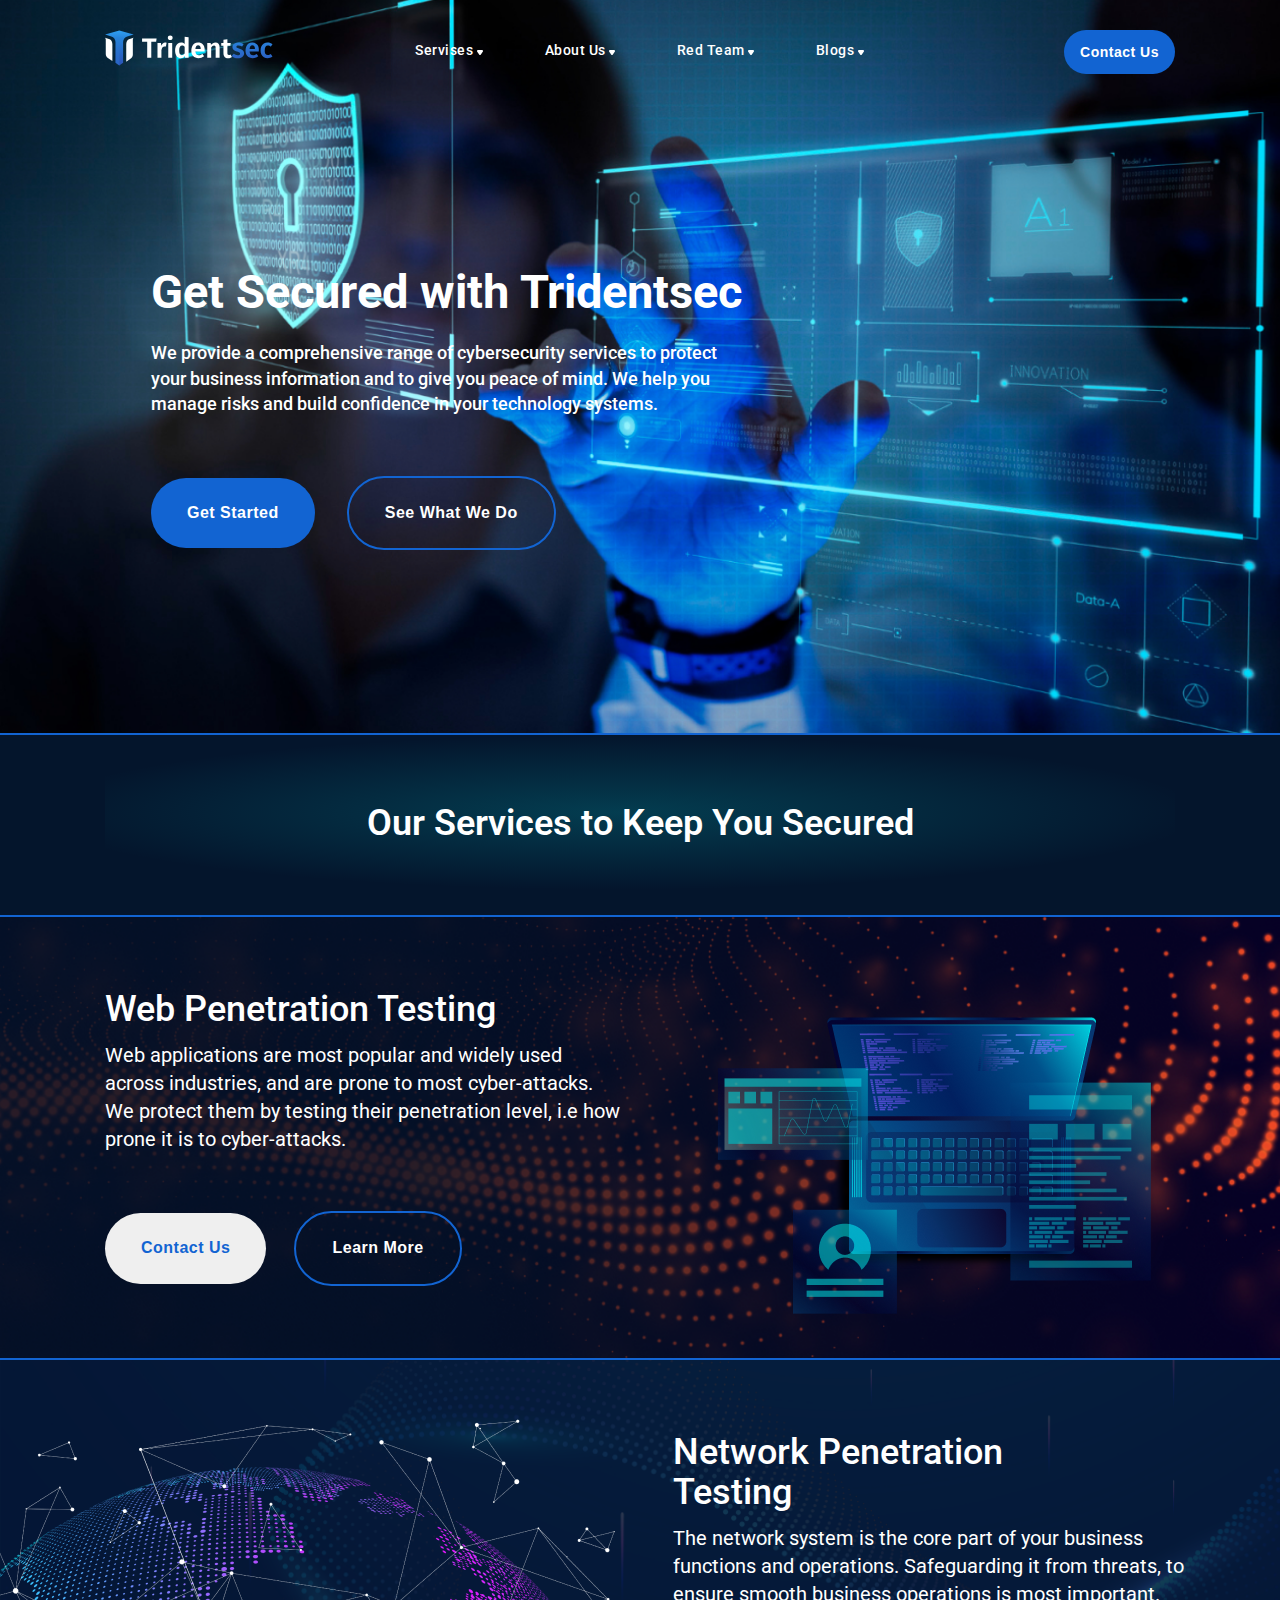
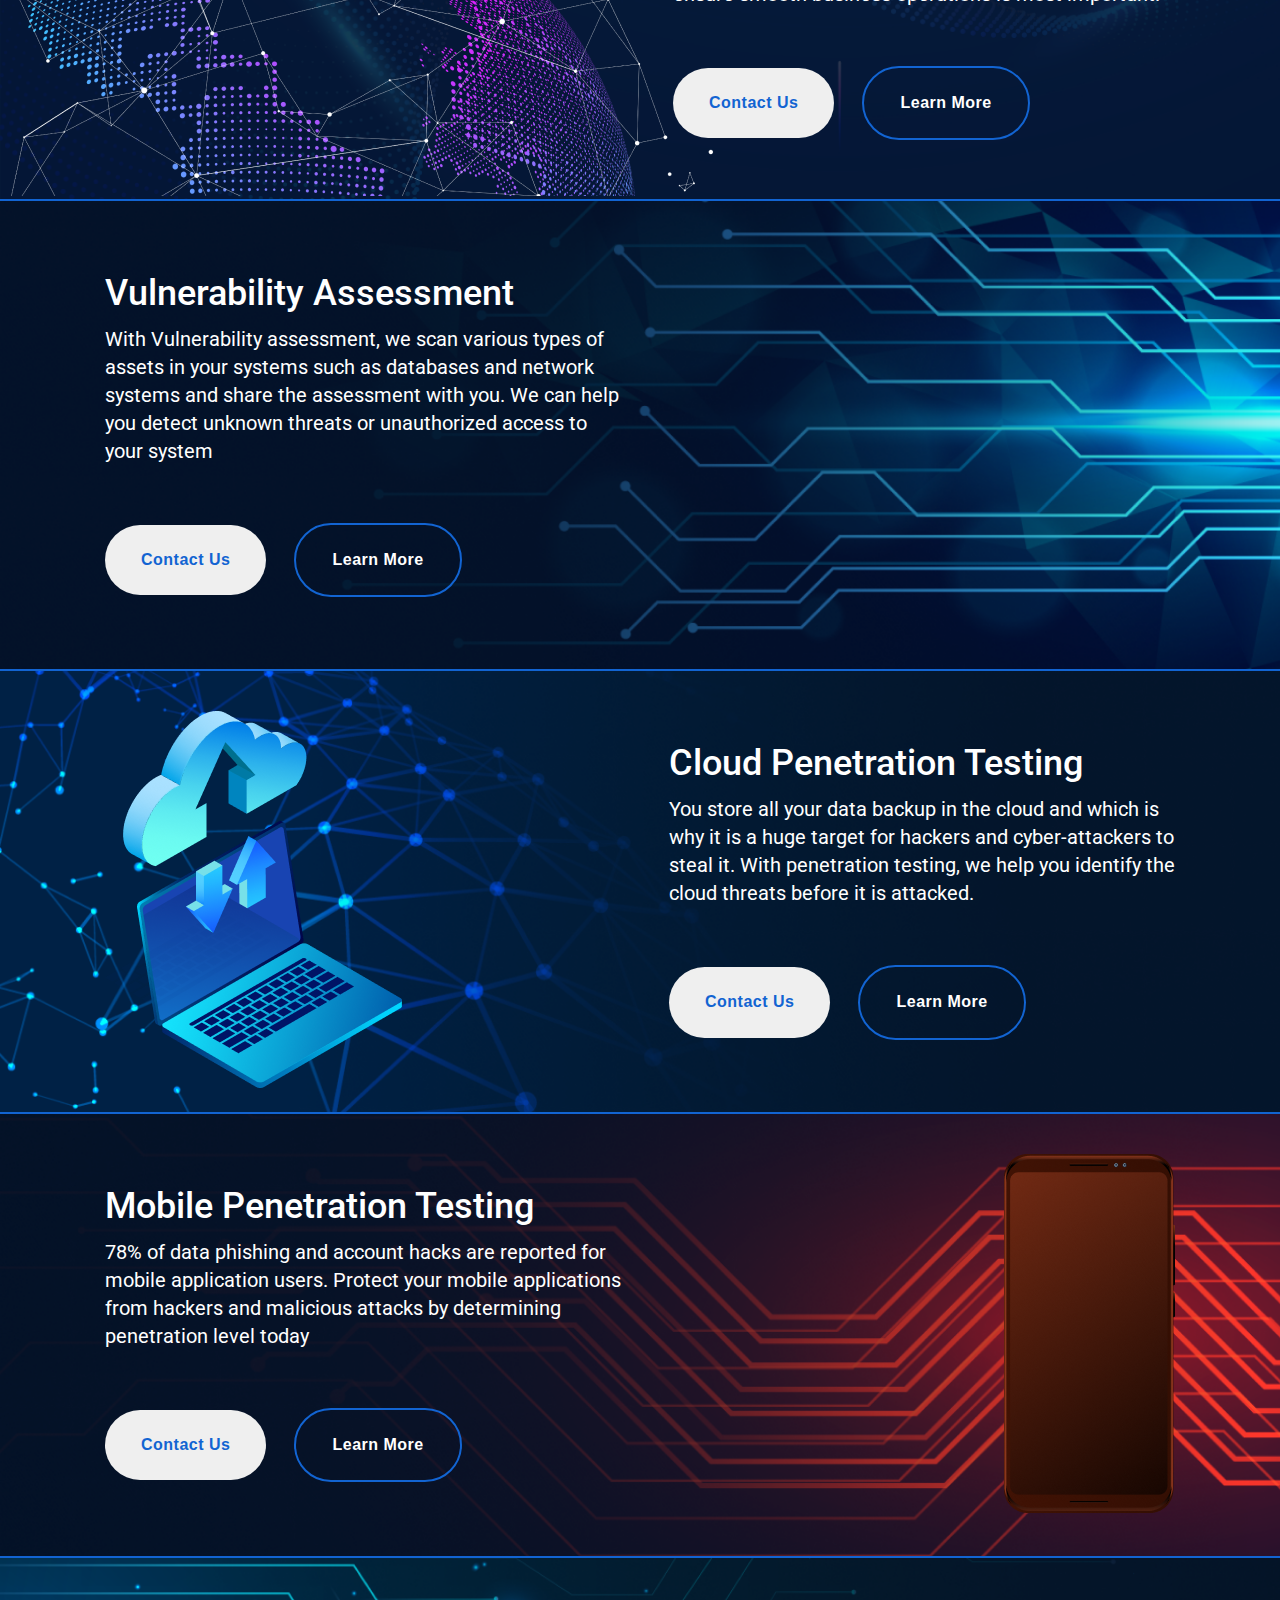
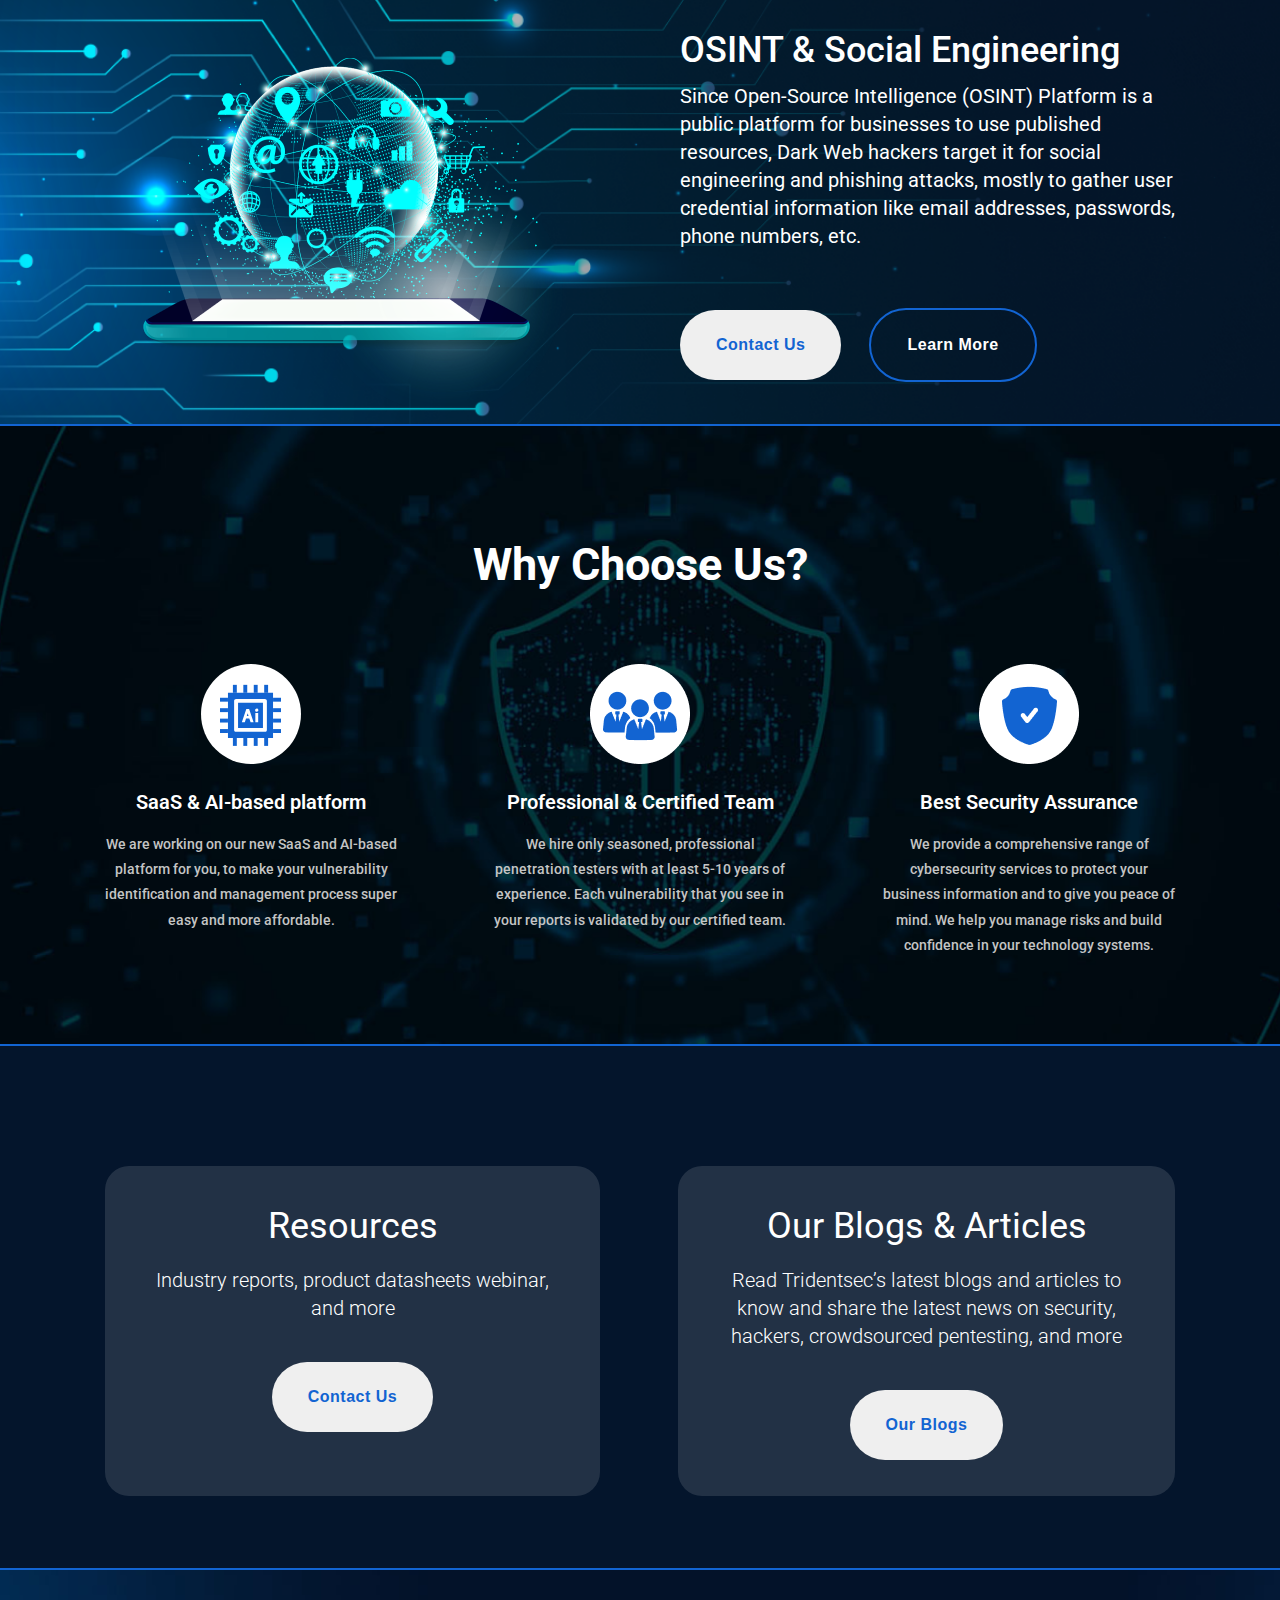
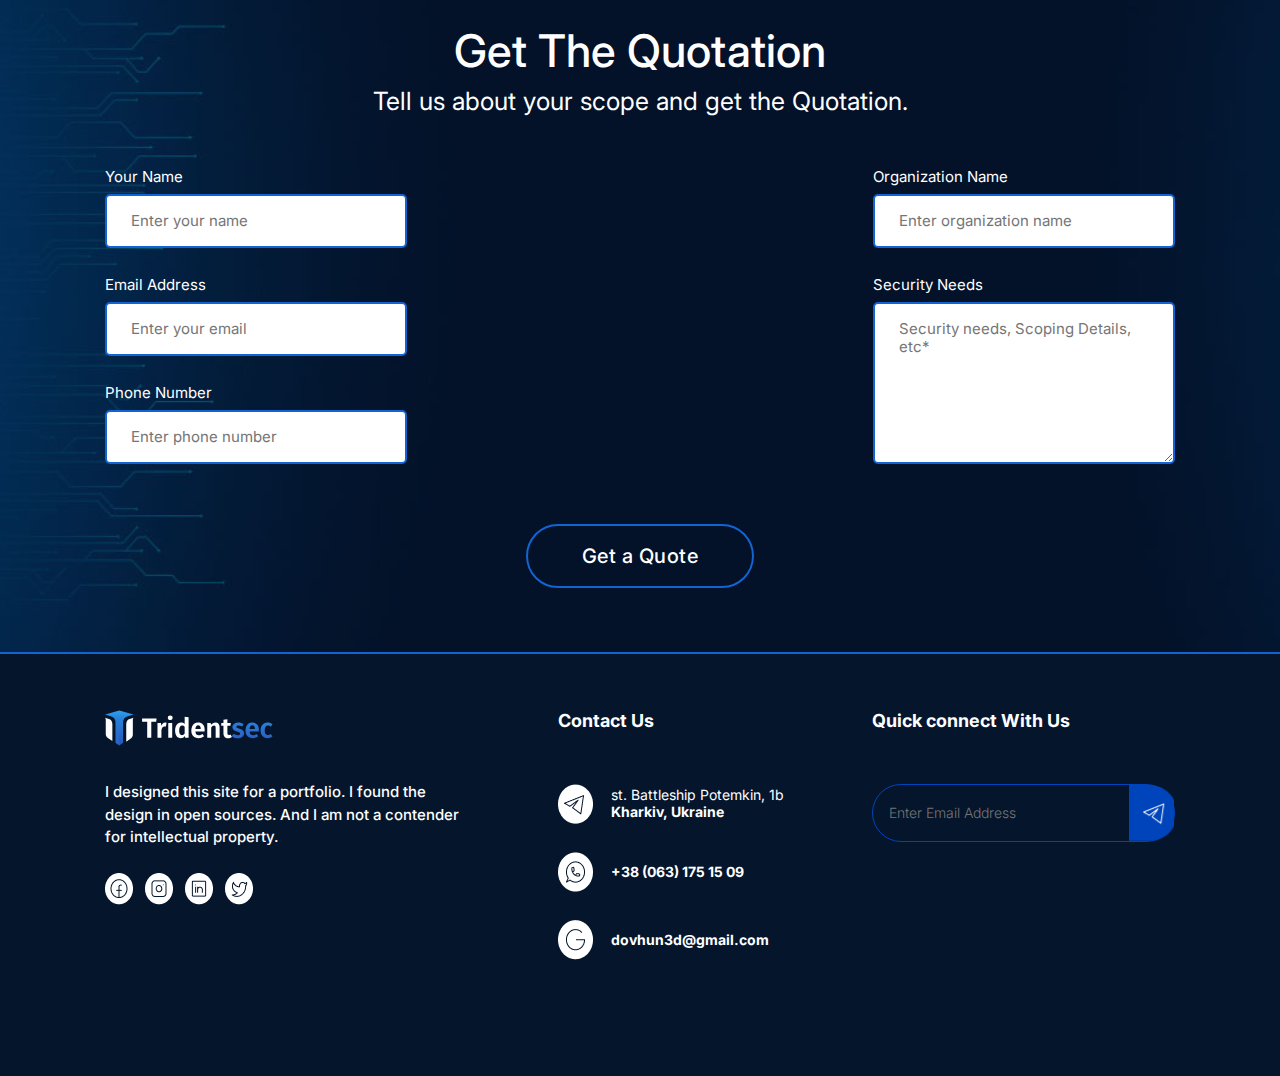
<file: index.html>
<!DOCTYPE html>
<html lang="en">
<head>
    <meta charset="UTF-8">
    <meta http-equiv="X-UA-Compatible" content="IE=edge">
    <meta name="viewport" content="width=device-width, initial-scale=1.0">
    <link rel="preconnect" href="https://fonts.googleapis.com">
    <link rel="preconnect" href="https://fonts.gstatic.com" crossorigin>
    <link href="https://fonts.googleapis.com/css2?family=Inter:wght@500;600;700&family=Roboto:wght@300;400;500&display=swap" rel="stylesheet">    <link rel="stylesheet" href="/css/reset.css">
    <link rel="stylesheet" href="css/styles.css">
    <title>Tridentsec.io</title>
</head>
<body>
    
    <!-- Maine page container -->
    <section class="main">

        <!-- Header container -->

        <header>

            <!-- logo -->

            <div class="wrapper">

                <a href="/index.html"><img src="/img/logo.svg" alt="logo" class="logo-style"></a>

            </div>

            <!-- Navigation menu -->

            <nav class="navigation">

                        
                <div class="dropdown-container">

                    <a href=" " class="nav-but">Servises
                        <img class="icon-nav" src="/img/icon-nav.svg" alt="icon-nav">
                    </a>

                    <div class="dropdown-menu">

                        <a href="/pages/servises/web-penetration-testing.html">Web Penetration Testing</a>

                        <a href="/pages/servises/mobile-penetration-testing.html">Mobile Penetration Testing</a>

                        <a href="/pages/servises/network-penetration-testing.html">Network Penetration Testing</a>

                        <a href="/pages/servises/cloud-penetration-testing.html">Cloud Penetration Testing</a>
                        
                        <a href="/pages/servises/vulnerability-assessment.html">Vulnerability Assessment</a>

                        <a href="/pages/servises/osint-social-engineering.html">OSINT & Social Engineering</a>

                    </div>

                </div>
                
                <a href="/pages/aboutus.html" class="nav-but">About Us
                    <img src="/img/icon-nav.svg" alt="icon-nav">
                </a>

                <a href="" class="nav-but">Red Team
                    <img src="/img/icon-nav.svg" alt="icon-nav">
                </a>

                <a href="/pages/blog.html" class="nav-but">Blogs
                    <img src="/img/icon-nav.svg" alt="icon-nav">
                </a>

            </nav>

            <!-- Button to connection -->

            <div class="button-header-container">

                <a href="#contact-us"><button class="button-header">Contact Us</button></a>

            </div>    

        </header>


        <!-- Container description + CTO -->

        <div class="main-description-container">

            <h2 class="main-description-title">Get Secured with Tridentsec</h2>

            <p class="main-description">We provide a comprehensive range of cybersecurity services to protect

                <br>

                your business information and to give you peace of mind. We help you

                <br>

                manage risks and build confidence in your technology systems.

            </p>

            <div class="main-description-container-cto">

                <a href="#contact-us"><button class="but-getstarted">Get Started</button></a>

                <a href="/pages/aboutus.html"><button class="but-seeus">See What We Do</button></a>

            </div>

        </div>

    </section>

    <!-- Section with Our Servises -->

    <section class="our-servises">

        <div class="our-servises-title-conteiner">

            <h2 class="our-servises-title">Our Services to Keep You Secured</h2>

        </div>

        <!-- Section about Web Penitration -->

        <div class="os-webpenetration">

            <div class="wp-container">

                <h2 class="wp-title">Web Penetration Testing</h2>

                <p class="wp-description">

                    Web applications are most popular and widely used
                    
                    <br>
                    
                    across industries, and are prone to most cyber-attacks.
                    
                    <br>

                    We protect them by testing their penetration level, i.e how
                    
                    <br>
                    
                    prone it is to cyber-attacks.


                </p>

                <div class="os-buttons">

                    <a href="#contact-us"><button class="os-but-contactus">Contact Us</button></a>
 
                    <a href="/pages/servises/web-penetration-testing.html"><button class="os-but-learnmore">Learn More</button></a>

                </div>

                <div class="wp-image">

                    <img src="/img/wp-image.png" alt="computer">

                </div>

            </div>

        </div>

        <!-- Section about Net Penitration (NP) -->
        <div class="np-section">

            <div class="np-conteiner">

                <div class="np-image">

                    <img src="/img/np-image.png" alt="ciber earth">
    
                </div>

                <div class="np-title-description-but">

                    <h2 class="np-title">Network Penetration <br> Testing</h2>

                    <p class="np-description">

                        The network system is the core part of your business
                        
                        <br>
                        
                        functions and operations. Safeguarding it from threats, to
                        
                        <br>
                        
                        ensure smooth business operations is most important.
                    </p>

                    <div class="os-buttons">

                        <a href="#contact-us"><button class="os-but-contactus">Contact Us</button></a>
    
                        <a href="/pages/servises/network-penetration-testing.html"><button class="os-but-learnmore">Learn More</button></a>

                    </div>
                </div>

            </div>

        </div>

        <!-- Section about Vulnerability Assessment (VA) -->
        <div class="va-section">

            <div class="va-container">

                <div class="va-title-description-but">

                    <h2 class="va-title np-title">Vulnerability Assessment</h2>

                    <p class="va-description np-description">With Vulnerability assessment, we scan various types of
                        
                        <br>
                        
                        assets in your systems such as databases and network
                        
                        <br>
                        
                        systems and share the assessment with you. We can help
                        
                        <br>
                        
                        you detect unknown threats or unauthorized access to
                        
                        <br> your system
                    
                    </p>

                    <div class="os-buttons">

                        <a href="#contact-us"><button class="os-but-contactus">Contact Us</button></a>
    
                        <a href="/pages/servises/vulnerability-assessment.html"><button class="os-but-learnmore">Learn More</button></a>

                    </div>

                </div>

            </div>

        </div>

        <!-- Section about Cloud Penetration Testing (CPT) -->
        <div class="cpt-section">

            <div class="cpt-container">

                <div class="cpt-image">

                    <img src="/img/cpt-image.png" alt="computer">

                </div>

                <div class="cpt-title-description-but">

                    <h2 class="np-title">Cloud Penetration Testing</h2>

                    <p class="np-description">You store all your data backup in the cloud and which is
                        
                        <br>
                        
                        why it is a huge target for hackers and cyber-attackers to
                        
                        <br>
                        
                        steal it. With penetration testing, we help you identify the
                        
                        <br>
                        
                        cloud threats before it is attacked.</p>

                    <div class="os-buttons">

                        <a href="#contact-us"><button class="os-but-contactus">Contact Us</button></a>
    
                        <a href="/pages/servises/cloud-penetration-testing.html"><button class="os-but-learnmore">Learn More</button></a>

                    </div>

                </div>

            </div>

        </div>

        <!-- Section about Mobile Penetration Testing (MPT) -->
        <div class="mpt-section">

            <div class="mpt-container">

                <div class="mpt-title-description-but">

                    <h2 class="np-title">Mobile Penetration Testing</h2>

                    <p class="np-description">78% of data phishing and account hacks are reported for
                        
                        <br>
                        
                        mobile application users. Protect your mobile applications
                        
                        <br>
                        
                        from hackers and malicious attacks by determining
                        
                        <br>
                        
                        penetration level today
                    
                    </p>

                    <div class="os-buttons">

                        <a href="#contact-us"><button class="os-but-contactus">Contact Us</button></a>
    
                        <a href="/pages/servises/mobile-penetration-testing.html"><button class="os-but-learnmore">Learn More</button></a>

                    </div>

                </div>

                <div class="mpt-image">

                    <img src="/img/mpt-image.png" alt="mobile-phone">

                </div>

            </div>

        </div>

        <!-- Section about OSINT & Social Engineering (OSE) -->
        <div class="ose-section">

            <div class="ose-container">

                <div class="ose-image">

                    <img src="/img/ose-image.png" alt="computer-with-ciber-earth">

                </div>

                <div class="ose-title-description-but">

                    <h2 class="np-title">OSINT & Social Engineering</h2>

                    <p class="np-description">Since Open-Source Intelligence (OSINT) Platform is a
                        
                        <br>
                        
                        public platform for businesses to use published
                        
                        <br>
                        
                        resources, Dark Web hackers target it for social
                        
                        <br>
                        
                        engineering and phishing attacks, mostly to gather user
                        
                        <br>
                        
                        credential information like email addresses, passwords,
                        
                        <br>
                        
                        phone numbers, etc.
                    
                    </p>

                    <div class="os-buttons">

                        <a href="#contact-us"><button class="os-but-contactus">Contact Us</button></a>
    
                        <a href="/pages/servises/osint-social-engineering.html"><button class="os-but-learnmore">Learn More</button></a>

                    </div>

                </div>

            </div>

        </div>

        <!-- Section about Why Choose Us? (WCU) -->
        <div class="wcu-section">

            <div class="wcu-title-container">

                <div class="wcu-main-title-container">

                    <h2 class="wcu-title">Why Choose Us?</h2>

                </div>

            </div>

            <div class="wcu-description-container">

                <div class="why-container">

                    <img class="why-image" src="/img/sap-image.svg" alt="chip">

                    <h3 class="why-title">SaaS & AI-based platform</h3>

                    <p class="why-description">We are working on our new SaaS and AI-based
                        
                        <br>
                        
                        platform for you, to make your vulnerability
                        
                        <br>
                        
                        identification and management process super
                        
                        <br>
                        
                        easy and more affordable.
                    
                    </p>

                </div>

                <div class="why-container">

                    <img class="why-image" src="/img/pct-image.png" alt="people">

                    <h3 class="why-title">Professional & Certified Team</h3>

                    <p class="why-description">We hire only seasoned, professional
                        
                        <br>
                        
                        penetration testers with at least 5-10 years of
                        
                        <br>
                        
                        experience. Each vulnerability that you see in
                        
                        <br>
                        
                        your reports is validated by our certified team.
                    
                    </p>

                </div>

                <div class="why-container">

                    <img class="why-image" src="/img/bsa-image.png" alt="shield">

                    <h3 class="why-title">Best Security Assurance</h3>

                    <p class="why-description">We provide a comprehensive range of
                        
                        <br>
                        
                        cybersecurity services to protect your
                        
                        <br>
                        
                        business information and to give you peace of
                        
                        <br> mind. We help you manage risks and build
                        
                        <br>
                        
                        confidence in your technology systems.
                    
                    </p>

                </div>

            </div>

        </div>

        <!-- Section with Resources and Our Blogs & Articles (RO) -->
        <div class="section-with-ro">

            <div class="resourse-container">

                <h3 class="resource-title">Resources</h3>

                <p class="resource-description">
                    
                    Industry reports, product datasheets webinar,
                    
                    <br>
                    
                    and more
                
                </p>

                <a href="#contact-us"><button class="resource-but">Contact Us</button></a>

            </div>

            <div class="blog-container">

                <h3 class="resource-title">Our Blogs & Articles</h3>

                <p class="resource-description">
                    
                    Read Tridentsec’s latest blogs and articles to
                    
                    <br>
                    
                    know and share the latest news on security,
                    
                    <br>
                    
                    hackers, crowdsourced pentesting, and more
                
                </p>

                <a href="/pages/blog.html"><button class="resource-but">Our Blogs</button></a>

            </div>

        </div>

        <!-- Section sixth (with title and form) -->
        <div class="sixth-page" id="contact-us">

            <div class="title-form-container">

                <div class="title-description-container">

                    <h2 class="title-sixth-page">Get The Quotation</h2>

                    <p class="description-sixth-page">

                        Tell us about your scope and get the Quotation.

                    </p>

                </div>

                <form action="#" class="form-container">

                    <div class="column-container">

                        <div class="input-container">

                            <label for="name">Your Name</label>

                            <input class="input-form" type="text" id="name" placeholder="Enter your name">

                        </div>

                        <div class="input-container">
                            
                            <label for="email">Email Address</label>

                            <input class="input-form" type="email" id="email" placeholder="Enter your email">

                        </div>

                        <div class="input-container">
                            
                            <label for="phone">Phone Number</label>

                            <input class="input-form" type="tel" id="phone" placeholder="Enter phone number">

                        </div>

                    </div>

                    <div class="column-container">

                        <div class="input-container">

                            <label for="name-organization">Organization Name </label>

                            <input class="input-form" type="text" id="name-organization" placeholder="Enter organization name ">

                        </div>

                        <div class="input-container">

                            <label for="security-needs">Security Needs </label>

                            <textarea name="text-area" id="security-needs" cols="30" rows="7" placeholder="Security needs, Scoping Details, etc*"></textarea>

                        </div>

                    </div>  

                </form>

                <button class="quote-but">Get a Quote</button>

            </div>

        </div>

        <!-- Section with Footer -->
        <footer>

            <div class="section-footer">

                <div class="logo-container">

                    <img src="/img/logo.svg" alt="logo">

                    <p class="logo-description">
                            
                        I designed this site for a portfolio. I found the design in open sources. And I am not a contender for intellectual property.
                        
                    </p>

                    <div class="social-media">

                        <a href="https://www.instagram.com/gretoq" ><img class="sm-imag" src="/img/facebook.png" alt="facebook"></a>

                        <a href="https://www.instagram.com/gretoq" ><img class="sm-imag" src="/img/instagram.png" alt="instagram"></a>

                        <a href="https://www.linkedin.com/in/artem-dovhun-2aa68b236"><img class="sm-imag" src="/img/linkedin.png" alt="linkedin"></a>
                        
                        <a href="https://www.instagram.com/gretoq" ><img class="sm-imag" src="/img/twitter.png" alt="twitter"></a>

                    </div>

                </div>

                <div class="contactus-container">

                    <h4 class="contactus-container">Contact Us</h4>

                    <div class="paperplane-container">

                        <img src="/img/paper-plane-image.png" alt="paper-plane">

                        <div class="paperplane-description">

                            <h5 class="address1">st. Battleship Potemkin, 1b</h5>

                            <h6 class="address2">Kharkiv, Ukraine</h6>

                        </div>

                    </div>

                    <div class="cellphone-description">

                        <img src="/img/cellphone-image.png" alt="cell-phone">

                        <a href="tel:+380631751509" class="contact-tel">+38 (063) 175 15 09</a>

                    </div>

                    <div class="email-description">

                        <img src="/img/google-image.png" alt="google-image">

                        <a href="mailto:dovhun3d@gmail.com" class="contact-email">dovhun3d@gmail.com</a>
                            
                    </div>
                        
                </div>

                <div class="quick-container">

                    <h4 class="quick-title">Quick connect With Us</h4>
                    
                    <div class="form-quick-email">

                        <input class="quick-email-input" type="email" name="quick-email" placeholder="Enter Email Address">

                        <input type="submit" value="" class="quick-email-input-image">

                    </div>
                        

                </div>

            </div>

        </footer>

    </section>

</body>
</html>
</file>
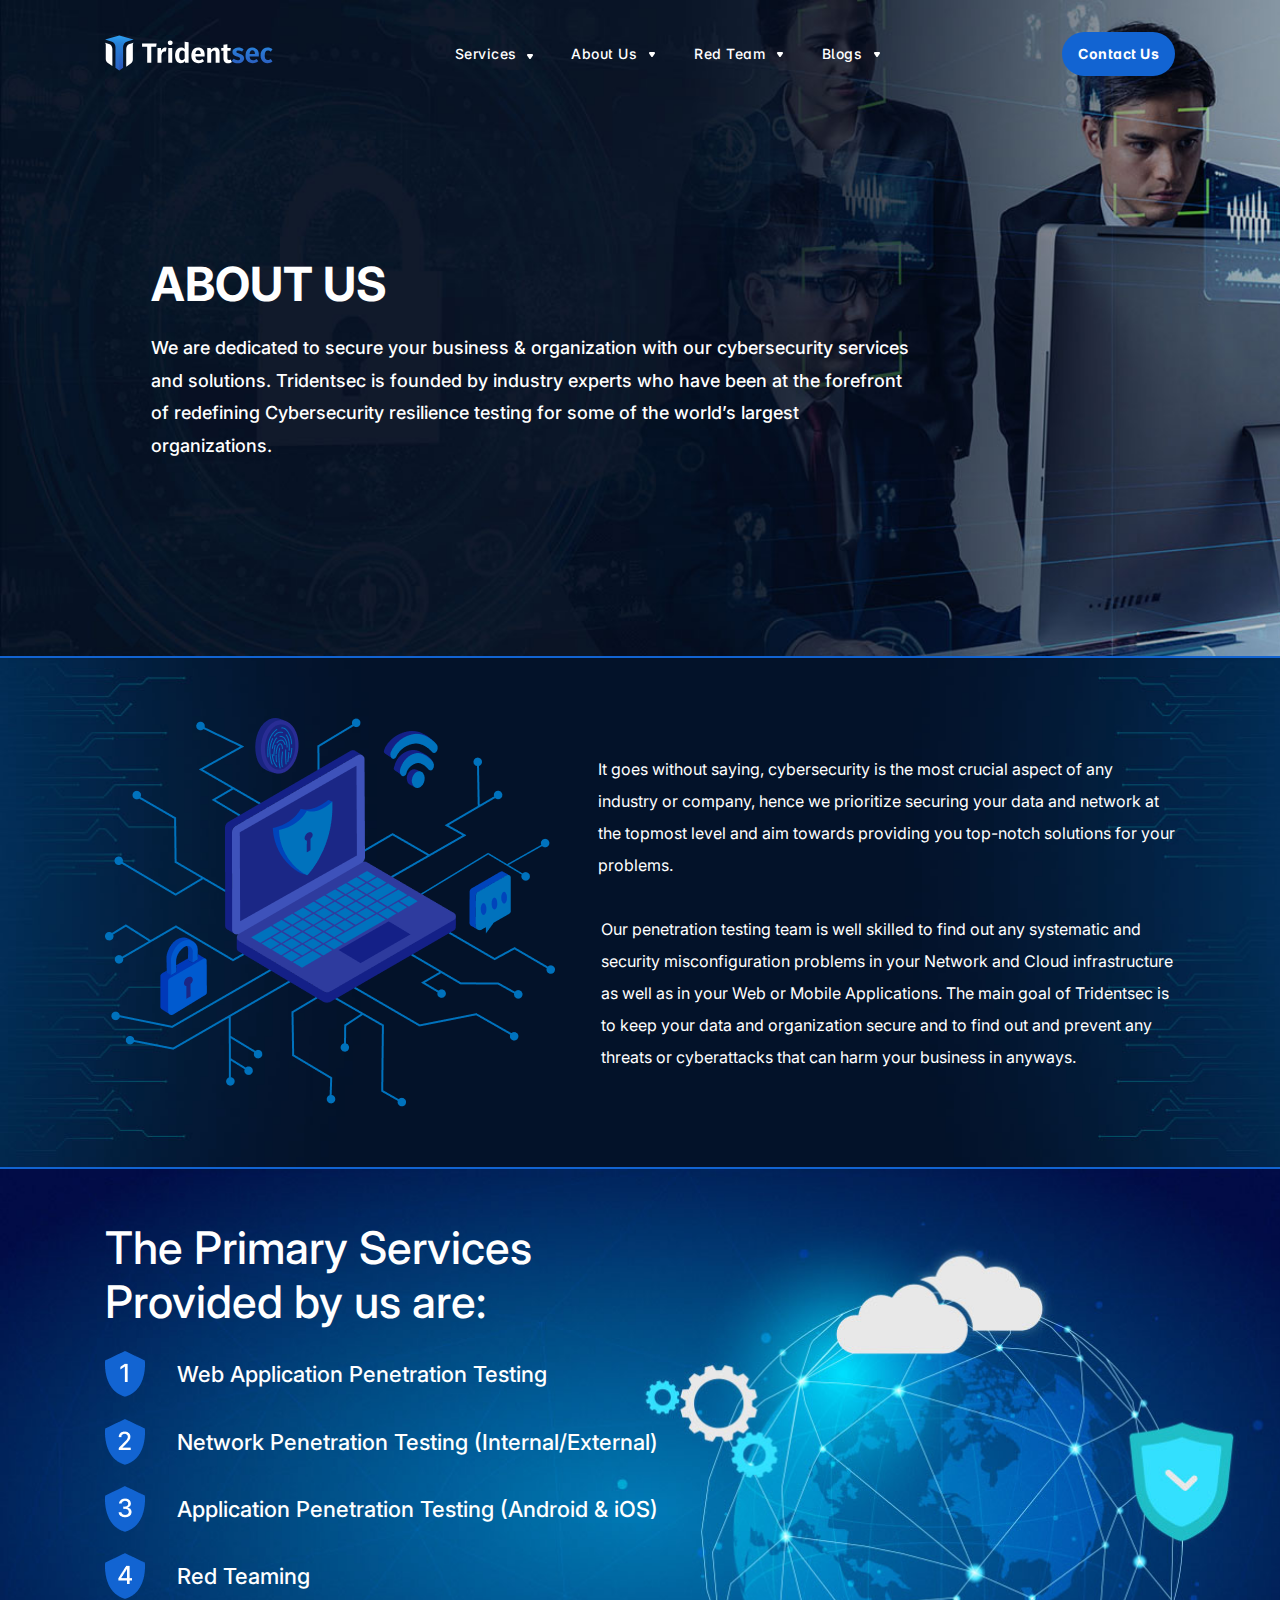
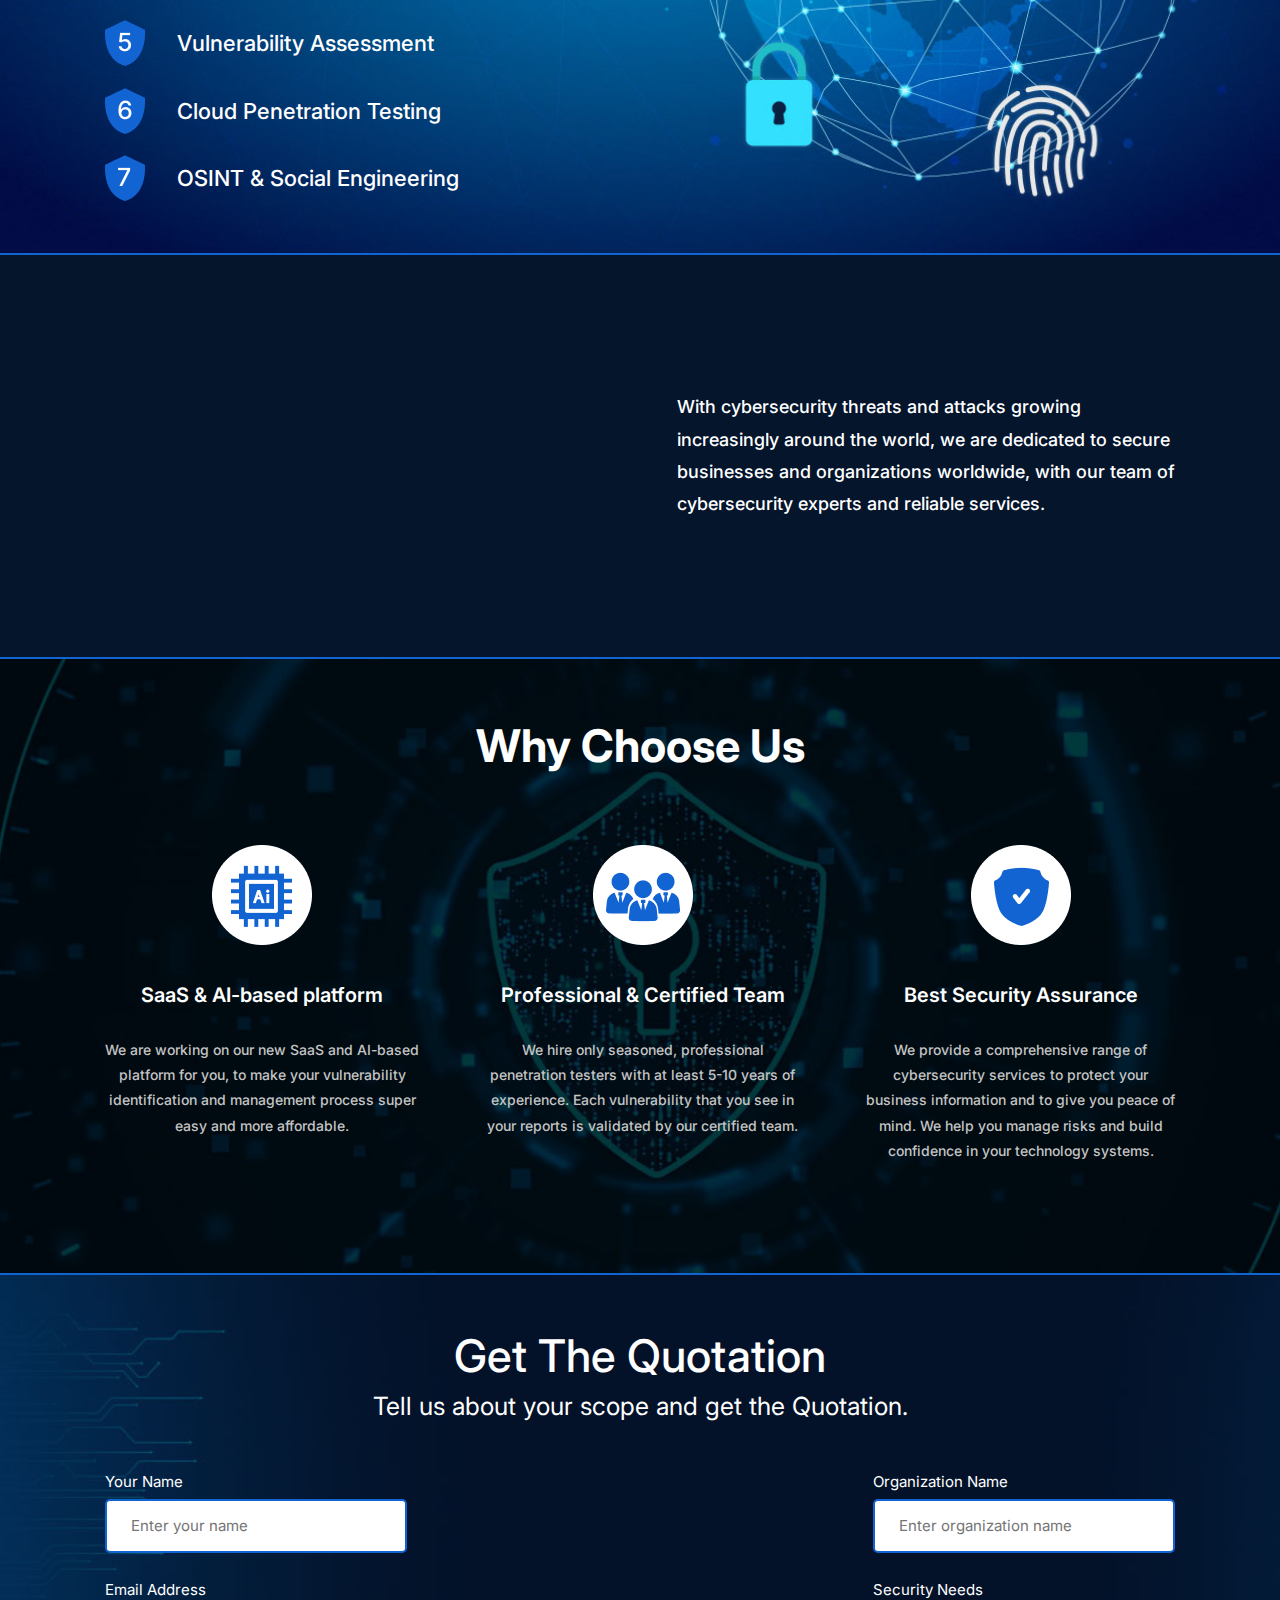
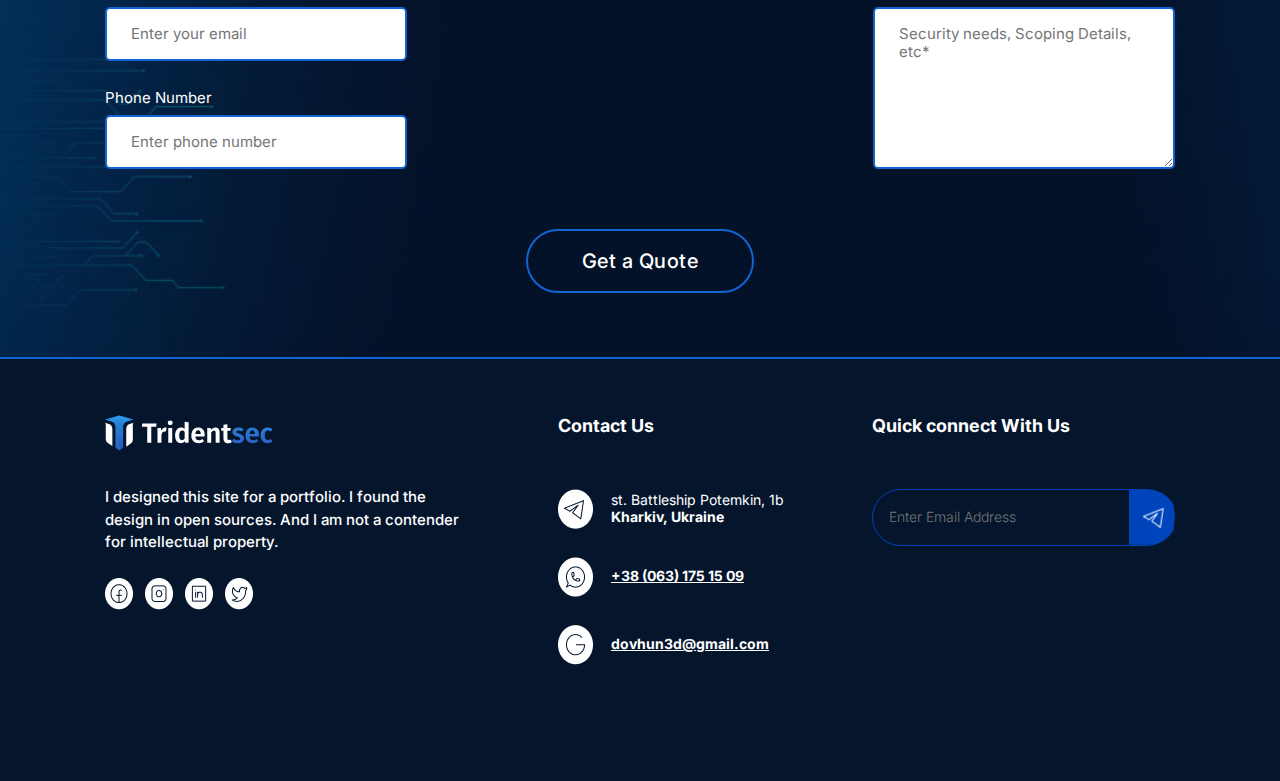
<file: pages/aboutus.html>
<!DOCTYPE html>
<html lang="en">
<head>
    <meta charset="UTF-8">
    <meta http-equiv="X-UA-Compatible" content="IE=edge">
    <meta name="viewport" content="width=device-width, initial-scale=1.0">
    <link rel="preconnect" href="https://fonts.googleapis.com">
    <link rel="preconnect" href="https://fonts.gstatic.com" crossorigin>
    <link href="https://fonts.googleapis.com/css2?family=Inter:wght@500;600;700&family=Roboto:wght@300;400;500&display=swap" rel="stylesheet">    <link rel="stylesheet" href="/css/reset.css">
    <link rel="stylesheet" href="/css/styles-aboutus.css">
    <title>About Us</title>
</head>
<body>

    <!-- Section first (with header, navigation menu and button "Contact Us") -->
    <div class="first-page">

        <div class="header-container">

            <a href="/index.html"><img src="/img/logo.svg" alt="logo" class="logo-style"></a>

            

            <nav class="list-container">

                <div class="dropdown">

                    <div class="nav-but-conteiner">

                        <a class="nav-but">Services</a>

                        <img src="/img/icon-nav.svg" alt="icon-navigation">

                    </div>

                    <div class="dropdown-content">

                        <a href="/pages/servises/web-penetration-testing.html">Web Penetration Testing</a>

                        <a href="/pages/servises/mobile-penetration-testing.html">Mobile Penetration Testing</a>

                        <a href="/pages/servises/network-penetration-testing.html">Network Penetration Testing</a>

                        <a href="/pages/servises/cloud-penetration-testing.html">Cloud Penetration Testing</a>
                        
                        <a href="/pages/servises/vulnerability-assessment.html">Vulnerability Assessment</a>

                        <a href="/pages/servises/osint-social-engineering.html">OSINT & Social Engineering</a>

                    </div>

                </div>

                <div class="inside-list-container">

                    <a class="nav-but" href="/pages/aboutus.html"><h5 class="list-title">About Us</h5></a>

                    <img src="/img/icon-nav.svg" alt="icon-navigation">

                </div>

                <div class="inside-list-container">

                    <a class="nav-but" href=""><h5 class="list-title">Red Team</h5></a>

                    <img src="/img/icon-nav.svg" alt="icon-navigation">

                </div>

                <div class="inside-list-container">

                    <a class="nav-but" href="/pages/blog.html"><h5 class="list-title">Blogs</h5></a>

                    <img src="/img/icon-nav.svg" alt="icon-navigation">

                </div>

            </nav>

            <a href="#contact-us"><button class="header-button">Contact Us</button></a>

        </div>

        <div class="first-description-container">

            <h1 class="title-first-page">ABOUT US</h1>

            <p class="description-first-page">

                We are dedicated to secure your business & organization with our cybersecurity services
                
                <br>
                
                and solutions. Tridentsec is founded by industry experts who have been at the forefront
                
                <br>
                
                of redefining Cybersecurity resilience testing for some of the world’s largest
                
                <br>
                
                organizations.

            </p>

        </div>

    </div>

    <!-- Section second (with image and descriptions) -->
    <div class="second-page">

        <div class="second-page-container">

            <img src="/img/about-us/image-1.png" alt="computer-with-icons">

            <div class="second-page-descriptions">

                <p class="second-page-description">

                    It goes without saying, cybersecurity is the most crucial aspect of any
                    
                    <br>
                    
                    industry or company, hence we prioritize securing your data and network at
                    
                    <br>
                    
                    the topmost level and aim towards providing you top-notch solutions for your
                    
                    <br>
                    
                    problems.

                </p>

                <p class="second-page-description">

                    Our penetration testing team is well skilled to find out any systematic and
                    
                    <br>
                    
                    security misconfiguration problems in your Network and Cloud infrastructure
                    
                    <br>
                    
                    as well as in your Web or Mobile Applications. The main goal of Tridentsec is
                    
                    <br>
                    
                    to keep your data and organization secure and to find out and prevent any
                    
                    <br>
                    
                    threats or cyberattacks that can harm your business in anyways.

                </p>

            </div>

        </div>

    </div>

    <!-- Section third (with title and descriptions) -->
    <div class="third-page">

        <div class="third-title-description-container">

            <h2 class="third-title">
                
                The Primary Services
                
                <br>
                
                Provided by us are:
            
            </h2>

            <div class="services-description-container">

                <img src="/img/about-us/image-3-1.png" alt="shield-with-number-1">

                <p class="third-description">

                    Web Application Penetration Testing

                </p>

            </div>

            <div class="services-description-container">

                <img src="/img/about-us/image-3-2.png" alt="shield-with-number-2">

                <p class="third-description">

                    Network Penetration Testing (Internal/External)

                </p>

            </div>

            <div class="services-description-container">

                <img src="/img/about-us/image-3-3.png" alt="shield-with-number-3">

                <p class="third-description">

                    Application Penetration Testing (Android & iOS)

                </p>

            </div>

            <div class="services-description-container">

                <img src="/img/about-us/image-3-4.png" alt="shield-with-number-4">

                <p class="third-description">

                    Red Teaming

                </p>

            </div>

            <div class="services-description-container">

                <img src="/img/about-us/image-3-5.png" alt="shield-with-number-5">

                <p class="third-description">

                    Vulnerability Assessment

                </p>

            </div>

            <div class="services-description-container">

                <img src="/img/about-us/image-3-6.png" alt="shield-with-number-6">

                <p class="third-description">

                    Cloud Penetration Testing

                </p>

            </div>

            <div class="services-description-container">

                <img src="/img/about-us/image-3-7.png" alt="shield-with-number-7">

                <p class="third-description">

                    OSINT & Social Engineering

                </p>

            </div>

        </div>

    </div>

    <!-- Section fourth (with youtube video and descriptions) -->
    <div class="fourth-page">

        <iframe class="video-container" width="500" height="314" src="https://www.youtube.com/embed/7jG4g5ZJgIE" 
        
            title="YouTube video player" frameborder="0" 
        
            allow="accelerometer; autoplay; clipboard-write; encrypted-media; gyroscope; picture-in-picture" 
            
            allowfullscreen>
        
        </iframe>

        <div class="fourth-description-container">

            <p class="fourth-description">

                With cybersecurity threats and attacks growing
                
                <br>
                
                increasingly around the world, we are dedicated to secure
                
                <br>
                
                businesses and organizations worldwide, with our team of
                
                <br>
                
                cybersecurity experts and reliable services.

            </p>

        </div>


    </div>
    
    <!-- Section fifth (with title and descriptions with image) -->
    <div class="fifth-page">

        <div class="fifth-page-container">

            <h2 class="fifth-page-title">Why Choose Us</h2>

            <div class="arguments-container">

                <div class="argument">

                    <img src="/img/sap-image.png" alt="chip">

                    <h4 class="arguments-title">SaaS & AI-based platform</h4>

                    <p class="arguments-description">

                        We are working on our new SaaS and AI-based
                        
                        <br>
                        
                        platform for you, to make your vulnerability
                        
                        <br>
                        
                        identification and management process super
                        
                        <br>
                        
                        easy and more affordable.
                        
                    </p>

                </div>

                <div class="argument">

                    <img src="/img/pct-image.png" alt="people">

                    <h4 class="arguments-title">Professional & Certified Team</h4>

                    <p class="arguments-description">

                        We hire only seasoned, professional
                        
                        <br>
                        
                        penetration testers with at least 5-10 years of
                        
                        <br>
                        
                        experience. Each vulnerability that you see in
                        
                        <br>
                        
                        your reports is validated by our certified team.
                        
                    </p>

                </div>

                <div class="argument">

                    <img src="/img/bsa-image.png" alt="shield">

                    <h4 class="arguments-title">Best Security Assurance</h4>

                    <p class="arguments-description">

                        We provide a comprehensive range of
                        
                        <br>
                        
                        cybersecurity services to protect your
                        
                        <br>
                        
                        business information and to give you peace of
                        
                        <br>
                        
                        mind. We help you manage risks and build
                        
                        <br>
                        
                        confidence in your technology systems.
                        
                    </p>

                </div>

            </div>

        </div>

    </div>

    <!-- Section sixth (with title and form) -->
    <div class="sixth-page" id="contact-us">

        <div class="title-form-container">

            <div class="title-description-container">

                <h2 class="title-sixth-page">Get The Quotation</h2>

                <p class="description-sixth-page">

                    Tell us about your scope and get the Quotation.

                </p>

            </div>

            <form action="#" class="form-container">

                <div class="column-container">

                    <div class="input-container">

                        <label for="name">Your Name</label>

                        <input class="input-form" type="text" id="name" placeholder="Enter your name">

                    </div>

                    <div class="input-container">
                        
                        <label for="email">Email Address</label>

                        <input class="input-form" type="email" id="email" placeholder="Enter your email">

                    </div>

                    <div class="input-container">
                        
                        <label for="phone">Phone Number</label>

                        <input class="input-form" type="tel" id="phone" placeholder="Enter phone number">

                    </div>

                </div>

                <div class="column-container">

                    <div class="input-container">

                        <label for="name-organization">Organization Name </label>

                        <input class="input-form" type="text" id="name-organization" placeholder="Enter organization name ">

                    </div>

                    <div class="input-container">

                        <label for="security-needs">Security Needs </label>

                        <textarea name="text-area" id="security-needs" cols="30" rows="7" placeholder="Security needs, Scoping Details, etc*"></textarea>

                    </div>

                </div>  

            </form>

            <button class="quote-but">Get a Quote</button>

        </div>

    </div>

    <!-- Section with Footer -->
    <footer>

        <div class="section-footer">

            <div class="logo-container">

                <img src="/img/logo.svg" alt="logo">

                <p class="logo-description">
                        
                    I designed this site for a portfolio. I found the design in open sources. And I am not a contender for intellectual property.
                    
                </p>

                <div class="social-media">

                    <a href="https://www.instagram.com/gretoq" ><img class="sm-imag" src="/img/facebook.png" alt="facebook"></a>

                    <a href="https://www.instagram.com/gretoq" ><img class="sm-imag" src="/img/instagram.png" alt="instagram"></a>

                    <a href="https://www.linkedin.com/in/artem-dovhun-2aa68b236"><img class="sm-imag" src="/img/linkedin.png" alt="linkedin"></a>
                    
                    <a href="https://www.instagram.com/gretoq" ><img class="sm-imag" src="/img/twitter.png" alt="twitter"></a>

                </div>

            </div>

            <div class="contactus-container">

                <h4 class="contactus-container">Contact Us</h4>

                <div class="paperplane-container">

                    <img src="/img/paper-plane-image.png" alt="paper-plane">

                    <div class="paperplane-description">

                        <h5 class="address1">st. Battleship Potemkin, 1b</h5>

                        <h6 class="address2">Kharkiv, Ukraine</h6>

                    </div>

                </div>

                <div class="cellphone-description">

                    <img src="/img/cellphone-image.png" alt="cell-phone">

                    <a href="tel:+380631751509" class="contact-tel">+38 (063) 175 15 09</a>

                </div>

                <div class="email-description">

                    <img src="/img/google-image.png" alt="google-image">

                    <a href="mailto:dovhun3d@gmail.com" class="contact-email">dovhun3d@gmail.com</a>
                        
                </div>
                    
            </div>

            <div class="quick-container">

                <h4 class="quick-title">Quick connect With Us</h4>
                
                <div class="form-quick-email">

                    <input class="quick-email-input" type="email" name="quick-email" placeholder="Enter Email Address">

                    <input type="submit" value="" class="quick-email-input-image">

                </div>
                    

            </div>

        </div>

    </footer>

</body>
</html>
</file>
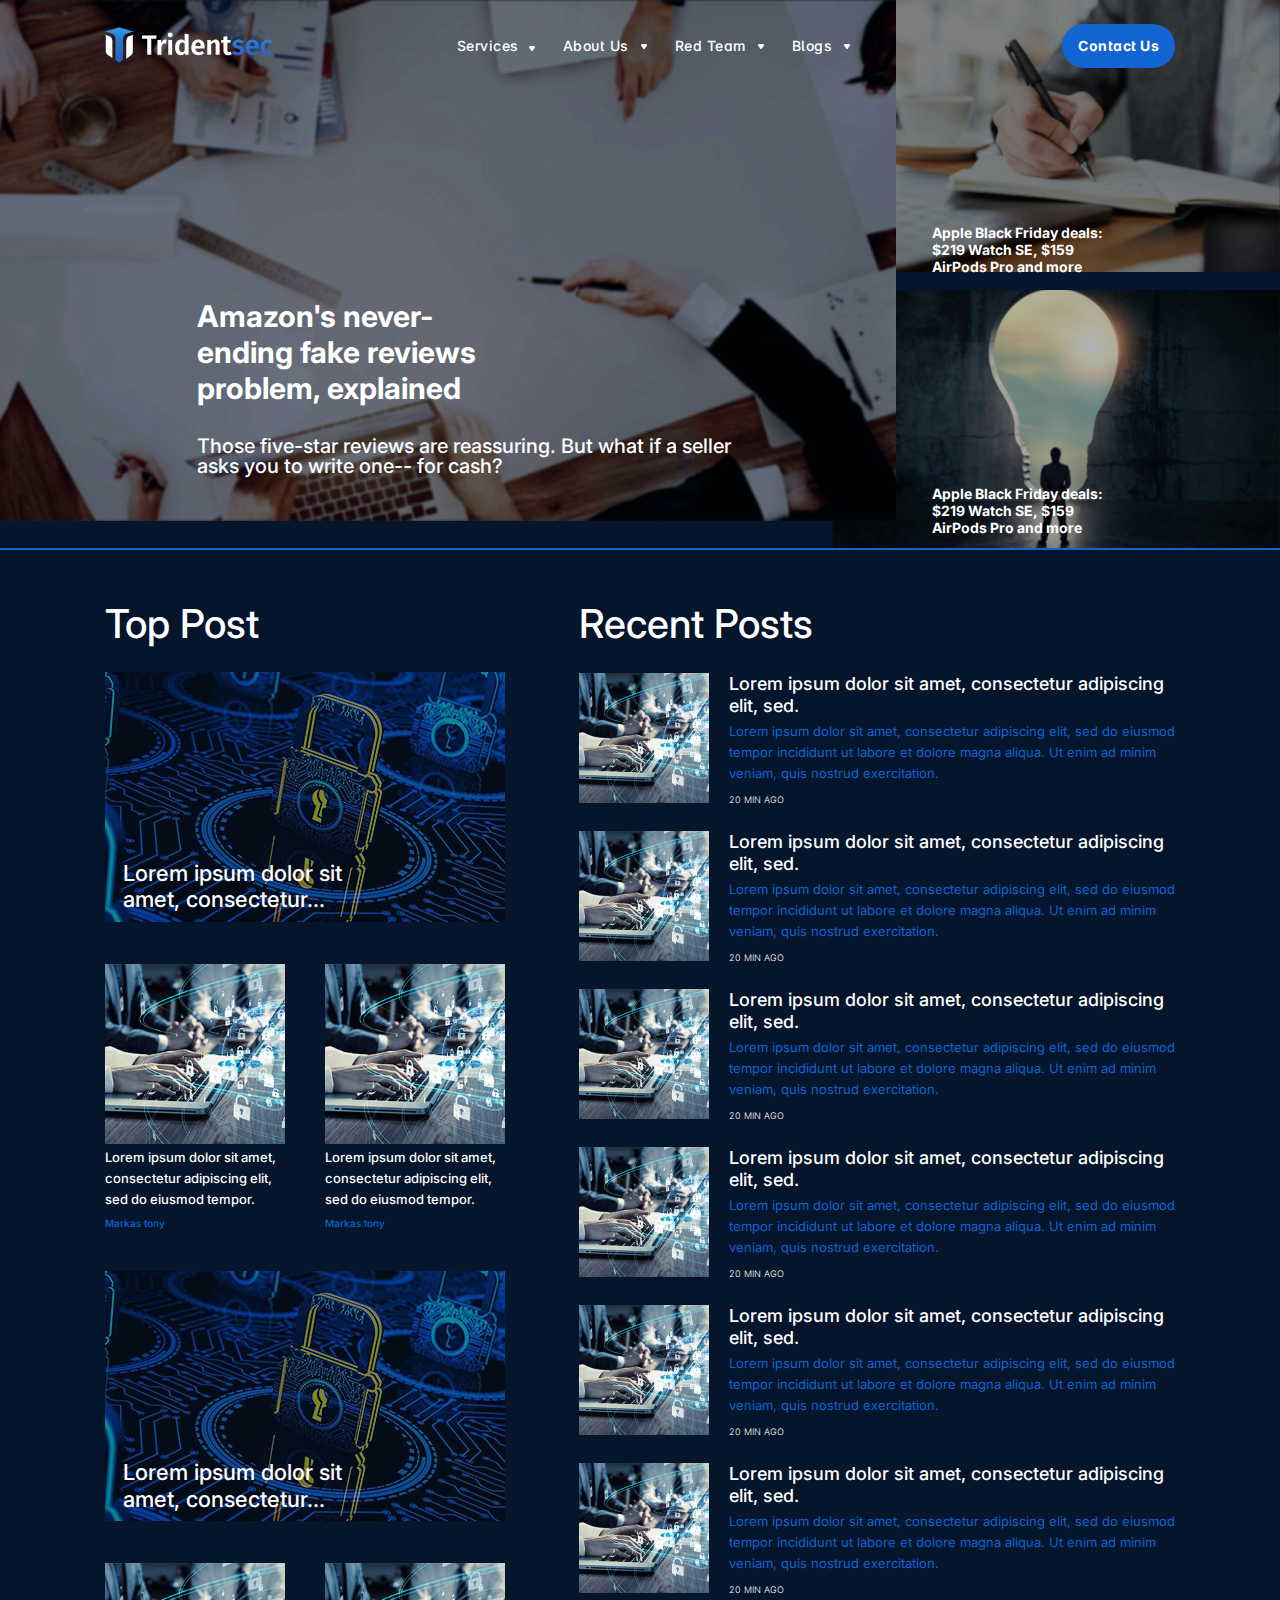
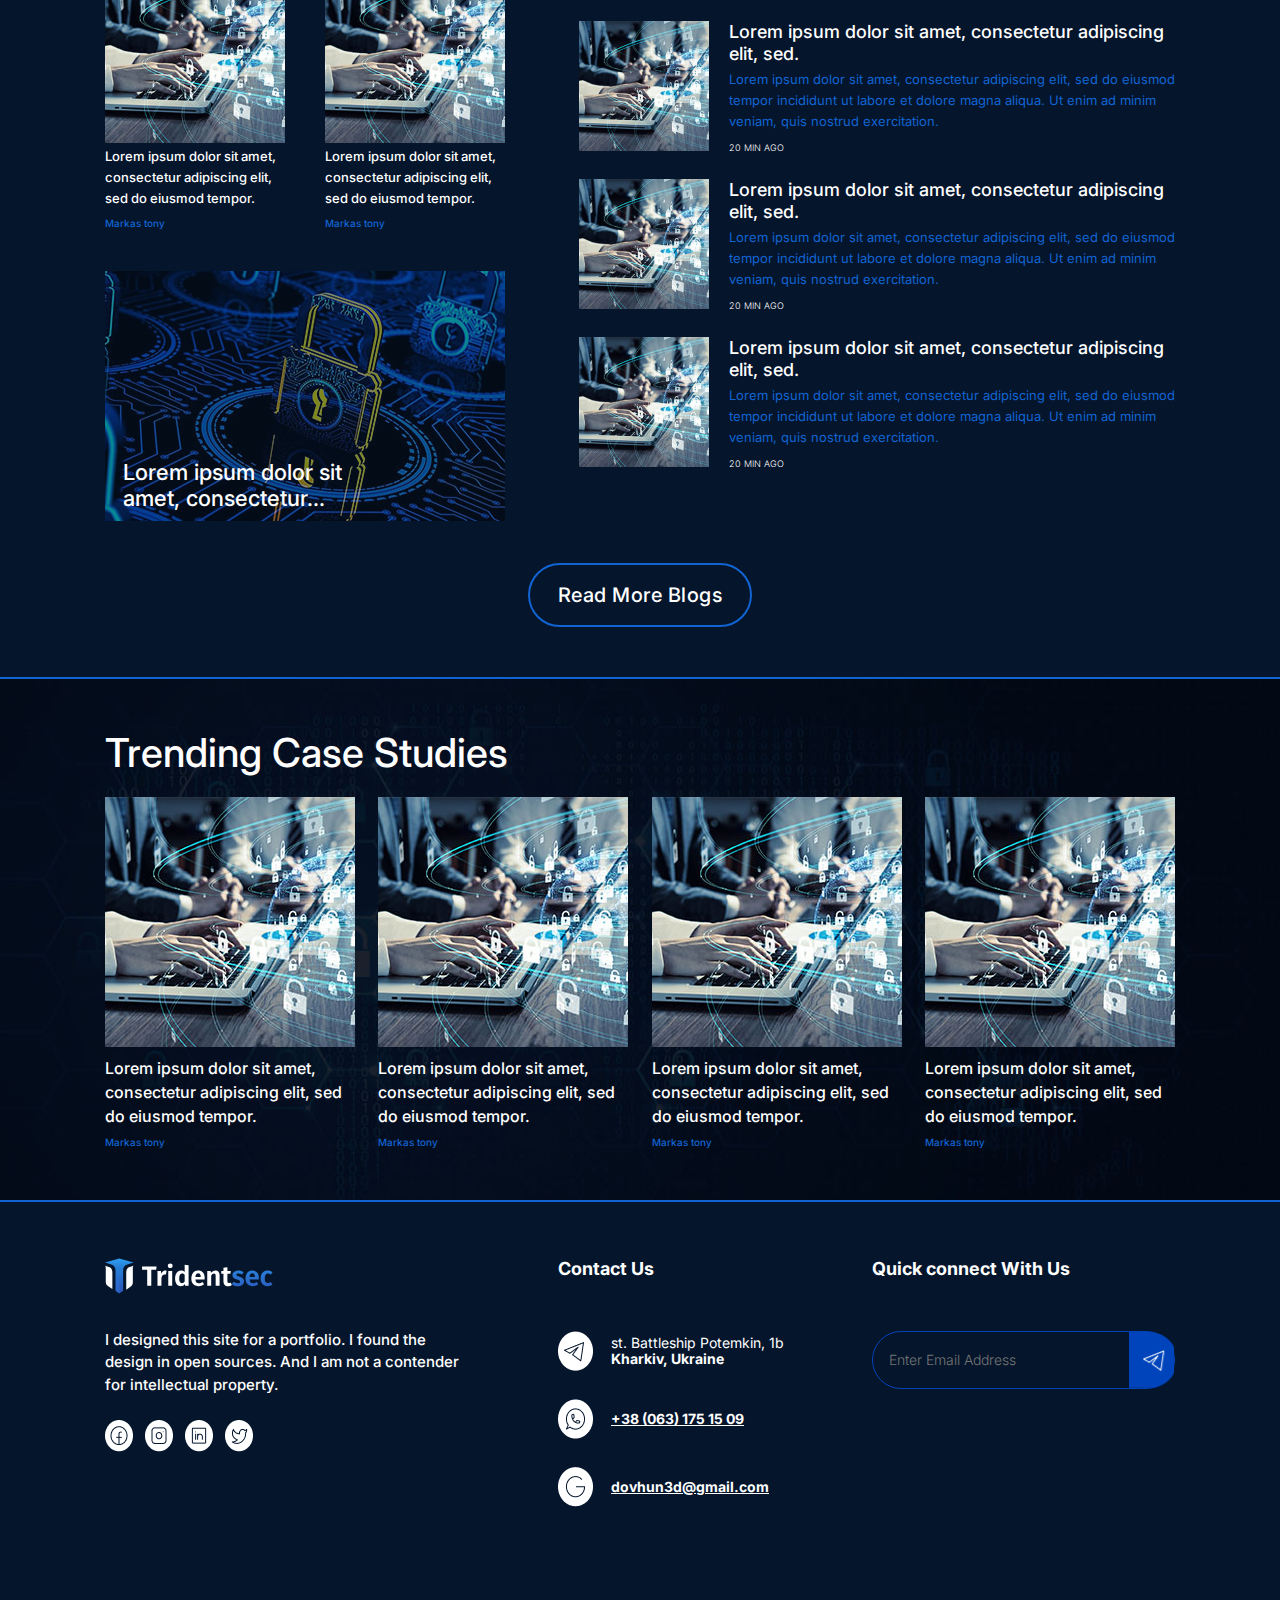
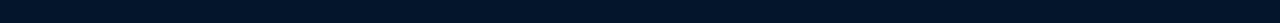
<file: pages/blog.html>
<!DOCTYPE html>
<html lang="en">
<head>
    <meta charset="UTF-8">
    <meta http-equiv="X-UA-Compatible" content="IE=edge">
    <meta name="viewport" content="width=device-width, initial-scale=1.0">
    <link rel="preconnect" href="https://fonts.googleapis.com">
    <link rel="preconnect" href="https://fonts.gstatic.com" crossorigin>
    <link href="https://fonts.googleapis.com/css2?family=Inter:wght@500;600;700&family=Roboto:wght@300;400;500&display=swap" rel="stylesheet">    <link rel="stylesheet" href="/css/reset.css">
    <link rel="stylesheet" href="/css/styles-blog.css">
    <title>Blog</title>
</head>
<body>

    <div class="first-page">

        <div class="header-container">

            <a href="/index.html"><img src="/img/logo.svg" alt="logo" class="logo-style"></a>

            <nav class="navigation-container">

                <div class="dropdown">

                    <div class="nav-but-conteiner">

                        <a class="nav-but">Services</a>

                        <img src="/img/icon-nav.svg" alt="icon-navigation">

                    </div>

                    <div class="dropdown-content">

                        <a href="/pages/servises/web-penetration-testing.html">Web Penetration Testing</a>

                        <a href="/pages/servises/mobile-penetration-testing.html">Mobile Penetration Testing</a>

                        <a href="/pages/servises/network-penetration-testing.html">Network Penetration Testing</a>

                        <a href="/pages/servises/cloud-penetration-testing.html">Cloud Penetration Testing</a>
                        
                        <a href="/pages/servises/vulnerability-assessment.html">Vulnerability Assessment</a>

                        <a href="/pages/servises/osint-social-engineering.html">OSINT & Social Engineering</a>

                    </div>

                </div>

                <div class="inside-list-contsiner">

                    <a class="nav-but" href="/pages/aboutus.html"><h5 class="list-title">About Us</h5></a>

                    <img src="/img/icon-nav.svg" alt="icon-navigation">

                </div>

                <div class="inside-list-contsiner">

                    <a class="nav-but" href=""><h5 class="list-title">Red Team</h5></a>

                    <img src="/img/icon-nav.svg" alt="icon-navigation">

                </div>

                <div class="inside-list-contsiner">

                    <a class="nav-but" href="/pages/blog.html"><h5 class="list-title">Blogs</h5></a>

                    <img src="/img/icon-nav.svg" alt="icon-navigation">

                </div>

            </nav>

            <a href="/index.html#contact-us"><button class="header-button">Contact Us</button></a>

        </div>

        <div class="column-container">

            <div class="fp-left-column">

                    <h2 class="left-column-title">
                        
                        Amazon's never-
                        
                        <br>

                        ending fake reviews
                        
                        <br>
                        
                        problem, explained
                    
                    </h2>

                    <p class="left-column-description">

                        Those five-star reviews are reassuring. But what if a seller
                        
                        <br>
                        
                        asks you to write one-- for cash?

                    </p>

            </div>

            <div class="fp-right-column">

                    <div class="right-column-top-container">

                        <h2 class="title-top">

                            Apple Black Friday deals:
                            
                            <br>
                            
                            $219 Watch SE, $159
                            
                            <br>
                            
                            AirPods Pro and more

                        </h2>

                    </div>

                    <div class="right-column-bottom-container">

                        <h2 class="title-bottom">

                            Apple Black Friday deals:
                            
                            <br>
                            
                            $219 Watch SE, $159
                            
                            <br>
                            
                            AirPods Pro and more

                        </h2>

                    </div>

            </div>

        </div>    

    </div>

    <div class="second-page">

        <div class="posts-page">

            <div class="top-posts-column">

                <h2 class="title-top-posts">Top Post</h2>

                <div class="top-post">

                    <h3 class="title-top-post">

                        Lorem ipsum dolor sit
                        
                        <br>
                        
                        amet, consectetur...

                    </h3>

                </div>

                <div class="top-posts">

                    <div class="one-post">

                        <img src="/img/blog/top-post-background-2.svg" alt="people-work">

                        <p class="one-post-description">

                            Lorem ipsum dolor sit amet,
                            
                            <br>
                            
                            consectetur adipiscing elit,
                            
                            <br>
                            
                            sed do eiusmod tempor.

                        </p>

                        <h3 class="marker">Markas tony</h3>

                    </div>

                    <div class="one-post">

                        <img src="/img/blog/top-post-background-2.svg" alt="">

                        <p class="one-post-description">

                            Lorem ipsum dolor sit amet,
                            
                            <br>
                            
                            consectetur adipiscing elit,
                            
                            <br>
                            
                            sed do eiusmod tempor.

                        </p>

                        <h3 class="marker">Markas tony</h3>

                    </div>                

                </div>

                <div class="top-post">

                    <h3 class="title-top-post">

                        Lorem ipsum dolor sit
                        
                        <br>
                        
                        amet, consectetur...

                    </h3>

                </div>

                <div class="top-posts">

                    <div class="one-post">

                        <img src="/img/blog/top-post-background-2.svg" alt="">

                        <p class="one-post-description">

                            Lorem ipsum dolor sit amet,
                            
                            <br>
                            
                            consectetur adipiscing elit,
                            
                            <br>
                            
                            sed do eiusmod tempor.

                        </p>

                        <h3 class="marker">Markas tony</h3>

                    </div>

                    <div class="one-post">

                        <img src="/img/blog/top-post-background-2.svg" alt="">

                        <p class="one-post-description">

                            Lorem ipsum dolor sit amet,
                            
                            <br>
                            
                            consectetur adipiscing elit,
                            
                            <br>
                            
                            sed do eiusmod tempor.

                        </p>

                        <h3 class="marker">Markas tony</h3>

                    </div>                

                </div>

                <div class="top-post">

                    <h3 class="title-top-post">

                        Lorem ipsum dolor sit
                        
                        <br>
                        
                        amet, consectetur...

                    </h3>

                </div>

            </div>

            <div class="recent-posts-column">

                <h2 class="title-recent-posts">Recent Posts</h2>

                <div class="rp-container">

                    <div class="img-recent-posts">

                        <img src="/img/blog/recent-posts-image.svg" alt="recent-posts-image">

                    </div>

                    <div class="title-description-recent-posts">

                        <h4 class="title-rp">

                            Lorem ipsum dolor sit amet, consectetur adipiscing
                            
                            <br>
                            
                            elit, sed.

                        </h4>

                        <p class="description-rp">

                            Lorem ipsum dolor sit amet, consectetur adipiscing elit, sed do eiusmod
                            
                            <br>
                            
                            tempor incididunt ut labore et dolore magna aliqua. Ut enim ad minim
                            
                            <br>
                            
                            veniam, quis nostrud exercitation.

                        </p>

                        <h5 class="time-marker">20 MIN AGO</h5>

                    </div>

                </div>
                
                <div class="rp-container">

                    <div class="img-recent-posts">

                        <img src="/img/blog/recent-posts-image.svg" alt="">

                    </div>

                    <div class="title-description-recent-posts">

                        <h4 class="title-rp">

                            Lorem ipsum dolor sit amet, consectetur adipiscing
                            
                            <br>
                            
                            elit, sed.

                        </h4>

                        <p class="description-rp">

                            Lorem ipsum dolor sit amet, consectetur adipiscing elit, sed do eiusmod
                            
                            <br>
                            
                            tempor incididunt ut labore et dolore magna aliqua. Ut enim ad minim
                            
                            <br>
                            
                            veniam, quis nostrud exercitation.

                        </p>

                        <h5 class="time-marker">20 MIN AGO</h5>

                    </div>

                </div>

                <div class="rp-container">

                    <div class="img-recent-posts">

                        <img src="/img/blog/recent-posts-image.svg" alt="">

                    </div>

                    <div class="title-description-recent-posts">

                        <h4 class="title-rp">

                            Lorem ipsum dolor sit amet, consectetur adipiscing
                            
                            <br>
                            
                            elit, sed.

                        </h4>

                        <p class="description-rp">

                            Lorem ipsum dolor sit amet, consectetur adipiscing elit, sed do eiusmod
                            
                            <br>
                            
                            tempor incididunt ut labore et dolore magna aliqua. Ut enim ad minim
                            
                            <br>
                            
                            veniam, quis nostrud exercitation.

                        </p>

                        <h5 class="time-marker">20 MIN AGO</h5>

                    </div>

                </div>

                <div class="rp-container">

                    <div class="img-recent-posts">

                        <img src="/img/blog/recent-posts-image.svg" alt="">

                    </div>

                    <div class="title-description-recent-posts">

                        <h4 class="title-rp">

                            Lorem ipsum dolor sit amet, consectetur adipiscing
                            
                            <br>
                            
                            elit, sed.

                        </h4>

                        <p class="description-rp">

                            Lorem ipsum dolor sit amet, consectetur adipiscing elit, sed do eiusmod
                            
                            <br>
                            
                            tempor incididunt ut labore et dolore magna aliqua. Ut enim ad minim
                            
                            <br>
                            
                            veniam, quis nostrud exercitation.

                        </p>

                        <h5 class="time-marker">20 MIN AGO</h5>

                    </div>

                </div>

                <div class="rp-container">

                    <div class="img-recent-posts">

                        <img src="/img/blog/recent-posts-image.svg" alt="">

                    </div>

                    <div class="title-description-recent-posts">

                        <h4 class="title-rp">

                            Lorem ipsum dolor sit amet, consectetur adipiscing
                            
                            <br>
                            
                            elit, sed.

                        </h4>

                        <p class="description-rp">

                            Lorem ipsum dolor sit amet, consectetur adipiscing elit, sed do eiusmod
                            
                            <br>
                            
                            tempor incididunt ut labore et dolore magna aliqua. Ut enim ad minim
                            
                            <br>
                            
                            veniam, quis nostrud exercitation.

                        </p>

                        <h5 class="time-marker">20 MIN AGO</h5>

                    </div>

                </div>

                <div class="rp-container">

                    <div class="img-recent-posts">

                        <img src="/img/blog/recent-posts-image.svg" alt="">

                    </div>

                    <div class="title-description-recent-posts">

                        <h4 class="title-rp">

                            Lorem ipsum dolor sit amet, consectetur adipiscing
                            
                            <br>
                            
                            elit, sed.

                        </h4>

                        <p class="description-rp">

                            Lorem ipsum dolor sit amet, consectetur adipiscing elit, sed do eiusmod
                            
                            <br>
                            
                            tempor incididunt ut labore et dolore magna aliqua. Ut enim ad minim
                            
                            <br>
                            
                            veniam, quis nostrud exercitation.

                        </p>

                        <h5 class="time-marker">20 MIN AGO</h5>

                    </div>

                </div>

                <div class="rp-container">

                    <div class="img-recent-posts">

                        <img src="/img/blog/recent-posts-image.svg" alt="">

                    </div>

                    <div class="title-description-recent-posts">

                        <h4 class="title-rp">

                            Lorem ipsum dolor sit amet, consectetur adipiscing
                            
                            <br>
                            
                            elit, sed.

                        </h4>

                        <p class="description-rp">

                            Lorem ipsum dolor sit amet, consectetur adipiscing elit, sed do eiusmod
                            
                            <br>
                            
                            tempor incididunt ut labore et dolore magna aliqua. Ut enim ad minim
                            
                            <br>
                            
                            veniam, quis nostrud exercitation.

                        </p>

                        <h5 class="time-marker">20 MIN AGO</h5>

                    </div>

                </div>

                <div class="rp-container">

                    <div class="img-recent-posts">

                        <img src="/img/blog/recent-posts-image.svg" alt="">

                    </div>

                    <div class="title-description-recent-posts">

                        <h4 class="title-rp">

                            Lorem ipsum dolor sit amet, consectetur adipiscing
                            
                            <br>
                            
                            elit, sed.

                        </h4>

                        <p class="description-rp">

                            Lorem ipsum dolor sit amet, consectetur adipiscing elit, sed do eiusmod
                            
                            <br>
                            
                            tempor incididunt ut labore et dolore magna aliqua. Ut enim ad minim
                            
                            <br>
                            
                            veniam, quis nostrud exercitation.

                        </p>

                        <h5 class="time-marker">20 MIN AGO</h5>

                    </div>

                </div>

                <div class="rp-container">

                    <div class="img-recent-posts">

                        <img src="/img/blog/recent-posts-image.svg" alt="">

                    </div>

                    <div class="title-description-recent-posts">

                        <h4 class="title-rp">

                            Lorem ipsum dolor sit amet, consectetur adipiscing
                            
                            <br>
                            
                            elit, sed.

                        </h4>

                        <p class="description-rp">

                            Lorem ipsum dolor sit amet, consectetur adipiscing elit, sed do eiusmod
                            
                            <br>
                            
                            tempor incididunt ut labore et dolore magna aliqua. Ut enim ad minim
                            
                            <br>
                            
                            veniam, quis nostrud exercitation.

                        </p>

                        <h5 class="time-marker">20 MIN AGO</h5>

                    </div>

                </div>

            </div>

        </div>

        <div class="but-sec-container">

            <button class="read-more">Read More Blogs</button>

        </div>

    </div>

    <div class="third-page">

        <div class="third-page-container">

            <div class="title-container">

                <h2 class="title-third-page">Trending Case Studies</h2>

            </div>

            <div class="case-container">

                <div class="img-description-mark">

                    <img src="/img/blog/third-page-image.svg" alt="third-page-image">

                    <p class="case-description">

                        Lorem ipsum dolor sit amet,
                        
                        <br>
                        
                        consectetur adipiscing elit, sed
                        
                        <br>
                        
                        do eiusmod tempor.

                    </p>

                    <h3 class="marker">Markas tony</h3>

                </div>

                <div class="img-description-mark">

                    <img src="/img/blog/third-page-image.svg" alt="third-page-image">

                    <p class="case-description">

                        Lorem ipsum dolor sit amet,
                        
                        <br>
                        
                        consectetur adipiscing elit, sed
                        
                        <br>
                        
                        do eiusmod tempor.

                    </p>

                    <h3 class="marker">Markas tony</h3>

                </div>

                <div class="img-description-mark">

                    <img src="/img/blog/third-page-image.svg" alt="third-page-image">

                    <p class="case-description">

                        Lorem ipsum dolor sit amet,
                        
                        <br>
                        
                        consectetur adipiscing elit, sed
                        
                        <br>
                        
                        do eiusmod tempor.

                    </p>

                    <h3 class="marker">Markas tony</h3>

                </div>

                <div class="img-description-mark">

                    <img src="/img/blog/third-page-image.svg" alt="third-page-image">

                    <p class="case-description">

                        Lorem ipsum dolor sit amet,
                        
                        <br>
                        
                        consectetur adipiscing elit, sed
                        
                        <br>
                        
                        do eiusmod tempor.

                    </p>

                    <h3 class="marker">Markas tony</h3>

                </div>

            </div>

        </div>

    </div>
    
    <!-- Section with Footer -->
    <footer>

        <div class="section-footer">

            <div class="logo-container">

                <img src="/img/logo.svg" alt="logo">

                <p class="logo-description">
                        
                    I designed this site for a portfolio. I found the design in open sources. And I am not a contender for intellectual property.
                    
                </p>

                <div class="social-media">

                    <a href="https://www.instagram.com/gretoq" ><img class="sm-imag" src="/img/facebook.png" alt="facebook"></a>

                    <a href="https://www.instagram.com/gretoq" ><img class="sm-imag" src="/img/instagram.png" alt="instagram"></a>

                    <a href="https://www.linkedin.com/in/artem-dovhun-2aa68b236"><img class="sm-imag" src="/img/linkedin.png" alt="linkedin"></a>
                    
                    <a href="https://www.instagram.com/gretoq" ><img class="sm-imag" src="/img/twitter.png" alt="twitter"></a>

                </div>

            </div>

            <div class="contactus-container">

                <h4 class="contactus-container">Contact Us</h4>

                <div class="paperplane-container">

                    <img src="/img/paper-plane-image.png" alt="paper-plane">

                    <div class="paperplane-description">

                        <h5 class="address1">st. Battleship Potemkin, 1b</h5>

                        <h6 class="address2">Kharkiv, Ukraine</h6>

                    </div>

                </div>

                <div class="cellphone-description">

                    <img src="/img/cellphone-image.png" alt="cell-phone">

                    <a href="tel:+380631751509" class="contact-tel">+38 (063) 175 15 09</a>

                </div>

                <div class="email-description">

                    <img src="/img/google-image.png" alt="google-image">

                    <a href="mailto:dovhun3d@gmail.com" class="contact-email">dovhun3d@gmail.com</a>
                        
                </div>
                    
            </div>

            <div class="quick-container">

                <h4 class="quick-title">Quick connect With Us</h4>
                
                <div class="form-quick-email">

                    <input class="quick-email-input" type="email" name="quick-email" placeholder="Enter Email Address">

                    <input type="submit" value="" class="quick-email-input-image">

                </div>
                    

            </div>

        </div>

    </footer>

</body>
</html>
</file>
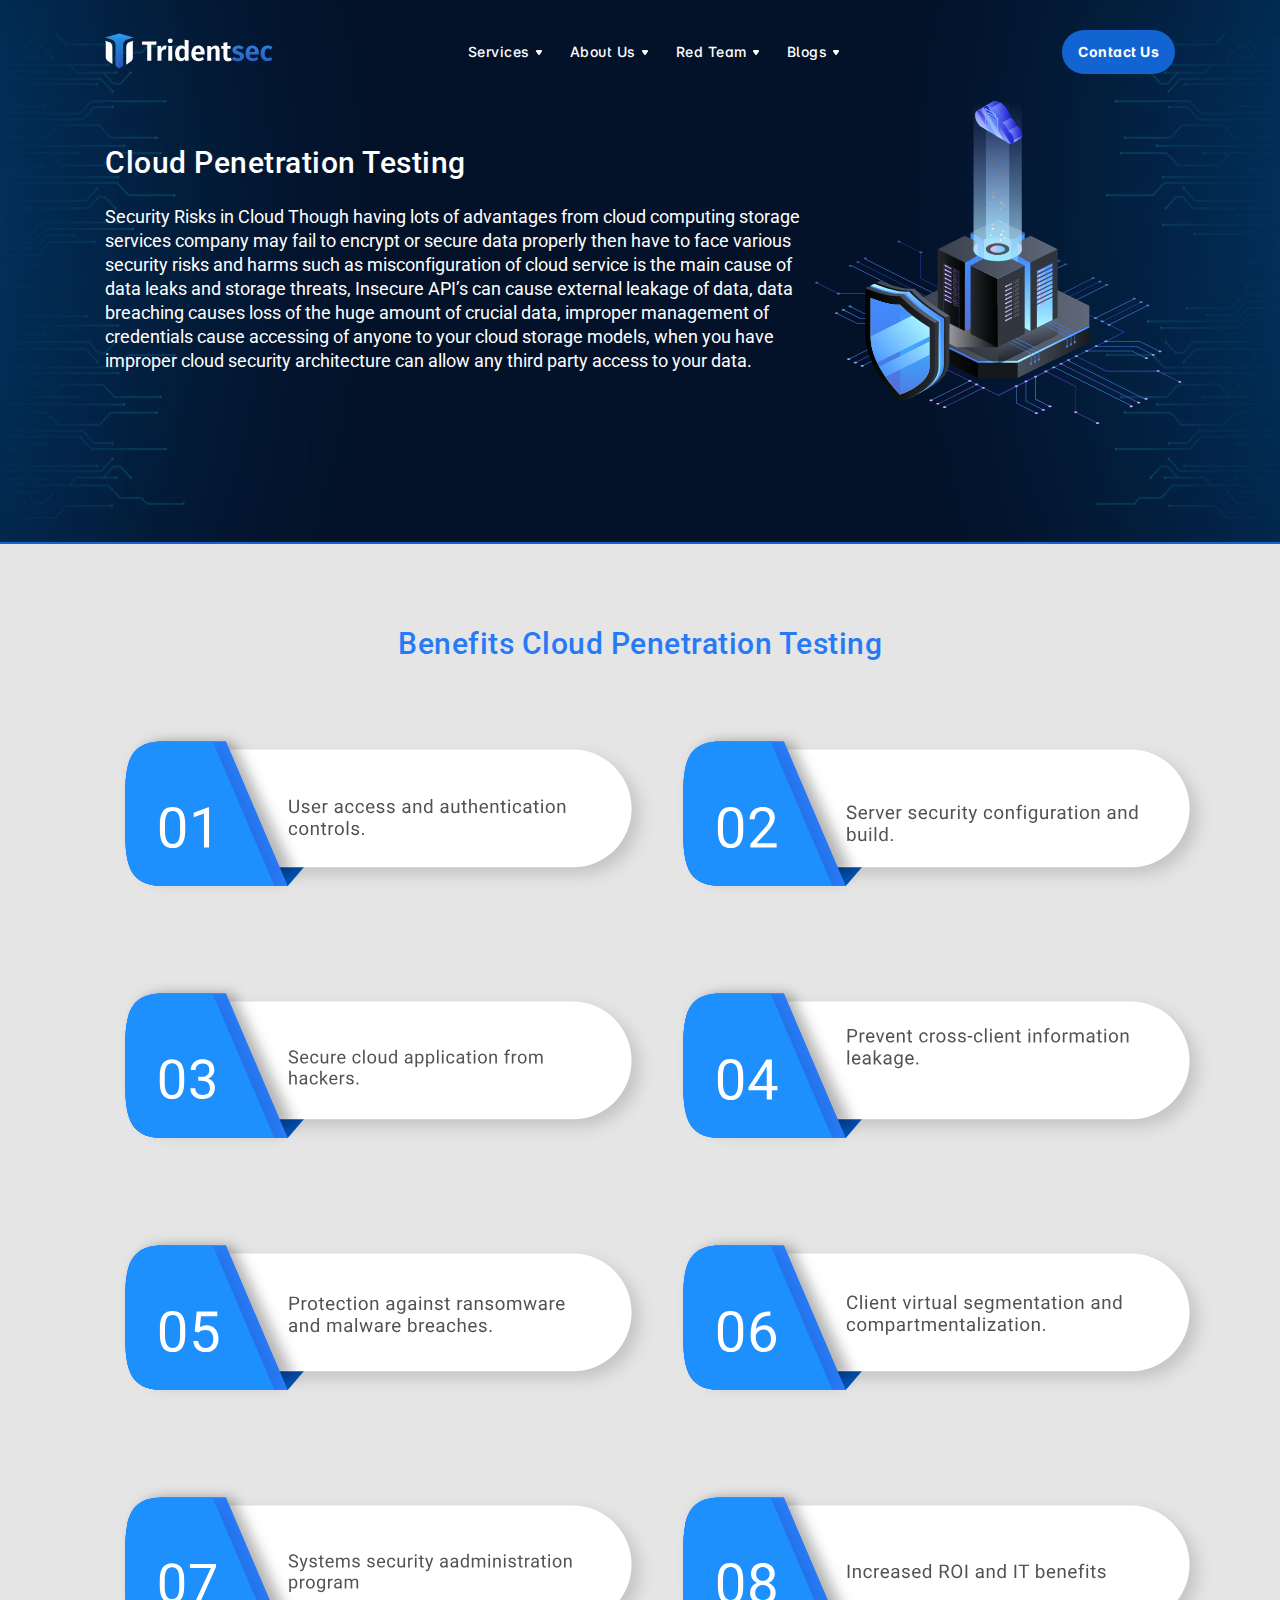
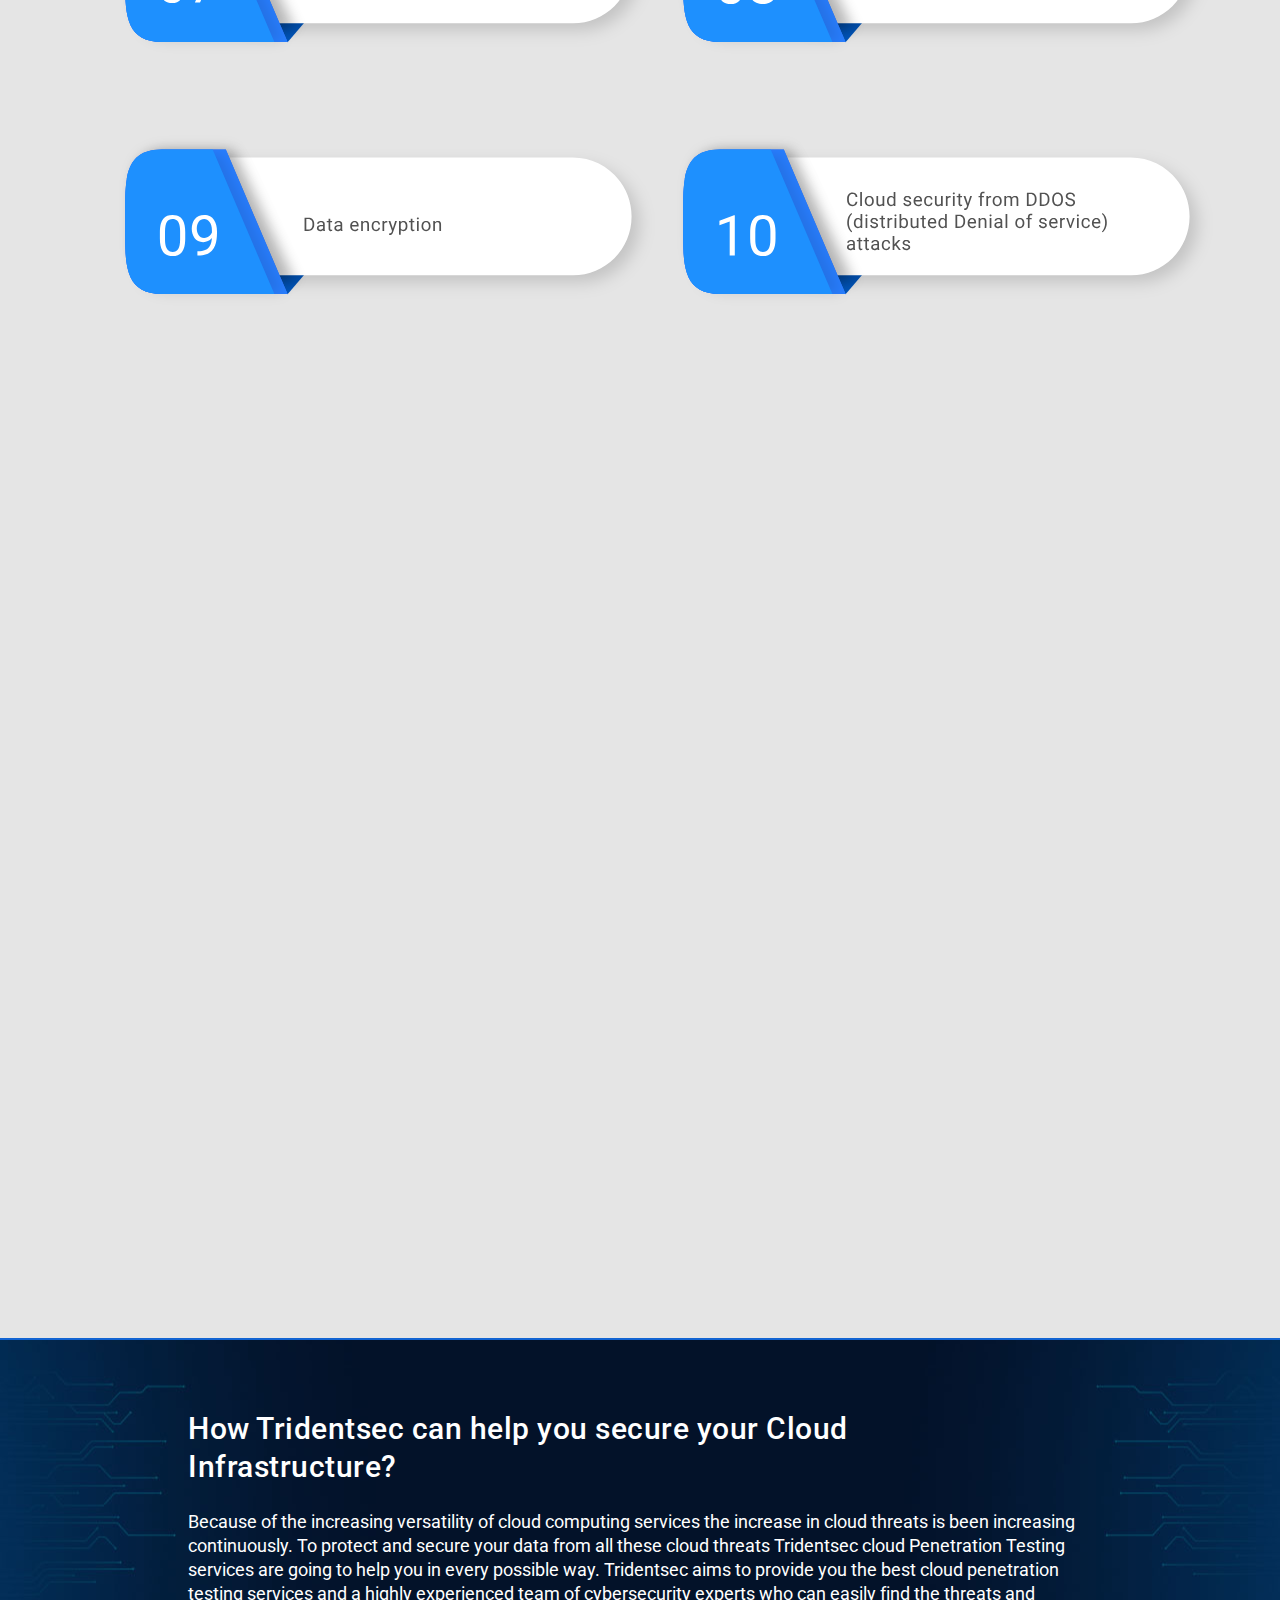
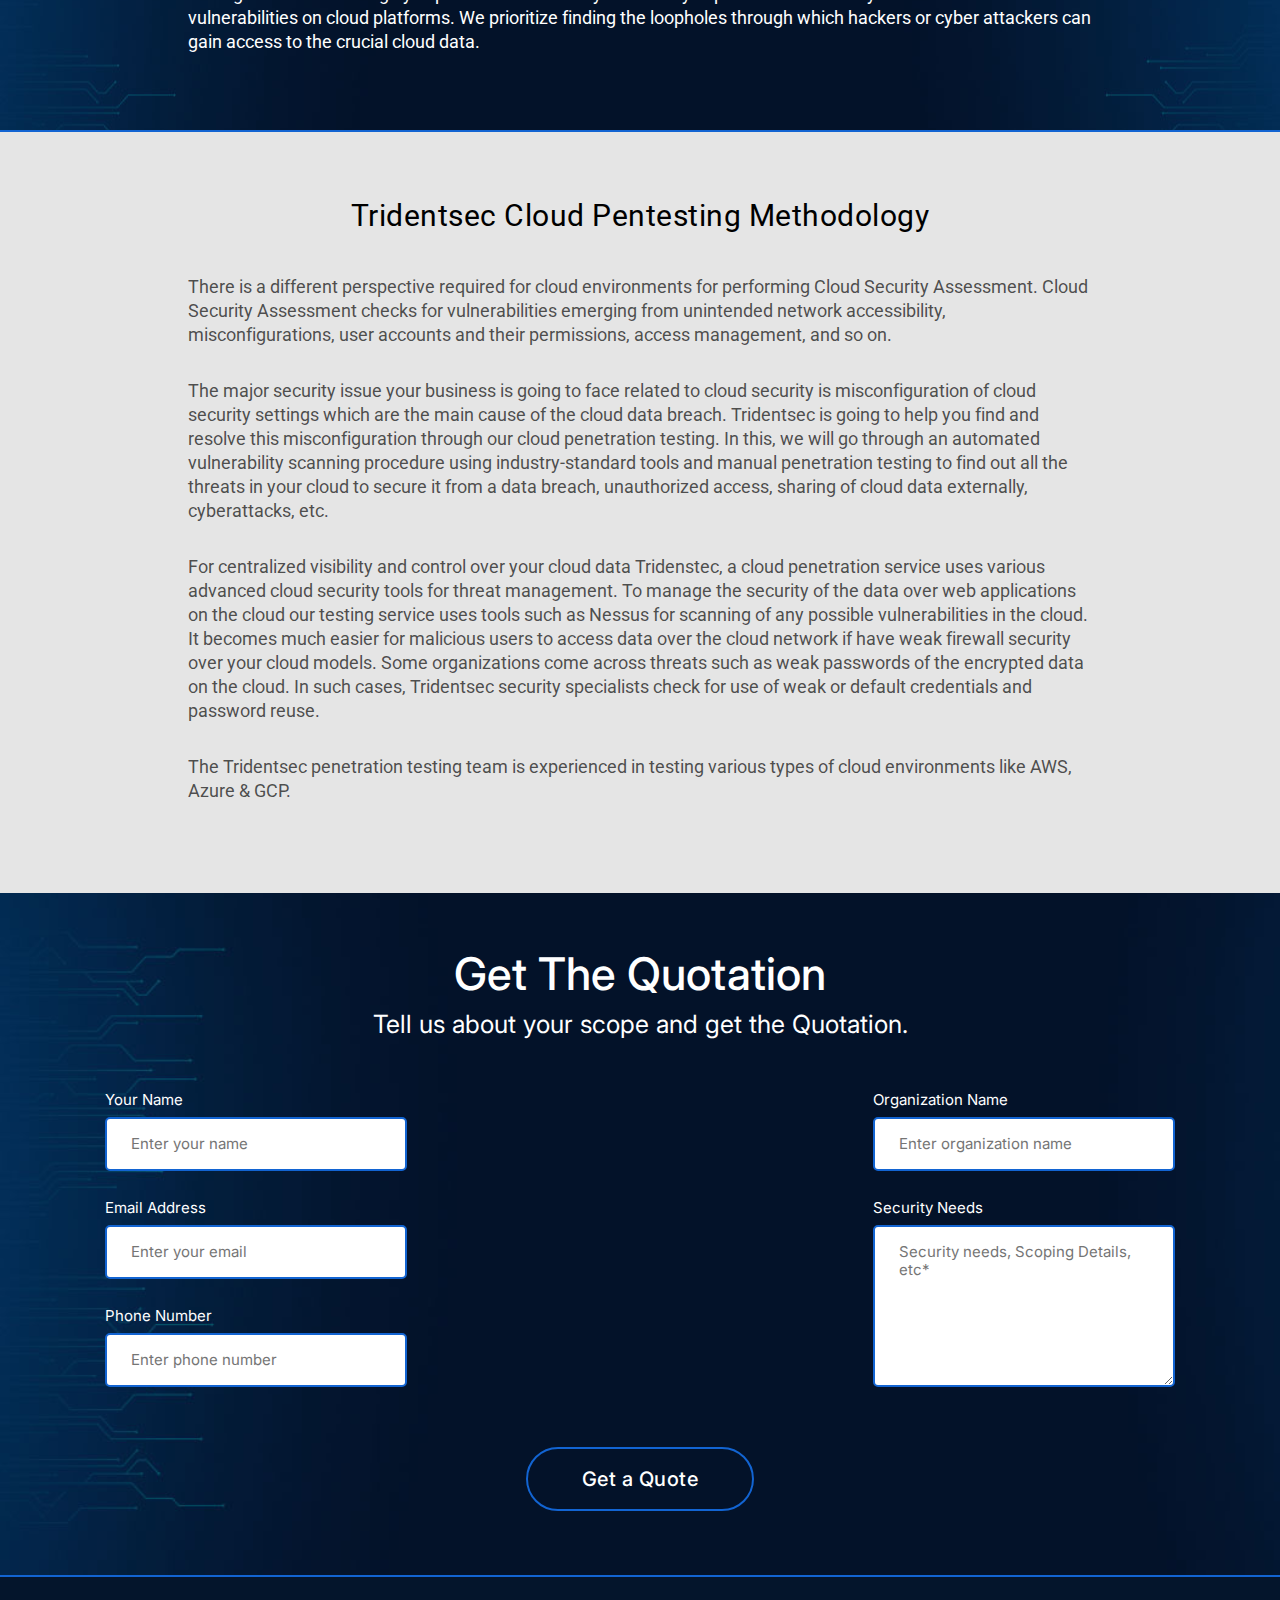
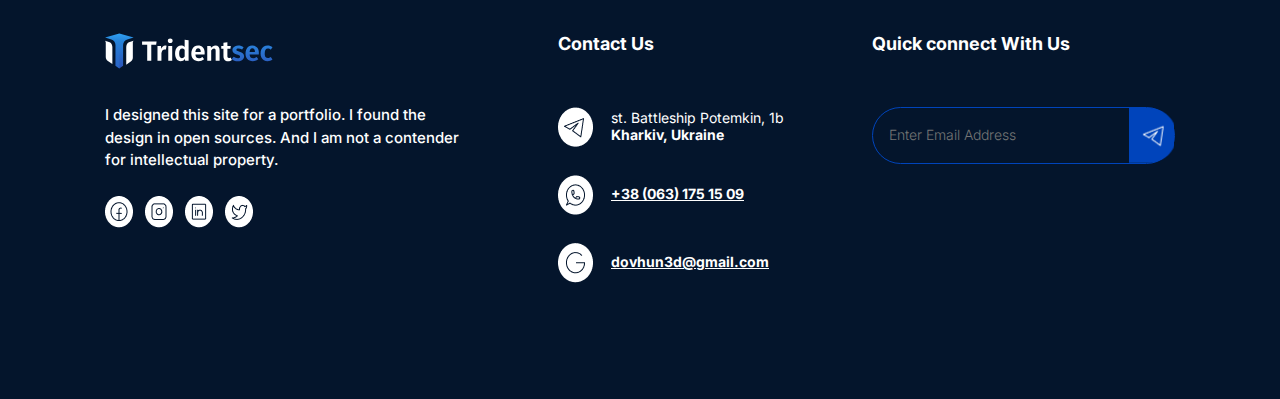
<file: pages/servises/cloud-penetration-testing.html>
<!DOCTYPE html>
<html lang="en">
<head>
    <meta charset="UTF-8">
    <meta http-equiv="X-UA-Compatible" content="IE=edge">
    <meta name="viewport" content="width=device-width, initial-scale=1.0">
    <link rel="preconnect" href="https://fonts.googleapis.com">
    <link rel="preconnect" href="https://fonts.gstatic.com" crossorigin>
    <link href="https://fonts.googleapis.com/css2?family=Inter:wght@500;600;700&family=Roboto:wght@300;400;500&display=swap" rel="stylesheet">    <link rel="stylesheet" href="/css/reset.css">
    <link rel="preconnect" href="https://fonts.gstatic.com" crossorigin>
    <link href="https://fonts.googleapis.com/css2?family=Roboto:ital,wght@1,400;1,500&display=swap" rel="stylesheet">
    <link rel="stylesheet" href="/css/cloud-penetration-testing.css">
    <title>Cloud Penetration Testing</title>
</head>
<body>

    <div class="first-page">

        <div class="fp-container">

            <div class="header">

                <a href="/index.html"><img src="/img/logo.svg" alt="logo" class="img-logo"></a>

                <div class="nav-container">

                    <div class="dropdown-container">

                        <div class="drop-but">

                            <a class="nav-but">Services</a>

                            <img src="/img/icon-nav.svg" alt="icon-navigation">

                        </div>

                        <div class="dropdown-content">

                            <a href="/pages/servises/web-penetration-testing.html">Web Penetration Testing</a>

                            <a href="/pages/servises/mobile-penetration-testing.html">Mobile Penetration Testing</a>

                            <a href="/pages/servises/network-penetration-testing.html">Network Penetration Testing</a>

                            <a href="/pages/servises/cloud-penetration-testing.html">Cloud Penetration Testing</a>
                            
                            <a href="/pages/servises/vulnerability-assessment.html">Vulnerability Assessment</a>

                            <a href="/pages/servises/osint-social-engineering.html">OSINT & Social Engineering</a>

                        </div>                      
                    
                    </div>

                    <div class="nav-but-container">

                        <a href="/pages/aboutus.html" class="nav-but">About Us</a>

                        <img src="/img/icon-nav.svg" alt="icon-navigation">

                    </div>
                    
                    <div class="nav-but-container">

                        <a href="" class="nav-but">Red Team</a>

                        <img src="/img/icon-nav.svg" alt="icon-navigation">

                    </div>

                    <div class="nav-but-container">

                        <a href="/pages/blog.html" class="nav-but">Blogs</a>

                        <img src="/img/icon-nav.svg" alt="icon-navigation">

                    </div>

                </div>

                <a href="#contact-us"><button class="main-but">Contact Us</button></a>

            </div>

            <div class="fp-content">

                <div class="description-container">

                    <h2 class="fp-title">Cloud Penetration Testing</h2>

                    <p class="fp-description">

                        Security Risks in Cloud Though having lots of advantages from cloud computing storage services company may fail to encrypt or secure data properly then have to face various security risks and harms such as misconfiguration of cloud service is the main cause of data leaks and storage threats, Insecure API’s can cause external leakage of data, data breaching causes loss of the huge amount of crucial data, improper management of credentials cause accessing of anyone to your cloud storage models, when you have improper cloud security architecture can allow any third party access to your data.

                    </p>

                </div>

                <img src="/img/cloud-penetration-testing/1p-image.svg" alt="Server">

            </div>

        </div>

    </div>

    <div class="second-page">

        <div class="sp-container">

            <h2 class="sp-title">Benefits Cloud Penetration Testing</h2>

            <div class="sp-description-container">

                <div class="sp-content">

                    <img src="/img/cloud-penetration-testing/2p-image-1.svg" alt="argument#1">

                    <img src="/img/cloud-penetration-testing/2p-image-2.svg" alt="argument#2">

                </div>

                <div class="sp-content">

                    <img src="/img/cloud-penetration-testing/2p-image-3.svg" alt="argument#3">

                    <img src="/img/cloud-penetration-testing/2p-image-4.svg" alt="argument#4">

                </div>

                <div class="sp-content">

                    <img src="/img/cloud-penetration-testing/2p-image-5.svg" alt="argument#5">

                    <img src="/img/cloud-penetration-testing/2p-image-6.svg" alt="argument#6">

                </div>

                <div class="sp-content">

                    <img src="/img/cloud-penetration-testing/2p-image-7.svg" alt="argument#7">

                    <img src="/img/cloud-penetration-testing/2p-image-8.svg" alt="argument#8">

                </div>

                <div class="sp-content">

                    <img src="/img/cloud-penetration-testing/2p-image-9.svg" alt="argument#9">

                    <img src="/img/cloud-penetration-testing/2p-image-10.svg" alt="argument#10">

                </div>


            </div>

        </div>

    </div>

    <div class="third-page">

        <div class="tp-container">

            <h2 class="tp-title">How Tridentsec can help you secure your Cloud Infrastructure?</h2>

            <p class="tp-description">

                Because of the increasing versatility of cloud computing services the increase in cloud threats is been increasing continuously. To protect and secure your data from all these cloud threats Tridentsec cloud Penetration Testing services are going to help you in every possible way. Tridentsec aims to provide you the best cloud penetration testing services and a highly experienced team of cybersecurity experts who can easily find the threats and vulnerabilities on cloud platforms. We prioritize finding the loopholes through which hackers or cyber attackers can gain access to the crucial cloud data.

            </p>

        </div>

    </div>

    <div class="fourth-page">

        <div class="fthp-container">

            <h2 class="fthp-title">Tridentsec Cloud Pentesting Methodology</h2>

            <div>

                <p class="fthp-description">

                    There is a different perspective required for cloud environments for performing Cloud Security Assessment. Cloud Security Assessment checks for vulnerabilities emerging from unintended network accessibility, misconfigurations, user accounts and their permissions, access management, and so on.

                </p>

                <p class="fthp-description">

                    The major security issue your business is going to face related to cloud security is misconfiguration of cloud security settings which are the main cause of the cloud data breach. Tridentsec is going to help you find and resolve this misconfiguration through our cloud penetration testing. In this, we will go through an automated vulnerability scanning procedure using industry-standard tools and manual penetration testing to find out all the threats in your cloud to secure it from a data breach, unauthorized access, sharing of cloud data externally, cyberattacks, etc.

                </p>

                <p class="fthp-description">

                    For centralized visibility and control over your cloud data Tridenstec, a cloud penetration service uses various advanced cloud security tools for threat management. To manage the security of the data over web applications on the cloud our testing service uses tools such as Nessus for scanning of any possible vulnerabilities in the cloud. It becomes much easier for malicious users to access data over the cloud network if have weak firewall security over your cloud models. Some organizations come across threats such as weak passwords of the encrypted data on the cloud. In such cases, Tridentsec security specialists check for use of weak or default credentials and password reuse.

                </p>

                <p class="fthp-description">

                    The Tridentsec penetration testing team is experienced in testing various types of cloud environments like AWS, Azure & GCP.

                </p>

            </div>

        </div>

    </div>

    <!-- Section sixth (with title and form) -->
    <div class="sixth-page" id="contact-us">

        <div class="title-form-container">

            <div class="title-description-container">

                <h2 class="title-sixth-page">Get The Quotation</h2>

                <p class="description-sixth-page">

                    Tell us about your scope and get the Quotation.

                </p>

            </div>

            <form action="#" class="form-container">

                <div class="column-container">

                    <div class="input-container">

                        <label for="name">Your Name</label>

                        <input class="input-form" type="text" id="name" placeholder="Enter your name">

                    </div>

                    <div class="input-container">
                        
                        <label for="email">Email Address</label>

                        <input class="input-form" type="email" id="email" placeholder="Enter your email">

                    </div>

                    <div class="input-container">
                        
                        <label for="phone">Phone Number</label>

                        <input class="input-form" type="tel" id="phone" placeholder="Enter phone number">

                    </div>

                </div>

                <div class="column-container">

                    <div class="input-container">

                        <label for="name-organization">Organization Name </label>

                        <input class="input-form" type="text" id="name-organization" placeholder="Enter organization name ">

                    </div>

                    <div class="input-container">

                        <label for="security-needs">Security Needs </label>

                        <textarea name="text-area" id="security-needs" cols="30" rows="7" placeholder="Security needs, Scoping Details, etc*"></textarea>

                    </div>

                </div>  

            </form>

            <button class="quote-but">Get a Quote</button>

        </div>

    </div>

    <!-- Section with Footer -->
    <footer>

        <div class="section-footer">

            <div class="logo-container">

                <img src="/img/logo.svg" alt="logo">

                <p class="logo-description">
                        
                    I designed this site for a portfolio. I found the design in open sources. And I am not a contender for intellectual property.
                    
                </p>

                <div class="social-media">

                    <a href="https://www.instagram.com/gretoq" ><img class="sm-imag" src="/img/facebook.png" alt="facebook"></a>

                    <a href="https://www.instagram.com/gretoq" ><img class="sm-imag" src="/img/instagram.png" alt="instagram"></a>

                    <a href="https://www.linkedin.com/in/artem-dovhun-2aa68b236"><img class="sm-imag" src="/img/linkedin.png" alt="linkedin"></a>
                    
                    <a href="https://www.instagram.com/gretoq" ><img class="sm-imag" src="/img/twitter.png" alt="twitter"></a>

                </div>

            </div>

            <div class="contactus-container">

                <h4 class="contactus-container">Contact Us</h4>

                <div class="paperplane-container">

                    <img src="/img/paper-plane-image.png" alt="paper-plane">

                    <div class="paperplane-description">

                        <h5 class="address1">st. Battleship Potemkin, 1b</h5>

                        <h6 class="address2">Kharkiv, Ukraine</h6>

                    </div>

                </div>

                <div class="cellphone-description">

                    <img src="/img/cellphone-image.png" alt="cell-phone">

                    <a href="tel:+380631751509" class="contact-tel">+38 (063) 175 15 09</a>

                </div>

                <div class="email-description">

                    <img src="/img/google-image.png" alt="google-image">

                    <a href="mailto:dovhun3d@gmail.com" class="contact-email">dovhun3d@gmail.com</a>
                        
                </div>
                    
            </div>

            <div class="quick-container">

                <h4 class="quick-title">Quick connect With Us</h4>
                
                <div class="form-quick-email">

                    <input class="quick-email-input" type="email" name="quick-email" placeholder="Enter Email Address">

                    <input type="submit" value="" class="quick-email-input-image">

                </div>
                    

            </div>

        </div>

    </footer>

</body>
</html>
</file>
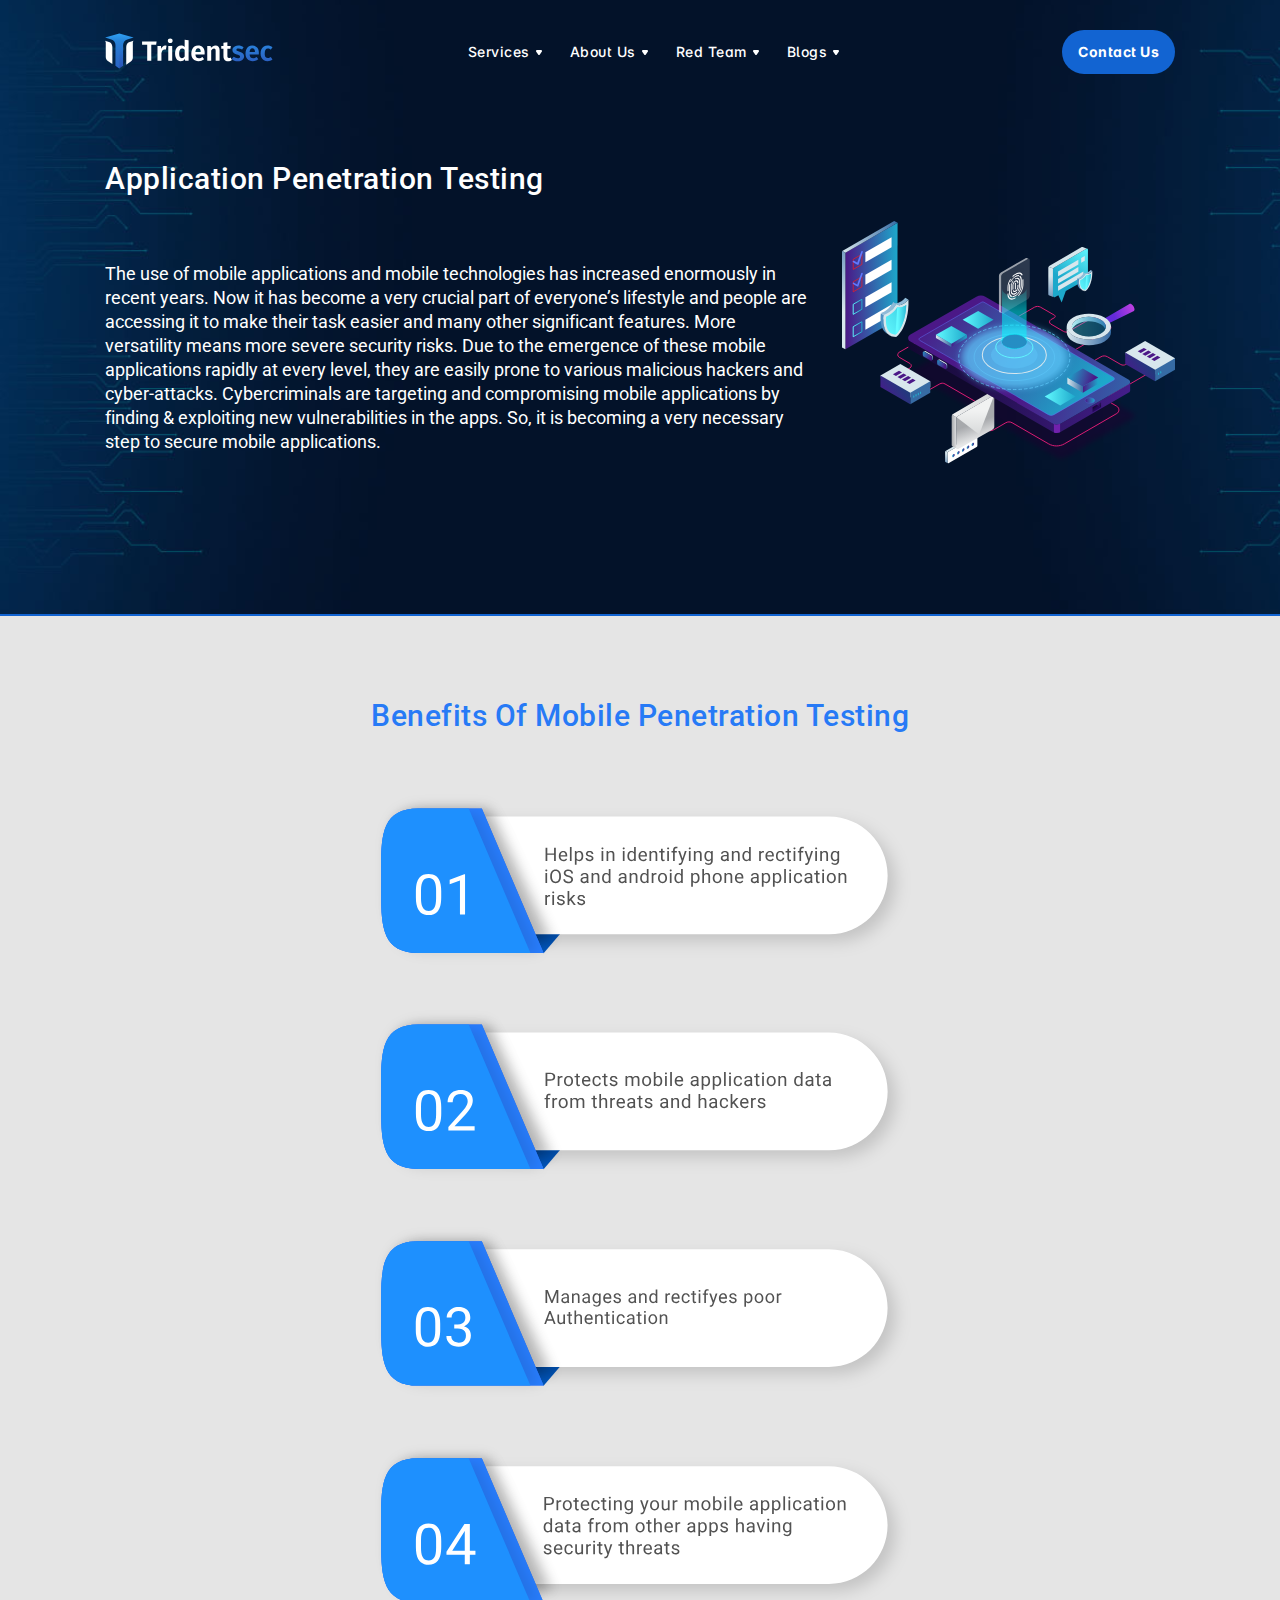
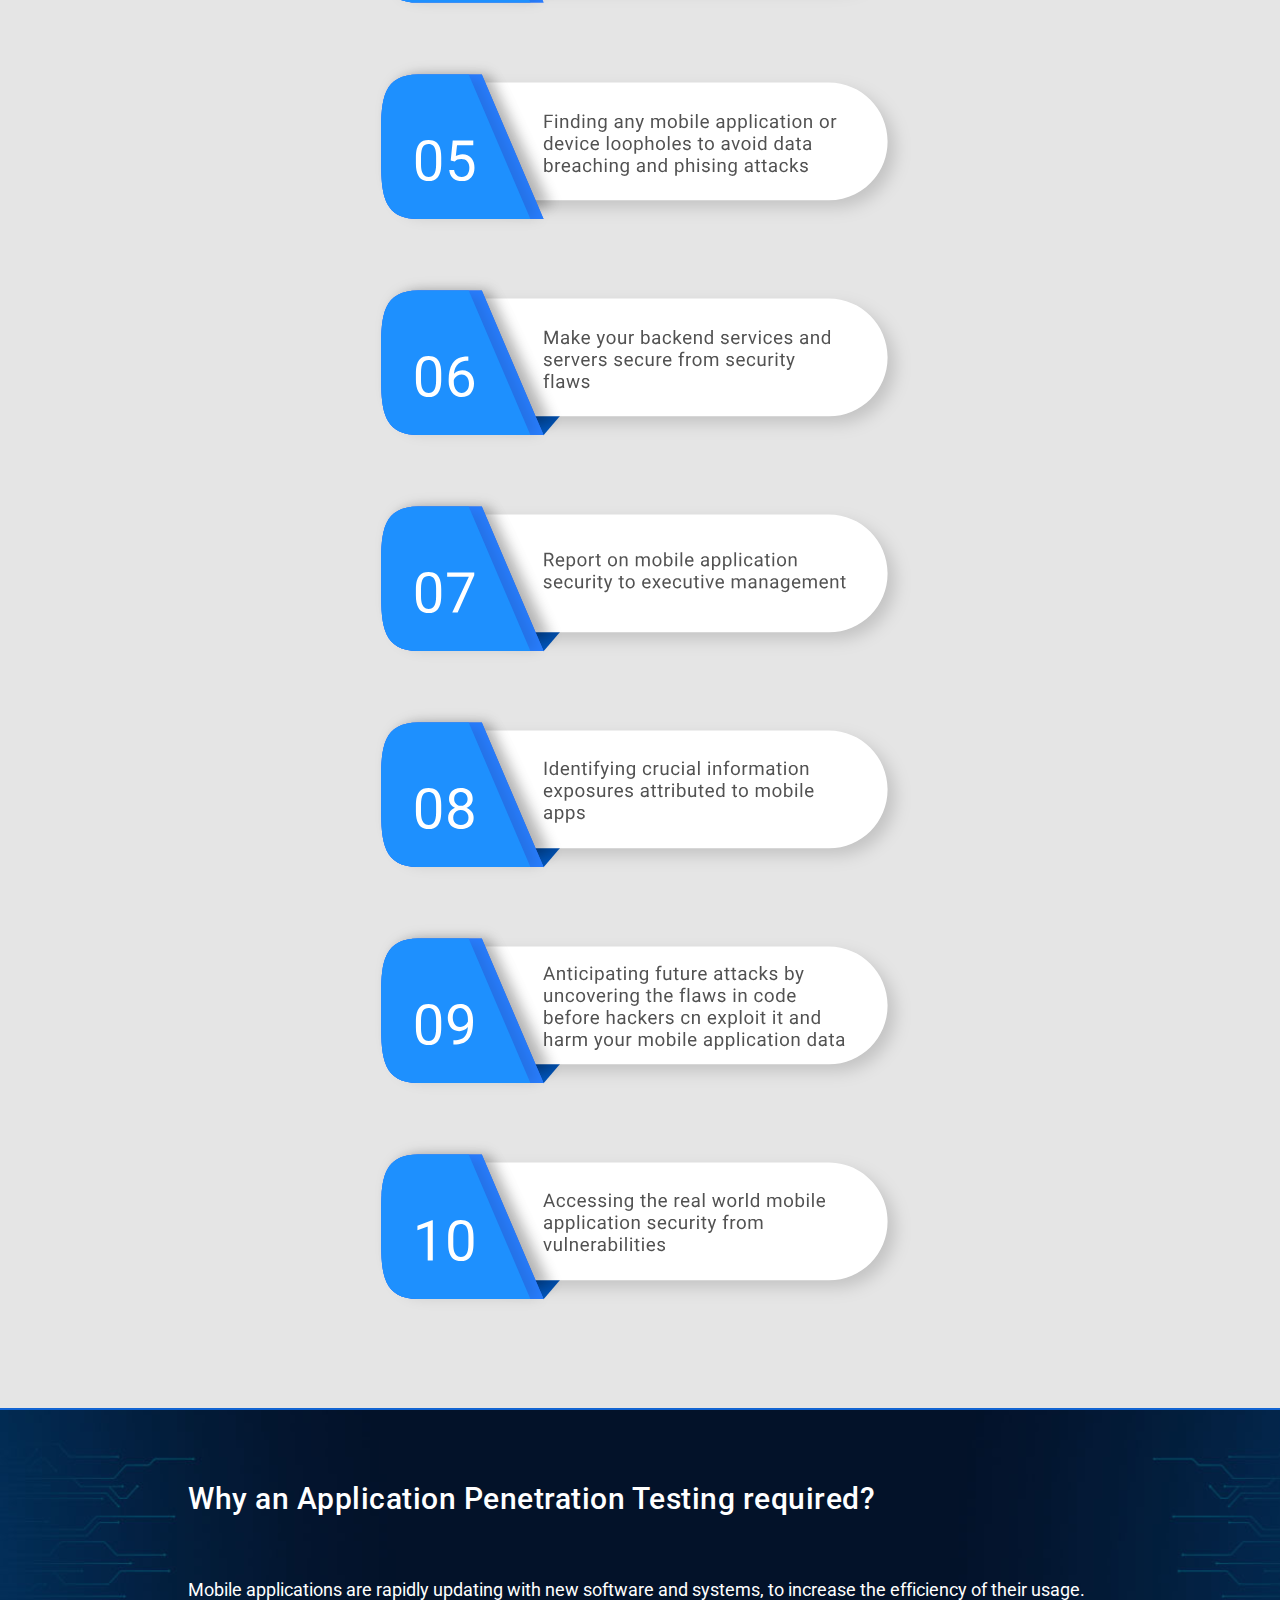
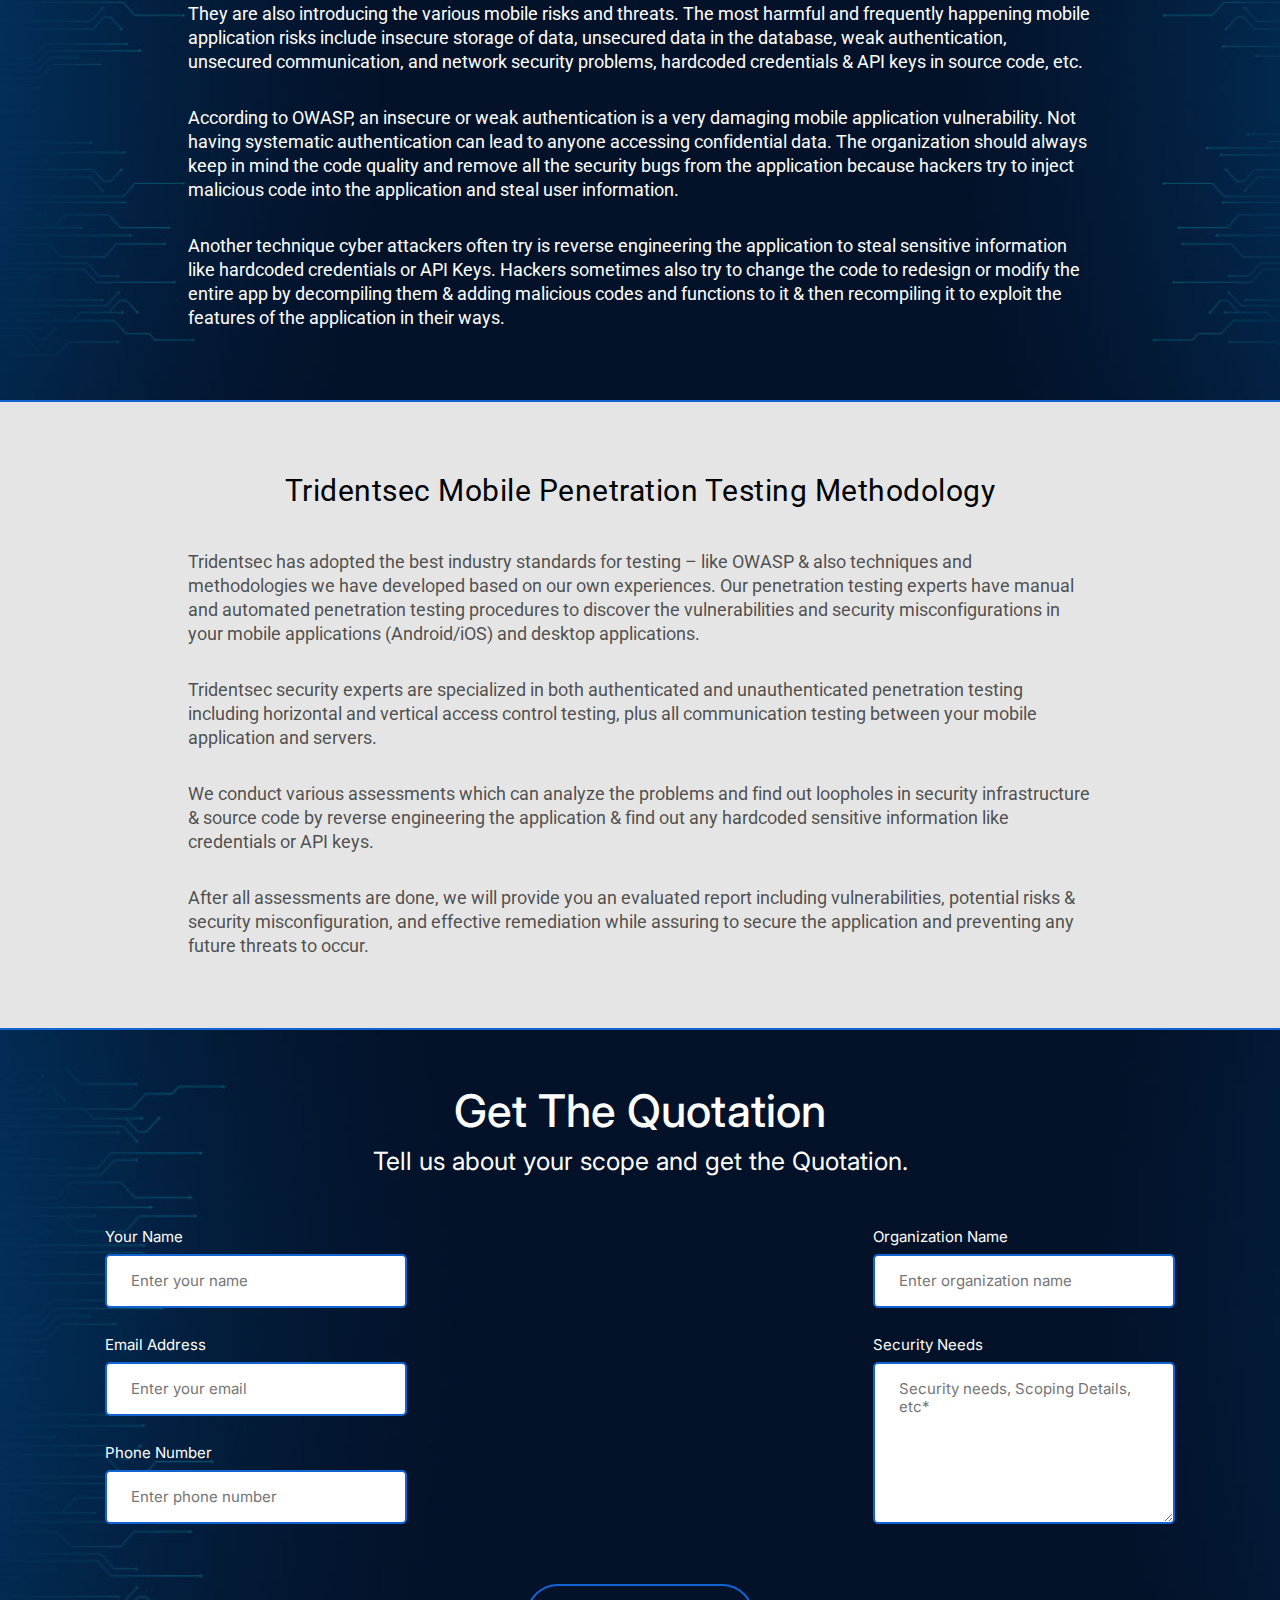
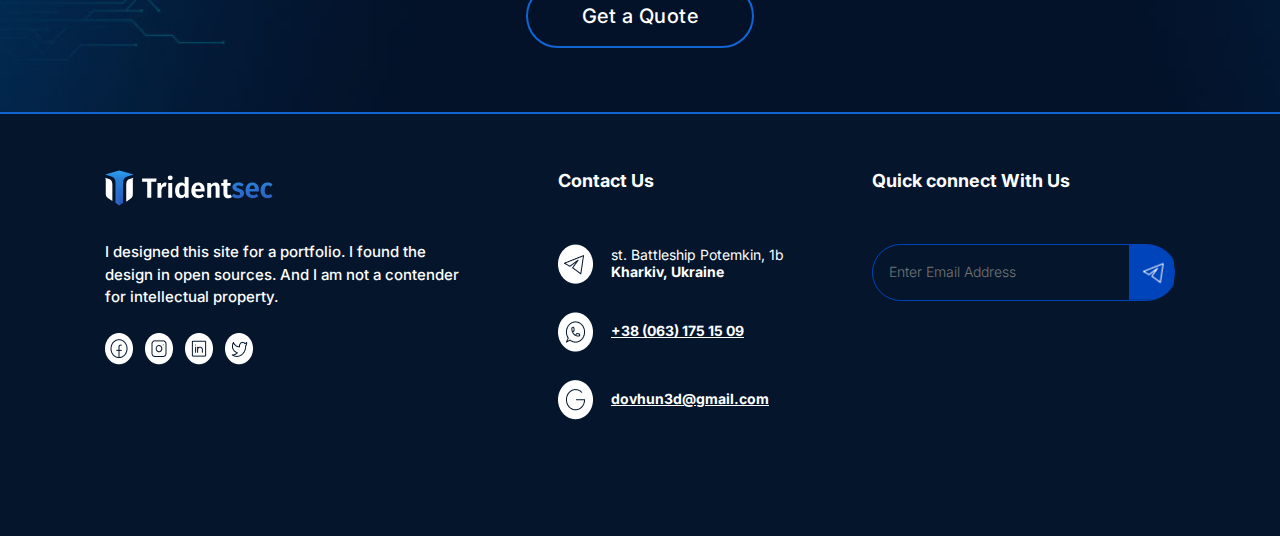
<file: pages/servises/mobile-penetration-testing.html>
<!DOCTYPE html>
<html lang="en">
<head>
    <meta charset="UTF-8">
    <meta http-equiv="X-UA-Compatible" content="IE=edge">
    <meta name="viewport" content="width=device-width, initial-scale=1.0">
    <link rel="preconnect" href="https://fonts.googleapis.com">
    <link rel="preconnect" href="https://fonts.gstatic.com" crossorigin>
    <link href="https://fonts.googleapis.com/css2?family=Inter:wght@500;600;700&family=Roboto:wght@300;400;500&display=swap" rel="stylesheet">    <link rel="stylesheet" href="/css/reset.css">
    <link rel="stylesheet" href="/css/mobile-penetration-testing.css">
    <title>Mobile Penetration Testing</title>
</head>
<body>

    <div class="first-page">

        <div class="fp-container">

            <div class="header">

                <a href="/index.html"><img src="/img/logo.svg" alt="logo" class="img-logo"></a>

                <div class="nav-container">

                    <div class="dropdown-container">

                        <div class="drop-but">

                            <a class="nav-but">Services</a>

                            <img src="/img/icon-nav.svg" alt="icon-navigation">

                        </div>

                        <div class="dropdown-content">

                            <a href="/pages/servises/web-penetration-testing.html">Web Penetration Testing</a>

                            <a href="/pages/servises/mobile-penetration-testing.html">Mobile Penetration Testing</a>

                            <a href="/pages/servises/network-penetration-testing.html">Network Penetration Testing</a>

                            <a href="/pages/servises/cloud-penetration-testing.html">Cloud Penetration Testing</a>
                            
                            <a href="/pages/servises/vulnerability-assessment.html">Vulnerability Assessment</a>

                            <a href="/pages/servises/osint-social-engineering.html">OSINT & Social Engineering</a>

                        </div>                      
                    
                    </div>

                    <div class="nav-but-container">

                        <a href="/pages/aboutus.html" class="nav-but">About Us</a>

                        <img src="/img/icon-nav.svg" alt="icon-navigation">

                    </div>
                    
                    <div class="nav-but-container">

                        <a href="" class="nav-but">Red Team</a>

                        <img src="/img/icon-nav.svg" alt="icon-navigation">

                    </div>

                    <div class="nav-but-container">

                        <a href="/pages/blog.html" class="nav-but">Blogs</a>

                        <img src="/img/icon-nav.svg" alt="icon-navigation">

                    </div>

                </div>

                <a href="#contact-us"><button class="main-but">Contact Us</button></a>

            </div>

            <div class="fp-content">

                <h2 class="fp-title">Application Penetration Testing</h2>

                <div class="description-container">

                    <p class="fp-description">

                        The use of mobile applications and mobile technologies has increased enormously in recent years. Now it has become a very crucial part of everyone’s lifestyle and people are accessing it to make their task easier and many other significant features. More versatility means more severe security risks. Due to the emergence of these mobile applications rapidly at every level, they are easily prone to various malicious hackers and cyber-attacks. Cybercriminals are targeting and compromising mobile applications by finding & exploiting new vulnerabilities in the apps. So, it is becoming a very necessary step to secure mobile applications. 

                    </p>

                    <img src="/img/mobile-penetration-testing/fp-image.svg" alt="Mobile">

                </div>

            </div>

        </div>

    </div>

    <div class="second-page">

        <div class="sp-container">

            <h2 class="sp-title">Benefits Of Mobile Penetration Testing</h2>

            <div class="sp-content">

                <img src="/img/mobile-penetration-testing/sp-image-1.svg" alt="argument#1">

                <img src="/img/mobile-penetration-testing/sp-image-2.svg" alt="argument#2">

                <img src="/img/mobile-penetration-testing/sp-image-3.svg" alt="argument#3">

                <img src="/img/mobile-penetration-testing/sp-image-4.svg" alt="argument#4">

                <img src="/img/mobile-penetration-testing/sp-image-5.svg" alt="argument#5">

                <img src="/img/mobile-penetration-testing/sp-image-6.svg" alt="argument#6">

                <img src="/img/mobile-penetration-testing/sp-image-7.svg" alt="argument#7">

                <img src="/img/mobile-penetration-testing/sp-image-8.svg" alt="argument#8">

                <img src="/img/mobile-penetration-testing/sp-image-9.svg" alt="argument#9">

                <img src="/img/mobile-penetration-testing/sp-image-10.svg" alt="argument#10">

            </div>

        </div>

    </div>

    <div class="third-page">

        <div class="tp-container">

            <h2 class="tp-title">Why an Application Penetration Testing required?</h2>

            <p class="tp-description">

                Mobile applications are rapidly updating with new software and systems, to increase the efficiency of their usage. They are also introducing the various mobile risks and threats. The most harmful and frequently happening mobile application risks include insecure storage of data, unsecured data in the database, weak authentication, unsecured communication, and network security problems, hardcoded credentials & API keys in source code, etc. 
                
            </p>

            <p class="tp-description">

                According to OWASP, an insecure or weak authentication is a very damaging mobile application vulnerability. Not having systematic authentication can lead to anyone accessing confidential data. The organization should always keep in mind the code quality and remove all the security bugs from the application because hackers try to inject malicious code into the application and steal user information. 
                
            </p>

            <p class="tp-description">

                Another technique cyber attackers often try is reverse engineering the application to steal sensitive information like hardcoded credentials or API Keys. Hackers sometimes also try to change the code to redesign or modify the entire app by decompiling them & adding malicious codes and functions to it & then recompiling it to exploit the features of the application in their ways.
                
            </p>

        </div>

    </div>

    <div class="fourth-page">

        <div class="p4-container">

            <h2 class="p4-title">Tridentsec Mobile Penetration Testing Methodology</h2>

            <p class="p4-description">

                Tridentsec has adopted the best industry standards for testing – like OWASP & also techniques and methodologies we have developed based on our own experiences. Our penetration testing experts have manual and automated penetration testing procedures to discover the vulnerabilities and security misconfigurations in your mobile applications (Android/iOS) and desktop applications. 
                
            </p>

            <p class="p4-description">

                Tridentsec security experts are specialized in both authenticated and unauthenticated penetration testing including horizontal and vertical access control testing, plus all communication testing between your mobile application and servers. 
                
            </p>

            <p class="p4-description">

                We conduct various assessments which can analyze the problems and find out loopholes in security infrastructure & source code by reverse engineering the application & find out any hardcoded sensitive information like credentials or API keys.
                
            </p>

            <p class="p4-description">

                After all assessments are done, we will provide you an evaluated report including vulnerabilities, potential risks & security misconfiguration, and effective remediation while assuring to secure the application and preventing any future threats to occur.
                
            </p>

        </div>

    </div>

    <!-- Section sixth (with title and form) -->
    <div class="sixth-page" id="contact-us">

        <div class="title-form-container">

            <div class="title-description-container">

                <h2 class="title-sixth-page">Get The Quotation</h2>

                <p class="description-sixth-page">

                    Tell us about your scope and get the Quotation.

                </p>

            </div>

            <form action="#" class="form-container">

                <div class="column-container">

                    <div class="input-container">

                        <label for="name">Your Name</label>

                        <input class="input-form" type="text" id="name" placeholder="Enter your name">

                    </div>

                    <div class="input-container">
                        
                        <label for="email">Email Address</label>

                        <input class="input-form" type="email" id="email" placeholder="Enter your email">

                    </div>

                    <div class="input-container">
                        
                        <label for="phone">Phone Number</label>

                        <input class="input-form" type="tel" id="phone" placeholder="Enter phone number">

                    </div>

                </div>

                <div class="column-container">

                    <div class="input-container">

                        <label for="name-organization">Organization Name </label>

                        <input class="input-form" type="text" id="name-organization" placeholder="Enter organization name ">

                    </div>

                    <div class="input-container">

                        <label for="security-needs">Security Needs </label>

                        <textarea name="text-area" id="security-needs" cols="30" rows="7" placeholder="Security needs, Scoping Details, etc*"></textarea>

                    </div>

                </div>  

            </form>

            <button class="quote-but">Get a Quote</button>

        </div>

    </div>

    <!-- Section with Footer -->
    <footer>

        <div class="section-footer">

            <div class="logo-container">

                <img src="/img/logo.svg" alt="logo">

                <p class="logo-description">
                        
                    I designed this site for a portfolio. I found the design in open sources. And I am not a contender for intellectual property.
                    
                </p>

                <div class="social-media">

                    <a href="https://www.instagram.com/gretoq" ><img class="sm-imag" src="/img/facebook.png" alt="facebook"></a>

                    <a href="https://www.instagram.com/gretoq" ><img class="sm-imag" src="/img/instagram.png" alt="instagram"></a>

                    <a href="https://www.linkedin.com/in/artem-dovhun-2aa68b236"><img class="sm-imag" src="/img/linkedin.png" alt="linkedin"></a>
                    
                    <a href="https://www.instagram.com/gretoq" ><img class="sm-imag" src="/img/twitter.png" alt="twitter"></a>

                </div>

            </div>

            <div class="contactus-container">

                <h4 class="contactus-container">Contact Us</h4>

                <div class="paperplane-container">

                    <img src="/img/paper-plane-image.png" alt="paper-plane">

                    <div class="paperplane-description">

                        <h5 class="address1">st. Battleship Potemkin, 1b</h5>

                        <h6 class="address2">Kharkiv, Ukraine</h6>

                    </div>

                </div>

                <div class="cellphone-description">

                    <img src="/img/cellphone-image.png" alt="cell-phone">

                    <a href="tel:+380631751509" class="contact-tel">+38 (063) 175 15 09</a>

                </div>

                <div class="email-description">

                    <img src="/img/google-image.png" alt="google-image">

                    <a href="mailto:dovhun3d@gmail.com" class="contact-email">dovhun3d@gmail.com</a>
                        
                </div>
                    
            </div>

            <div class="quick-container">

                <h4 class="quick-title">Quick connect With Us</h4>
                
                <div class="form-quick-email">

                    <input class="quick-email-input" type="email" name="quick-email" placeholder="Enter Email Address">

                    <input type="submit" value="" class="quick-email-input-image">

                </div>
                    

            </div>

        </div>

    </footer>
    
</body>
</html>
</file>
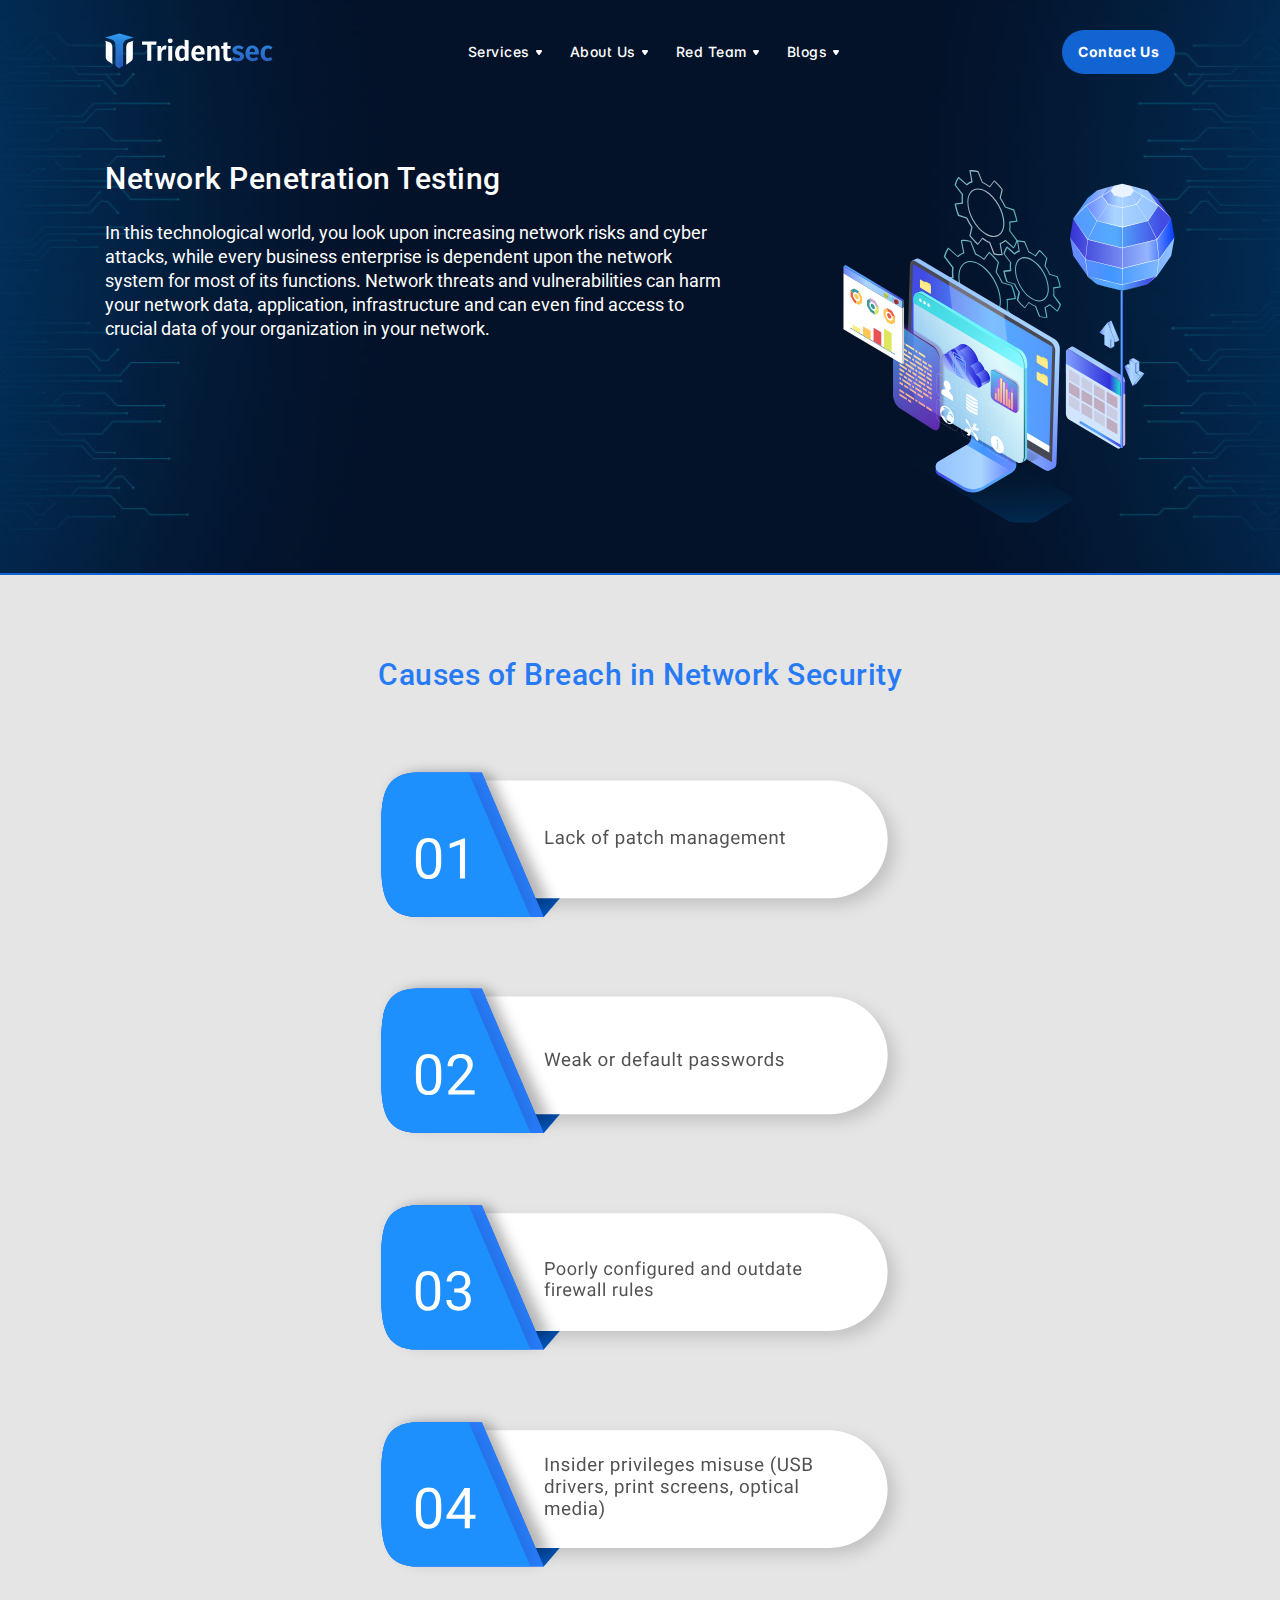
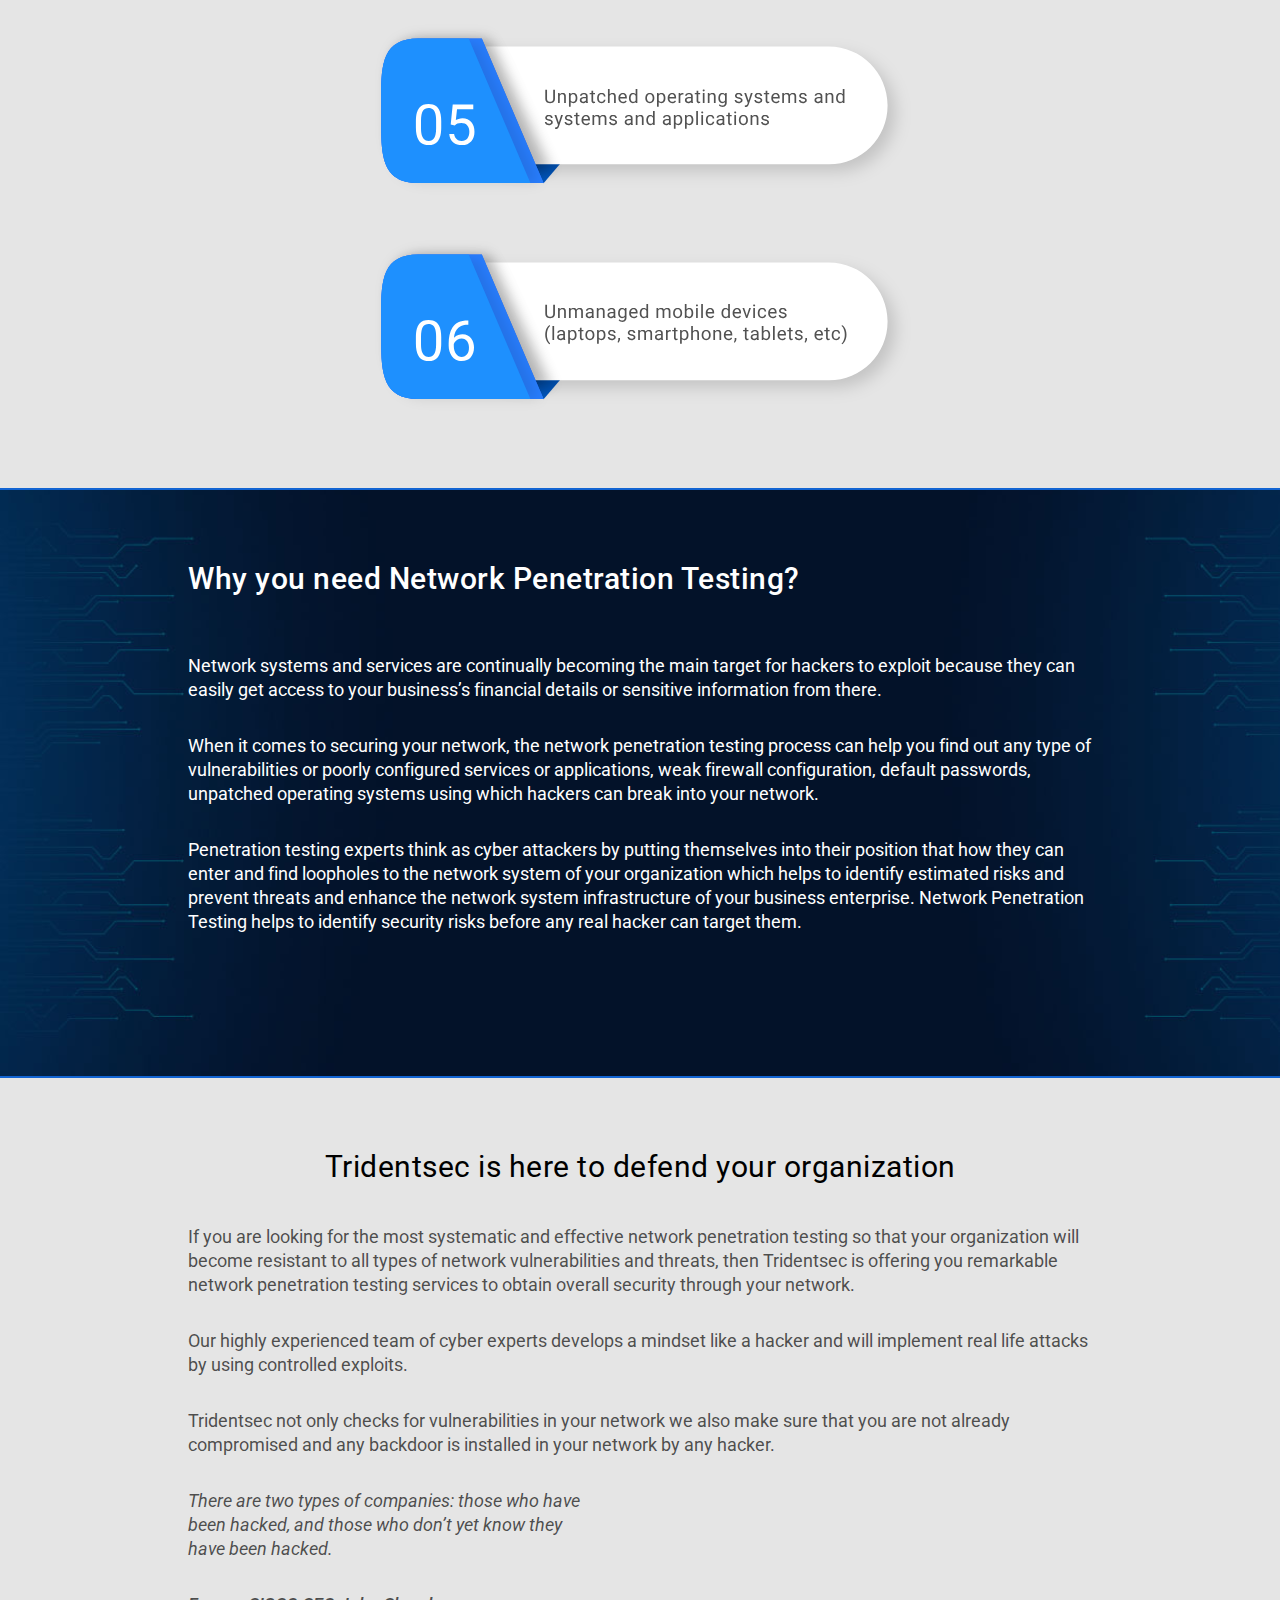
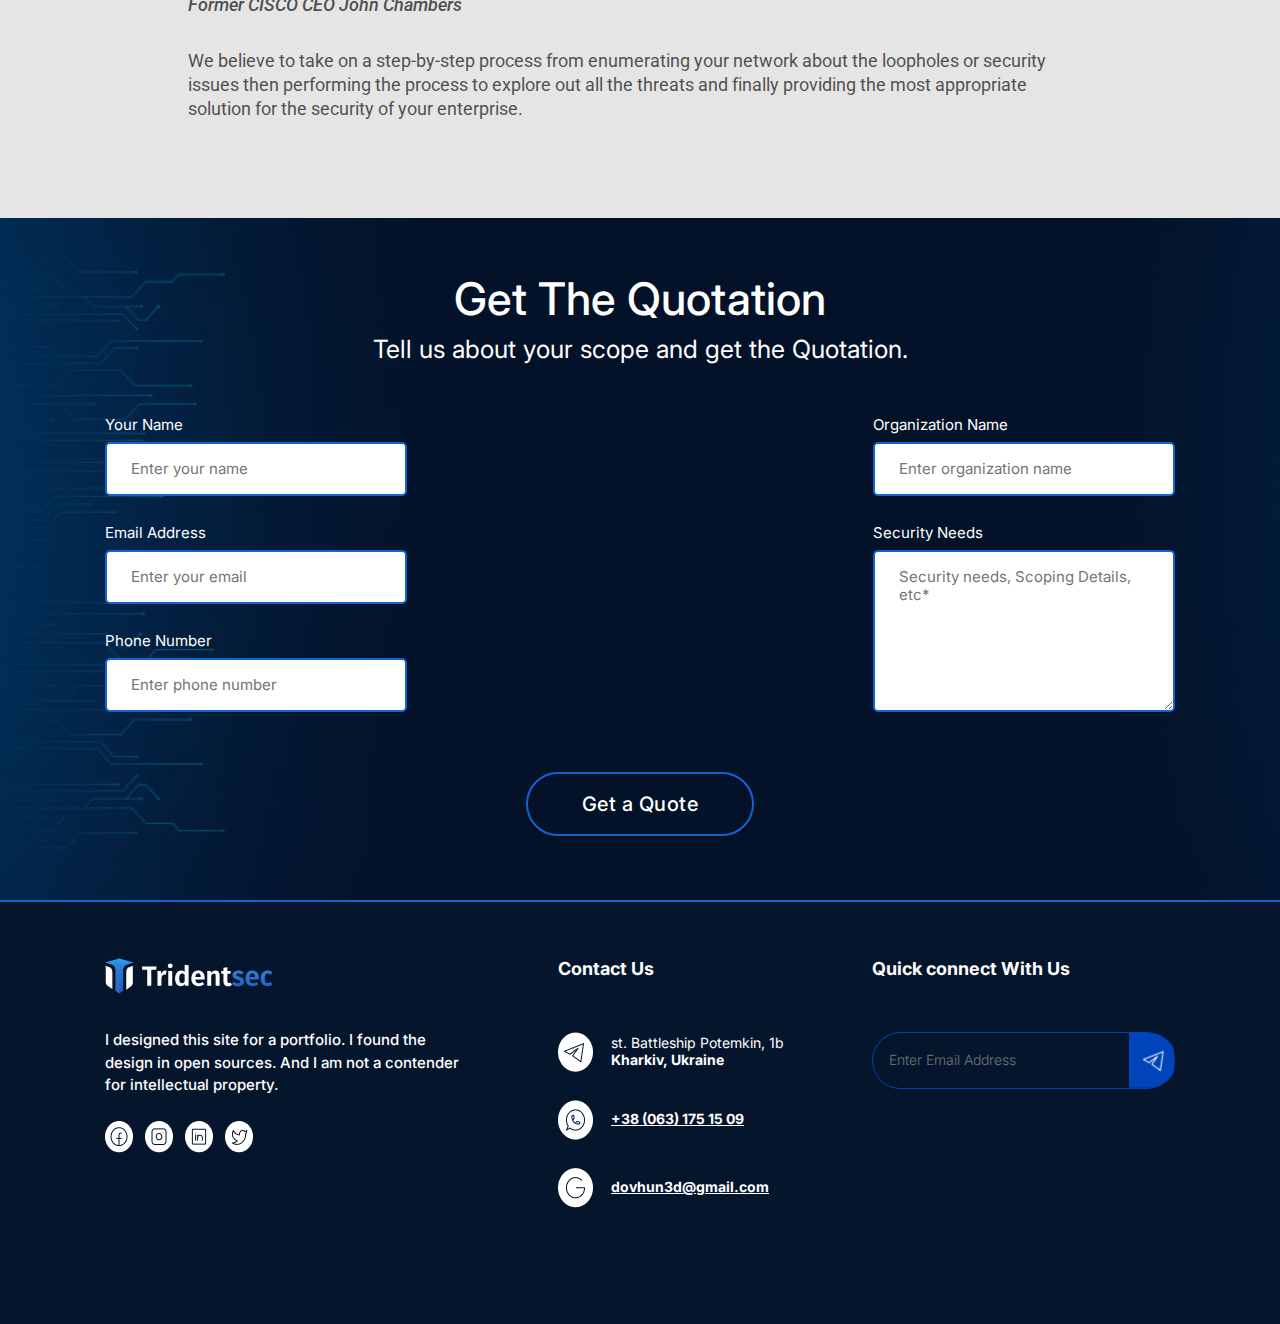
<file: pages/servises/network-penetration-testing.html>
<!DOCTYPE html>
<html lang="en">
<head>
    <meta charset="UTF-8">
    <meta http-equiv="X-UA-Compatible" content="IE=edge">
    <meta name="viewport" content="width=device-width, initial-scale=1.0">
    <link rel="preconnect" href="https://fonts.googleapis.com">
    <link rel="preconnect" href="https://fonts.gstatic.com" crossorigin>
    <link href="https://fonts.googleapis.com/css2?family=Inter:wght@500;600;700&family=Roboto:wght@300;400;500&display=swap" rel="stylesheet">    <link rel="stylesheet" href="/css/reset.css">
    <link rel="preconnect" href="https://fonts.gstatic.com" crossorigin>
    <link href="https://fonts.googleapis.com/css2?family=Roboto:ital,wght@1,400;1,500&display=swap" rel="stylesheet">
    <link rel="stylesheet" href="/css/network-penetration-testing.css">
    <title>Network Penetration Testing</title>
</head>
<body>
    
    <div class="first-page">

        <div class="fp-container">

            <div class="header">

                <a href="/index.html"><img src="/img/logo.svg" alt="logo" class="img-logo"></a>

                <div class="nav-container">

                    <div class="dropdown-container">

                        <div class="drop-but">

                            <a class="nav-but">Services</a>

                            <img src="/img/icon-nav.svg" alt="icon-navigation">

                        </div>

                        <div class="dropdown-content">

                            <a href="/pages/servises/web-penetration-testing.html">Web Penetration Testing</a>

                            <a href="/pages/servises/mobile-penetration-testing.html">Mobile Penetration Testing</a>

                            <a href="/pages/servises/network-penetration-testing.html">Network Penetration Testing</a>

                            <a href="/pages/servises/cloud-penetration-testing.html">Cloud Penetration Testing</a>
                            
                            <a href="/pages/servises/vulnerability-assessment.html">Vulnerability Assessment</a>

                            <a href="/pages/servises/osint-social-engineering.html">OSINT & Social Engineering</a>

                        </div>                      
                    
                    </div>

                    <div class="nav-but-container">

                        <a href="/pages/aboutus.html" class="nav-but">About Us</a>

                        <img src="/img/icon-nav.svg" alt="icon-navigation">

                    </div>
                    
                    <div class="nav-but-container">

                        <a href="" class="nav-but">Red Team</a>

                        <img src="/img/icon-nav.svg" alt="icon-navigation">

                    </div>

                    <div class="nav-but-container">

                        <a href="/pages/blog.html" class="nav-but">Blogs</a>

                        <img src="/img/icon-nav.svg" alt="icon-navigation">

                    </div>

                </div>

                <a href="#contact-us"><button class="main-but">Contact Us</button></a>

            </div>

            <div class="fp-content">

                <div class="description-container">

                    <h2 class="fp-title">Network Penetration Testing</h2>

                    <p class="fp-description">

                        In this technological world, you look upon increasing network risks and cyber attacks, while every business enterprise is dependent upon the network system for most of its functions. Network threats and vulnerabilities can harm your network data, application, infrastructure and can even find access to crucial data of your organization in your network. 

                    </p>

                </div>

                <img src="/img/network-penetration-testing/fp-image.svg" alt="Mobile">

            </div>

        </div>

    </div>

    <div class="second-page">

        <div class="sp-conteiner">

            <h2 class="sp-title">Causes of Breach in Network Security</h2>

            <div class="sp-description-container">

                <img src="/img/network-penetration-testing/2p-image-1.svg" alt="argument#1">

                <img src="/img/network-penetration-testing/2p-image-2.svg" alt="argument#2">

                <img src="/img/network-penetration-testing/2p-image-3.svg" alt="argument#3">

                <img src="/img/network-penetration-testing/2p-image-4.svg" alt="argument#4">

                <img src="/img/network-penetration-testing/2p-image-5.svg" alt="argument#5">

                <img src="/img/network-penetration-testing/2p-image-6.svg" alt="argument#6">

            </div>

        </div>

    </div>

    <div class="third-page">

        <div class="tp-container">

            <h2 class="tp-title">Why you need Network Penetration Testing?</h2>

            <div class="tp-description-container">

                <p class="tp-description">

                    Network systems and services are continually becoming the main target for hackers to exploit because they can easily get access to your business’s financial details or sensitive information from there. 

                </p>

                <p class="tp-description">

                    When it comes to securing your network, the network penetration testing process can help you find out any type of vulnerabilities or poorly configured services or applications, weak firewall configuration, default passwords, unpatched operating systems using which hackers can break into your network. 

                </p>

                <p class="tp-description">

                    Penetration testing experts think as cyber attackers by putting themselves into their position that how they can enter and find loopholes to the network system of your organization which helps to identify estimated risks and prevent threats and enhance the network system infrastructure of your business enterprise. Network Penetration Testing helps to identify security risks before any real hacker can target them. 

                </p>

            </div>

        </div>

    </div>
    
    <div class="fourth-page">

        <div class="fthp-container">

            <h2 class="fthp-title">Tridentsec is here to defend your organization</h2>

            <div>

                <p class="fthp-description">

                    If you are looking for the most systematic and effective network penetration testing so that your organization will become resistant to all types of network vulnerabilities and threats, then Tridentsec is offering you remarkable network penetration testing services to obtain overall security through your network.
                    
                </p>

                <p class="fthp-description">

                    Our highly experienced team of cyber experts develops a mindset like a hacker and will implement real life attacks by using controlled exploits. 
                    
                </p>

                <p class="fthp-description">

                    Tridentsec not only checks for vulnerabilities in your network we also make sure that you are not already compromised and any backdoor is installed in your network by any hacker.
                    
                </p>

                <p class="fthp-description-italic">

                    There are two types of companies: those who have
                    
                    <br>
                    
                    been hacked, and those who don’t yet know they
                    
                    <br>
                    
                    have been hacked.
                    
                </p>

                <p class="fthp-description-italic-bold">

                    Former CISCO CEO John Chambers
                    
                </p>

                <p class="fthp-description">

                    We believe to take on a step-by-step process from enumerating your network about the loopholes or security issues then performing the process to explore out all the threats and finally providing the most appropriate solution for the security of your enterprise.
                    
                </p>

            </div>

        </div>

    </div>

    <!-- Section sixth (with title and form) -->
    <div class="sixth-page" id="contact-us">

        <div class="title-form-container">

            <div class="title-description-container">

                <h2 class="title-sixth-page">Get The Quotation</h2>

                <p class="description-sixth-page">

                    Tell us about your scope and get the Quotation.

                </p>

            </div>

            <form action="#" class="form-container">

                <div class="column-container">

                    <div class="input-container">

                        <label for="name">Your Name</label>

                        <input class="input-form" type="text" id="name" placeholder="Enter your name">

                    </div>

                    <div class="input-container">
                        
                        <label for="email">Email Address</label>

                        <input class="input-form" type="email" id="email" placeholder="Enter your email">

                    </div>

                    <div class="input-container">
                        
                        <label for="phone">Phone Number</label>

                        <input class="input-form" type="tel" id="phone" placeholder="Enter phone number">

                    </div>

                </div>

                <div class="column-container">

                    <div class="input-container">

                        <label for="name-organization">Organization Name </label>

                        <input class="input-form" type="text" id="name-organization" placeholder="Enter organization name ">

                    </div>

                    <div class="input-container">

                        <label for="security-needs">Security Needs </label>

                        <textarea name="text-area" id="security-needs" cols="30" rows="7" placeholder="Security needs, Scoping Details, etc*"></textarea>

                    </div>

                </div>  

            </form>

            <button class="quote-but">Get a Quote</button>

        </div>

    </div>

    <!-- Section with Footer -->
    <footer>

        <div class="section-footer">

            <div class="logo-container">

                <img src="/img/logo.svg" alt="logo">

                <p class="logo-description">
                        
                    I designed this site for a portfolio. I found the design in open sources. And I am not a contender for intellectual property.
                    
                </p>

                <div class="social-media">

                    <a href="https://www.instagram.com/gretoq" ><img class="sm-imag" src="/img/facebook.png" alt="facebook"></a>

                    <a href="https://www.instagram.com/gretoq" ><img class="sm-imag" src="/img/instagram.png" alt="instagram"></a>

                    <a href="https://www.linkedin.com/in/artem-dovhun-2aa68b236"><img class="sm-imag" src="/img/linkedin.png" alt="linkedin"></a>
                    
                    <a href="https://www.instagram.com/gretoq" ><img class="sm-imag" src="/img/twitter.png" alt="twitter"></a>

                </div>

            </div>

            <div class="contactus-container">

                <h4 class="contactus-container">Contact Us</h4>

                <div class="paperplane-container">

                    <img src="/img/paper-plane-image.png" alt="paper-plane">

                    <div class="paperplane-description">

                        <h5 class="address1">st. Battleship Potemkin, 1b</h5>

                        <h6 class="address2">Kharkiv, Ukraine</h6>

                    </div>

                </div>

                <div class="cellphone-description">

                    <img src="/img/cellphone-image.png" alt="cell-phone">

                    <a href="tel:+380631751509" class="contact-tel">+38 (063) 175 15 09</a>

                </div>

                <div class="email-description">

                    <img src="/img/google-image.png" alt="google-image">

                    <a href="mailto:dovhun3d@gmail.com" class="contact-email">dovhun3d@gmail.com</a>
                        
                </div>
                    
            </div>

            <div class="quick-container">

                <h4 class="quick-title">Quick connect With Us</h4>
                
                <div class="form-quick-email">

                    <input class="quick-email-input" type="email" name="quick-email" placeholder="Enter Email Address">

                    <input type="submit" value="" class="quick-email-input-image">

                </div>
                    

            </div>

        </div>

    </footer>

</body>
</html>
</file>
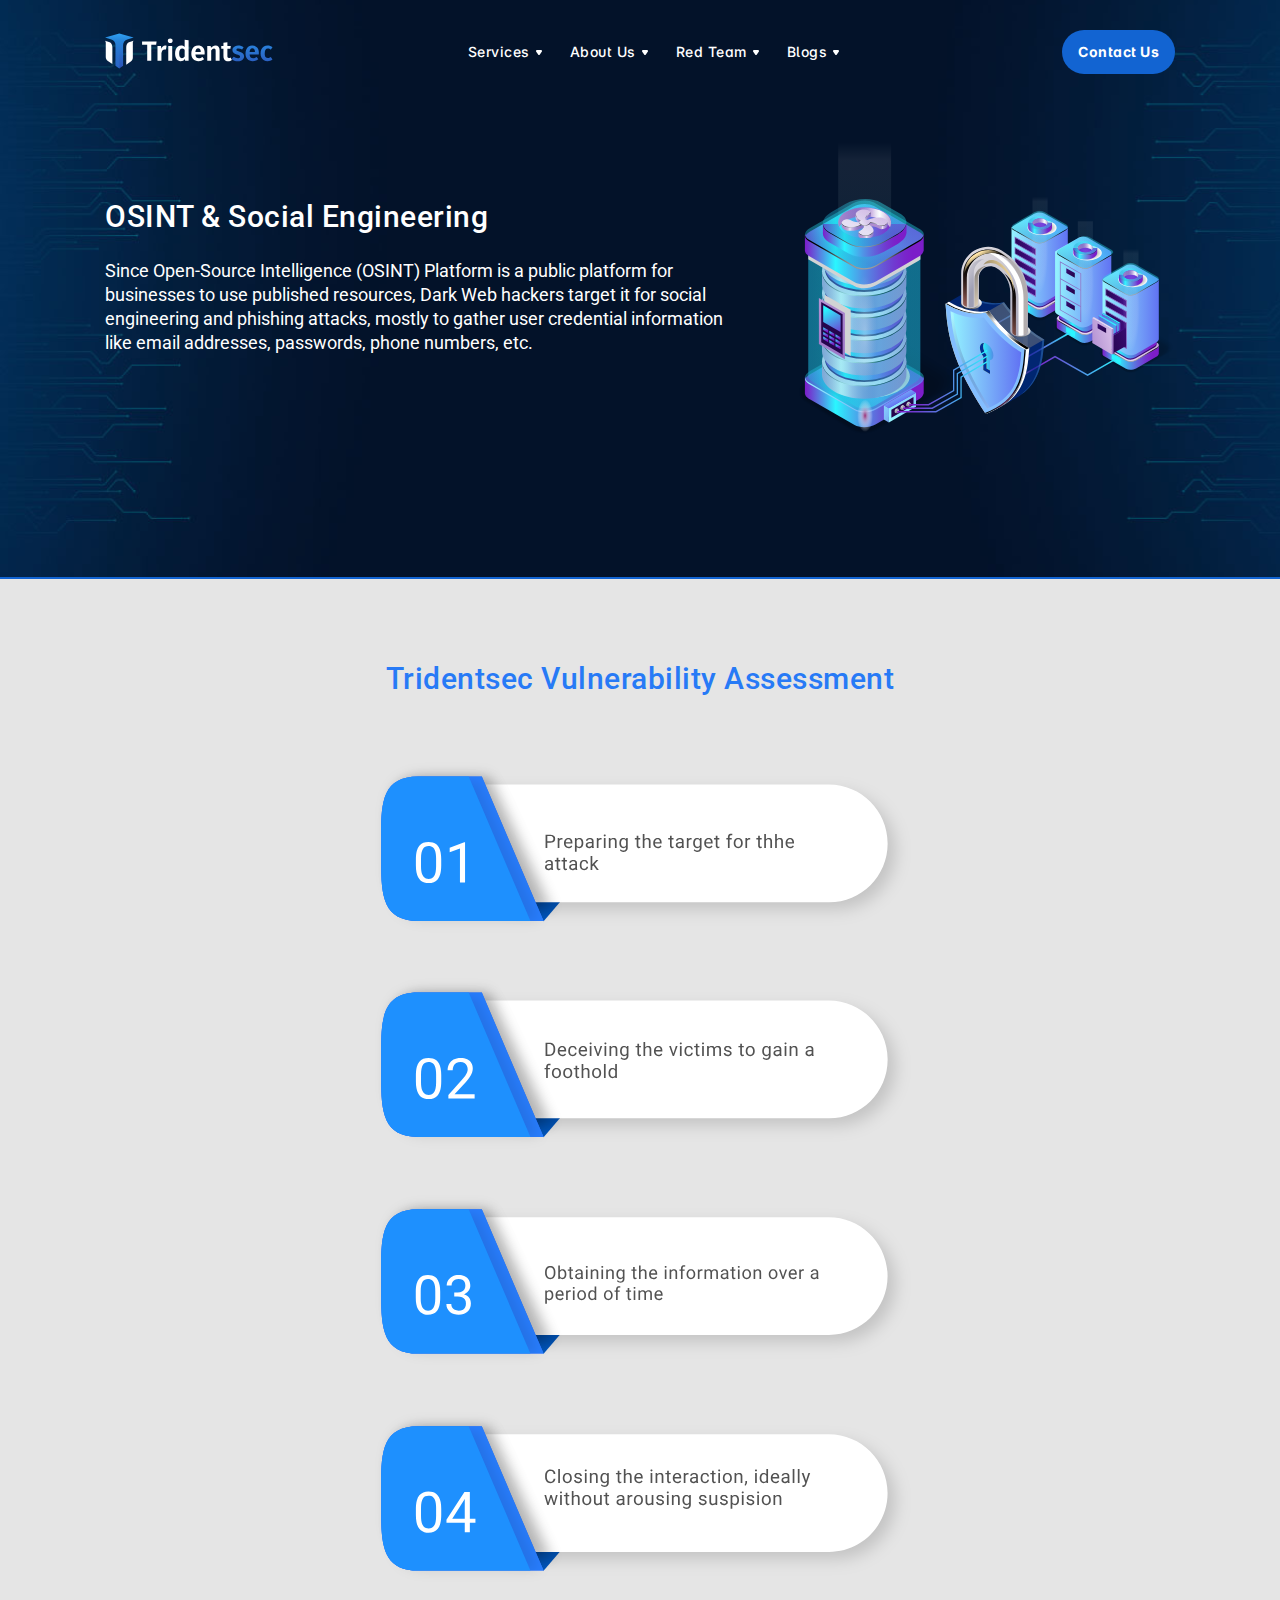
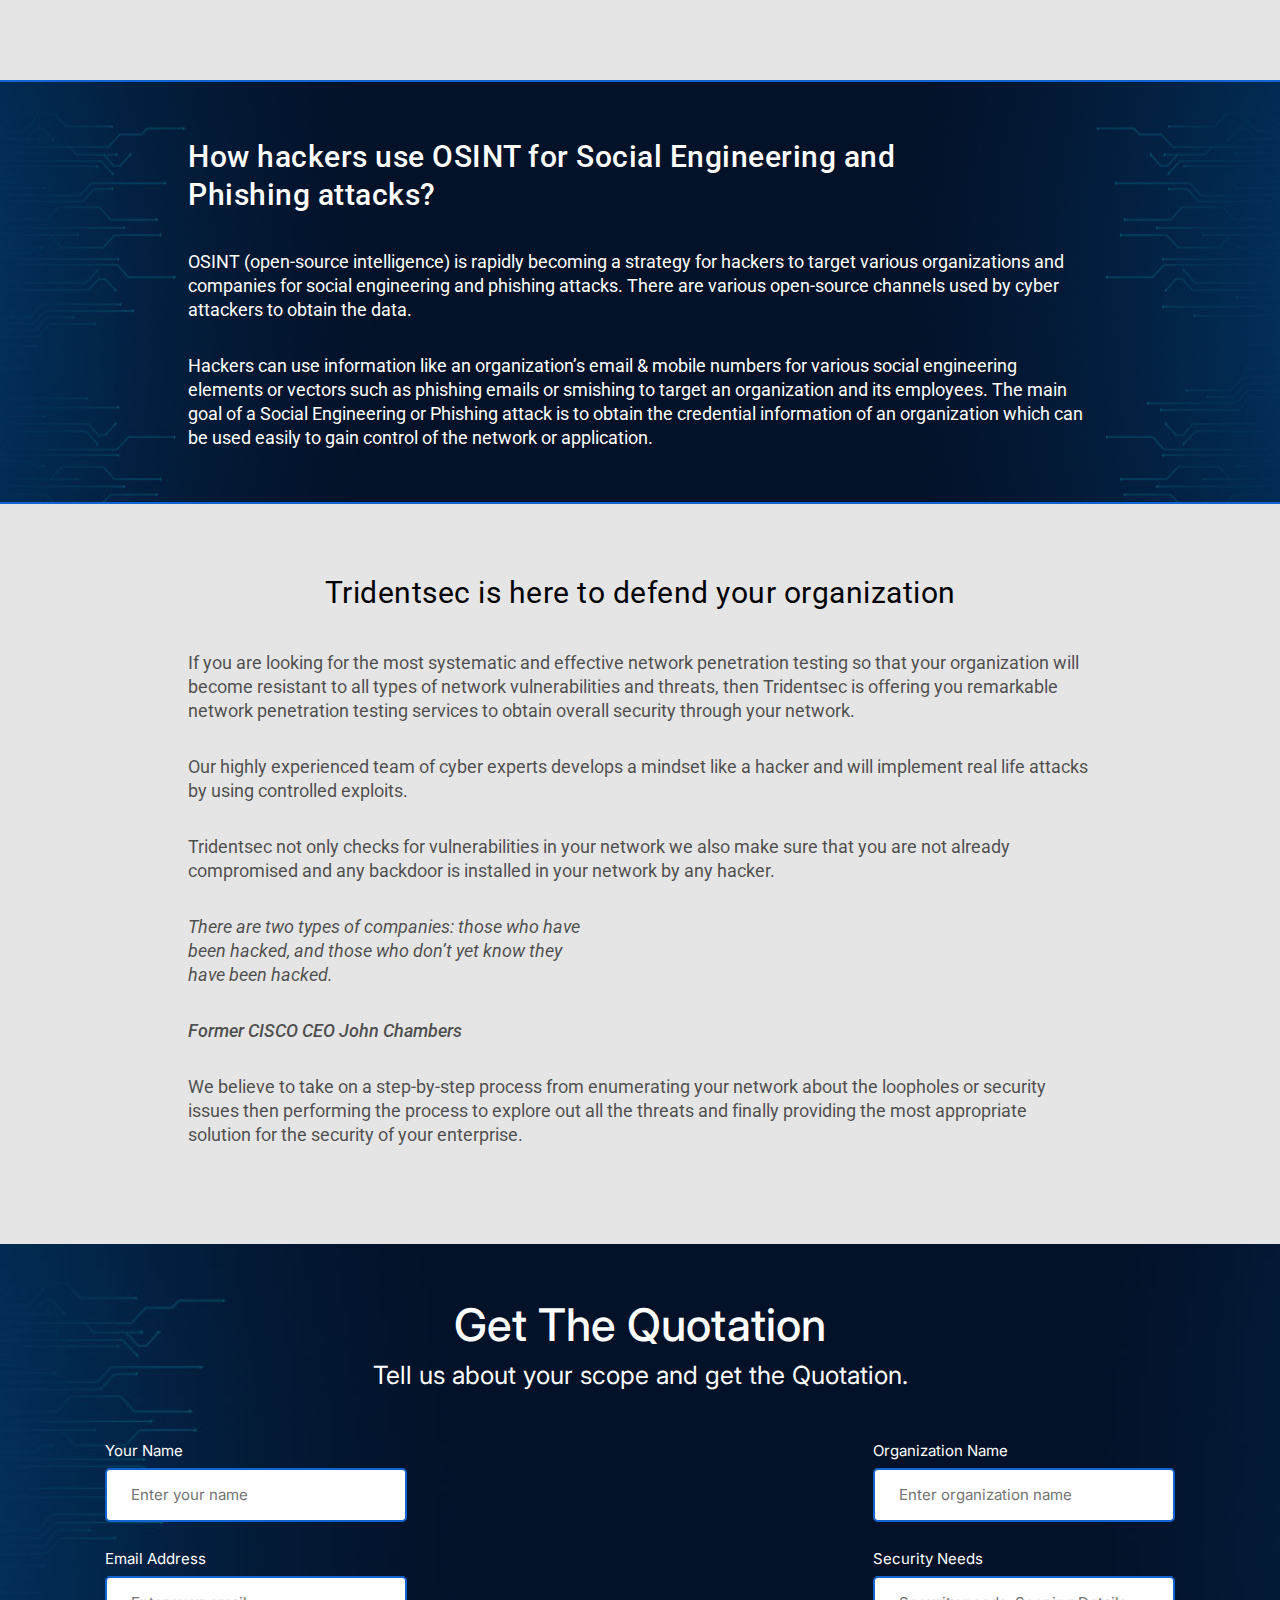
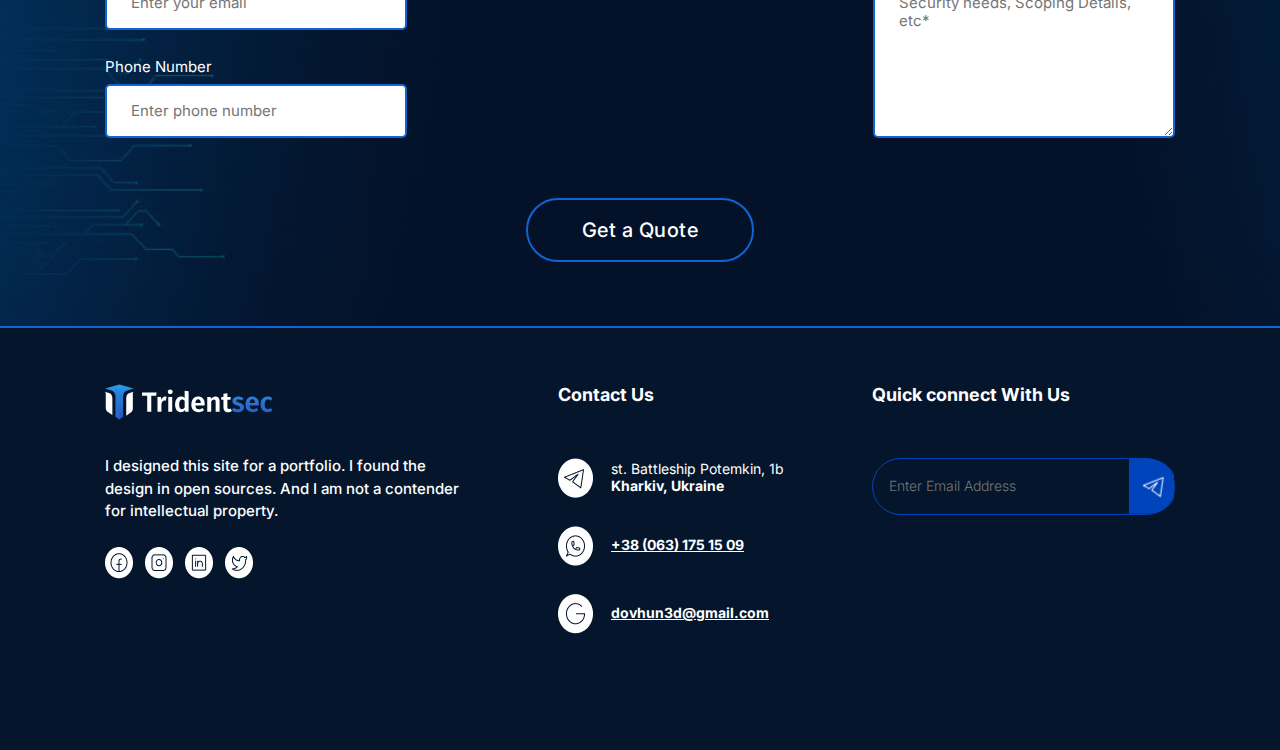
<file: pages/servises/osint-social-engineering.html>
<!DOCTYPE html>
<html lang="en">
<head>
    <meta charset="UTF-8">
    <meta http-equiv="X-UA-Compatible" content="IE=edge">
    <meta name="viewport" content="width=device-width, initial-scale=1.0">
    <link rel="preconnect" href="https://fonts.googleapis.com">
    <link rel="preconnect" href="https://fonts.gstatic.com" crossorigin>
    <link href="https://fonts.googleapis.com/css2?family=Inter:wght@500;600;700&family=Roboto:wght@300;400;500&display=swap" rel="stylesheet">    <link rel="stylesheet" href="/css/reset.css">
    <link rel="preconnect" href="https://fonts.gstatic.com" crossorigin>
    <link href="https://fonts.googleapis.com/css2?family=Roboto:ital,wght@1,400;1,500&display=swap" rel="stylesheet">
    <link rel="stylesheet" href="/css/osint-social-engineering.css">
    <title>OSINT & Social Engineering</title>
</head>
<body>

    <div class="first-page">

        <div class="fp-container">

            <div class="header">

                <a href="/index.html"><img src="/img/logo.svg" alt="logo" class="img-logo"></a>

                <div class="nav-container">

                    <div class="dropdown-container">

                        <div class="drop-but">

                            <a class="nav-but">Services</a>

                            <img src="/img/icon-nav.svg" alt="icon-navigation">

                        </div>

                        <div class="dropdown-content">

                            <a href="/pages/servises/web-penetration-testing.html">Web Penetration Testing</a>

                            <a href="/pages/servises/mobile-penetration-testing.html">Mobile Penetration Testing</a>

                            <a href="/pages/servises/network-penetration-testing.html">Network Penetration Testing</a>

                            <a href="/pages/servises/cloud-penetration-testing.html">Cloud Penetration Testing</a>
                            
                            <a href="/pages/servises/vulnerability-assessment.html">Vulnerability Assessment</a>

                            <a href="/pages/servises/osint-social-engineering.html">OSINT & Social Engineering</a>

                        </div>                      
                    
                    </div>

                    <div class="nav-but-container">

                        <a href="/pages/aboutus.html" class="nav-but">About Us</a>

                        <img src="/img/icon-nav.svg" alt="icon-navigation">

                    </div>
                    
                    <div class="nav-but-container">

                        <a href="" class="nav-but">Red Team</a>

                        <img src="/img/icon-nav.svg" alt="icon-navigation">

                    </div>

                    <div class="nav-but-container">

                        <a href="/pages/blog.html" class="nav-but">Blogs</a>

                        <img src="/img/icon-nav.svg" alt="icon-navigation">

                    </div>

                </div>

                <a href="#contact-us"><button class="main-but">Contact Us</button></a>

            </div>

            <div class="fp-content">

                <div class="description-container">

                    <h2 class="fp-title">OSINT & Social Engineering</h2>

                    <p class="fp-description">

                        Since Open-Source Intelligence (OSINT) Platform is a public platform for businesses to use published resources, Dark Web hackers target it for social engineering and phishing attacks, mostly to gather user credential information like email addresses, passwords, phone numbers, etc.

                    </p>

                </div>

                <img src="/img/osint-social-engineering/1p-image.svg" alt="Server">

            </div>

        </div>

    </div>

    <div class="second-page">

        <div class="sp-conteiner">

            <h2 class="sp-title">Tridentsec Vulnerability Assessment</h2>

            <div class="sp-description-container">

                <img src="/img/osint-social-engineering/2p-image-1.svg" alt="argument#1">

                <img src="/img/osint-social-engineering/2p-image-2.svg" alt="argument#2">

                <img src="/img/osint-social-engineering/2p-image-3.svg" alt="argument#3">

                <img src="/img/osint-social-engineering/2p-image-4.svg" alt="argument#4">

            </div>

        </div>

    </div>

    <div class="third-page">

        <div class="tp-container">

            <h2 class="tp-title">How hackers use OSINT for Social Engineering and Phishing attacks?</h2>

            <p class="tp-description">

                OSINT (open-source intelligence) is rapidly becoming a strategy for hackers to target various organizations and companies for social engineering and phishing attacks. There are various open-source channels used by cyber attackers to obtain the data.

            </p>

            <p class="tp-description">

                Hackers can use information like an organization’s email & mobile numbers for various social engineering elements or vectors such as phishing emails or smishing to target an organization and its employees. The main goal of a Social Engineering or Phishing attack is to obtain the credential information of an organization which can be used easily to gain control of the network or application.

            </p>

        </div>

    </div>

    <div class="fourth-page">

        <div class="fthp-container">

            <h2 class="fthp-title">Tridentsec is here to defend your organization</h2>

            <div>

                <p class="fthp-description">

                    If you are looking for the most systematic and effective network penetration testing so that your organization will become resistant to all types of network vulnerabilities and threats, then Tridentsec is offering you remarkable network penetration testing services to obtain overall security through your network.
                    
                </p>

                <p class="fthp-description">

                    Our highly experienced team of cyber experts develops a mindset like a hacker and will implement real life attacks by using controlled exploits. 
                    
                </p>

                <p class="fthp-description">

                    Tridentsec not only checks for vulnerabilities in your network we also make sure that you are not already compromised and any backdoor is installed in your network by any hacker.
                    
                </p>

                <p class="fthp-description-italic">

                    There are two types of companies: those who have
                    
                    <br>
                    
                    been hacked, and those who don’t yet know they
                    
                    <br>
                    
                    have been hacked.
                    
                </p>

                <p class="fthp-description-italic-bold">

                    Former CISCO CEO John Chambers
                    
                </p>

                <p class="fthp-description">

                    We believe to take on a step-by-step process from enumerating your network about the loopholes or security issues then performing the process to explore out all the threats and finally providing the most appropriate solution for the security of your enterprise.
                    
                </p>

            </div>

        </div>

    </div>

    <!-- Section sixth (with title and form) -->
    <div class="sixth-page" id="contact-us">

        <div class="title-form-container">

            <div class="title-description-container">

                <h2 class="title-sixth-page">Get The Quotation</h2>

                <p class="description-sixth-page">

                    Tell us about your scope and get the Quotation.

                </p>

            </div>

            <form action="#" class="form-container">

                <div class="column-container">

                    <div class="input-container">

                        <label for="name">Your Name</label>

                        <input class="input-form" type="text" id="name" placeholder="Enter your name">

                    </div>

                    <div class="input-container">
                        
                        <label for="email">Email Address</label>

                        <input class="input-form" type="email" id="email" placeholder="Enter your email">

                    </div>

                    <div class="input-container">
                        
                        <label for="phone">Phone Number</label>

                        <input class="input-form" type="tel" id="phone" placeholder="Enter phone number">

                    </div>

                </div>

                <div class="column-container">

                    <div class="input-container">

                        <label for="name-organization">Organization Name </label>

                        <input class="input-form" type="text" id="name-organization" placeholder="Enter organization name ">

                    </div>

                    <div class="input-container">

                        <label for="security-needs">Security Needs </label>

                        <textarea name="text-area" id="security-needs" cols="30" rows="7" placeholder="Security needs, Scoping Details, etc*"></textarea>

                    </div>

                </div>  

            </form>

            <button class="quote-but">Get a Quote</button>

        </div>

    </div>

    <!-- Section with Footer -->
    <footer>

        <div class="section-footer">

            <div class="logo-container">

                <img src="/img/logo.svg" alt="logo">

                <p class="logo-description">
                        
                    I designed this site for a portfolio. I found the design in open sources. And I am not a contender for intellectual property.
                    
                </p>

                <div class="social-media">

                    <a href="https://www.instagram.com/gretoq" ><img class="sm-imag" src="/img/facebook.png" alt="facebook"></a>

                    <a href="https://www.instagram.com/gretoq" ><img class="sm-imag" src="/img/instagram.png" alt="instagram"></a>

                    <a href="https://www.linkedin.com/in/artem-dovhun-2aa68b236"><img class="sm-imag" src="/img/linkedin.png" alt="linkedin"></a>
                    
                    <a href="https://www.instagram.com/gretoq" ><img class="sm-imag" src="/img/twitter.png" alt="twitter"></a>

                </div>

            </div>

            <div class="contactus-container">

                <h4 class="contactus-container">Contact Us</h4>

                <div class="paperplane-container">

                    <img src="/img/paper-plane-image.png" alt="paper-plane">

                    <div class="paperplane-description">

                        <h5 class="address1">st. Battleship Potemkin, 1b</h5>

                        <h6 class="address2">Kharkiv, Ukraine</h6>

                    </div>

                </div>

                <div class="cellphone-description">

                    <img src="/img/cellphone-image.png" alt="cell-phone">

                    <a href="tel:+380631751509" class="contact-tel">+38 (063) 175 15 09</a>

                </div>

                <div class="email-description">

                    <img src="/img/google-image.png" alt="google-image">

                    <a href="mailto:dovhun3d@gmail.com" class="contact-email">dovhun3d@gmail.com</a>
                        
                </div>
                    
            </div>

            <div class="quick-container">

                <h4 class="quick-title">Quick connect With Us</h4>
                
                <div class="form-quick-email">

                    <input class="quick-email-input" type="email" name="quick-email" placeholder="Enter Email Address">

                    <input type="submit" value="" class="quick-email-input-image">

                </div>
                    

            </div>

        </div>

    </footer>
    
</body>
</html>
</file>
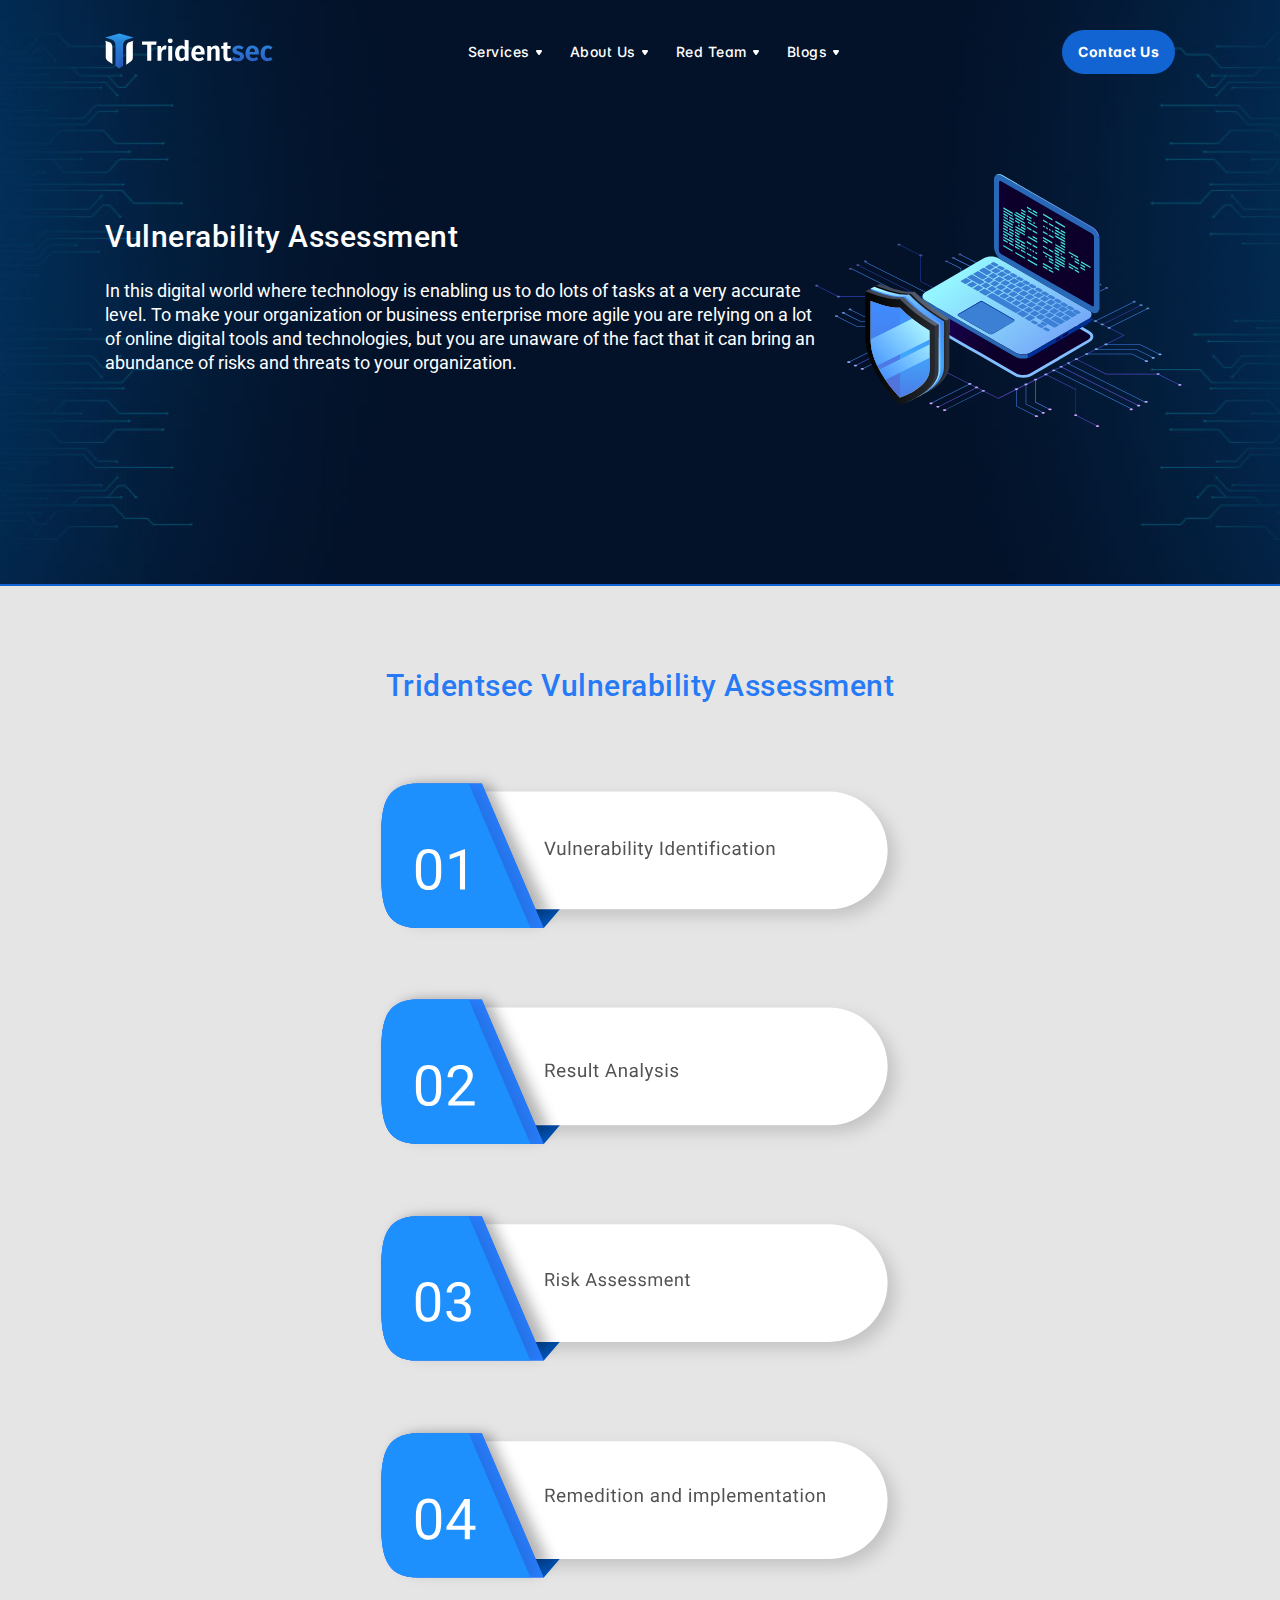
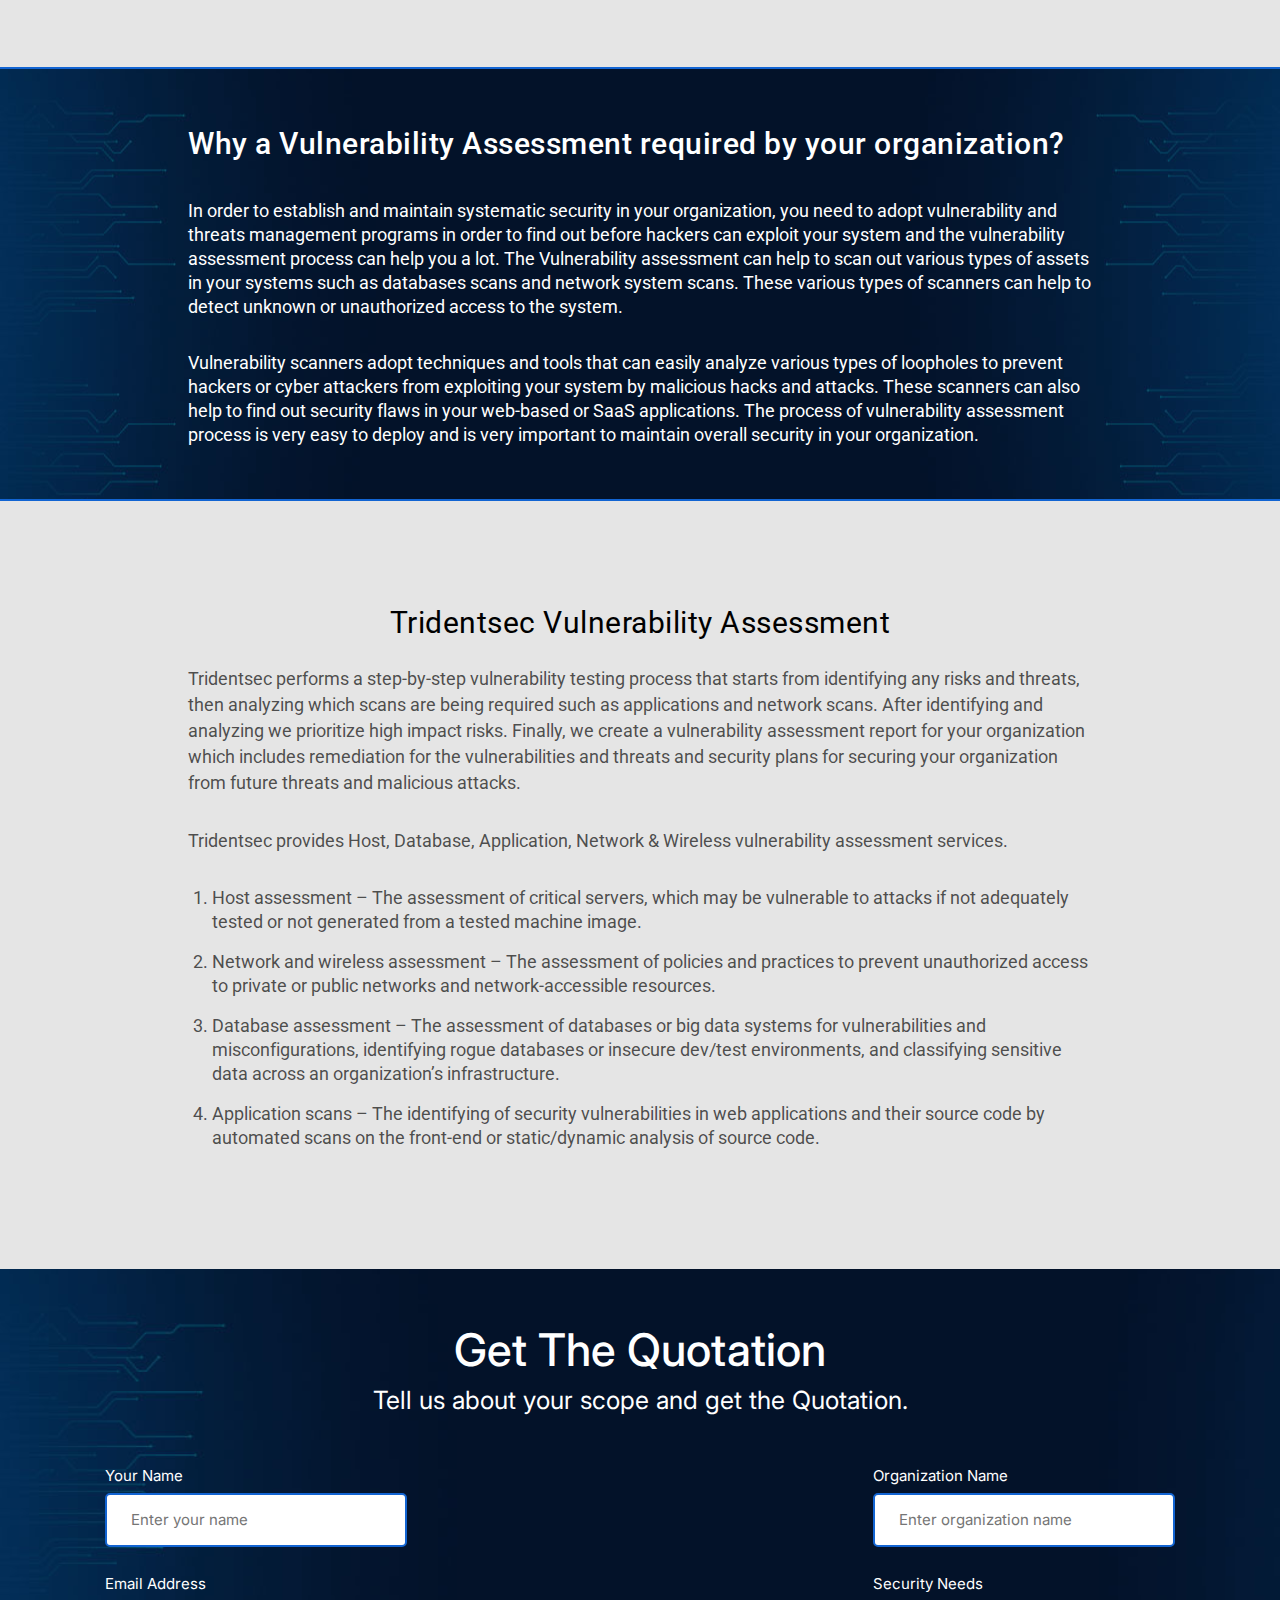
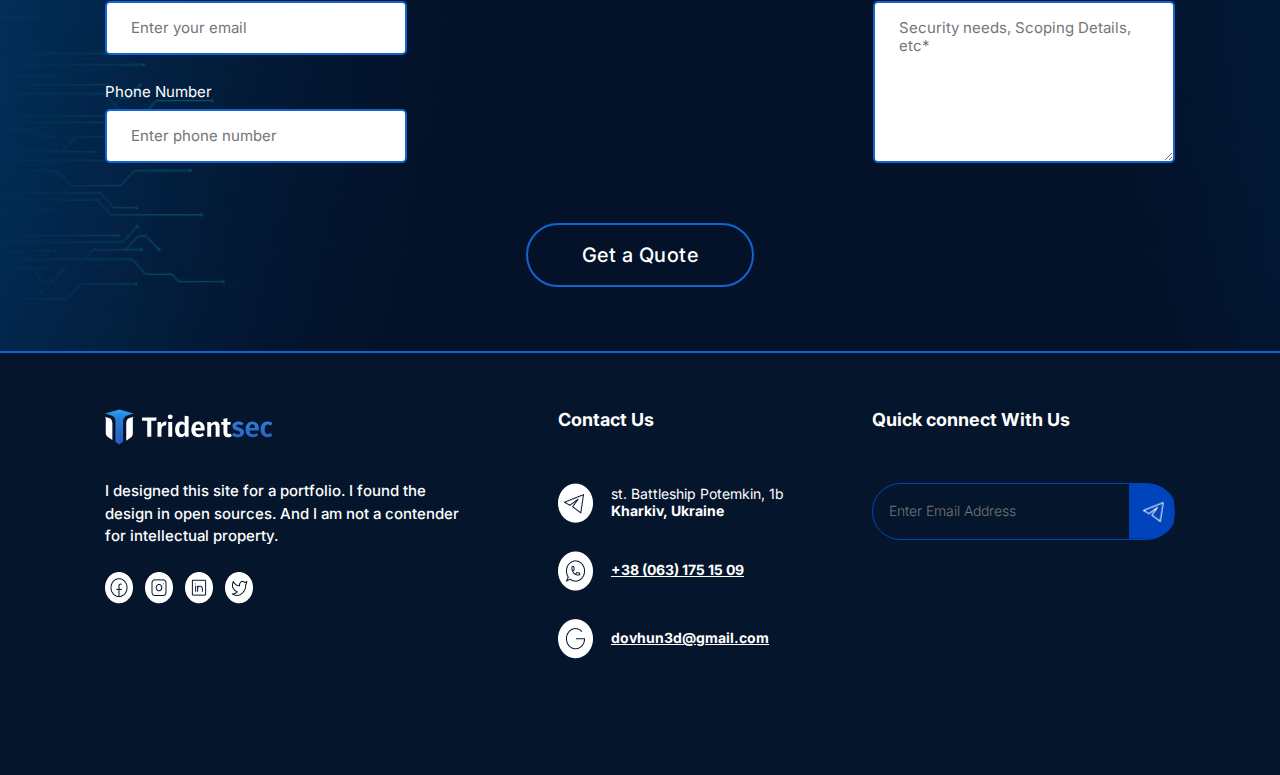
<file: pages/servises/vulnerability-assessment.html>
<!DOCTYPE html>
<html lang="en">
<head>
    <meta charset="UTF-8">
    <meta http-equiv="X-UA-Compatible" content="IE=edge">
    <meta name="viewport" content="width=device-width, initial-scale=1.0">
    <link rel="preconnect" href="https://fonts.googleapis.com">
    <link rel="preconnect" href="https://fonts.gstatic.com" crossorigin>
    <link href="https://fonts.googleapis.com/css2?family=Inter:wght@500;600;700&family=Roboto:wght@300;400;500&display=swap" rel="stylesheet">    <link rel="stylesheet" href="/css/reset.css">
    <link rel="preconnect" href="https://fonts.gstatic.com" crossorigin>
    <link href="https://fonts.googleapis.com/css2?family=Roboto:ital,wght@1,400;1,500&display=swap" rel="stylesheet">
    <link rel="stylesheet" href="/css/vulnerability-assessment.css">
    <title>Vulnerability Assessment</title>
</head>
<body>

    <div class="first-page">

        <div class="fp-container">

            <div class="header">

                <a href="/index.html"><img src="/img/logo.svg" alt="logo" class="img-logo"></a>

                <div class="nav-container">

                    <div class="dropdown-container">

                        <div class="drop-but">

                            <a class="nav-but">Services</a>

                            <img src="/img/icon-nav.svg" alt="icon-navigation">

                        </div>

                        <div class="dropdown-content">

                            <a href="/pages/servises/web-penetration-testing.html">Web Penetration Testing</a>

                            <a href="/pages/servises/mobile-penetration-testing.html">Mobile Penetration Testing</a>

                            <a href="/pages/servises/network-penetration-testing.html">Network Penetration Testing</a>

                            <a href="/pages/servises/cloud-penetration-testing.html">Cloud Penetration Testing</a>
                            
                            <a href="/pages/servises/vulnerability-assessment.html">Vulnerability Assessment</a>

                            <a href="/pages/servises/osint-social-engineering.html">OSINT & Social Engineering</a>

                        </div>                      
                    
                    </div>

                    <div class="nav-but-container">

                        <a href="/pages/aboutus.html" class="nav-but">About Us</a>

                        <img src="/img/icon-nav.svg" alt="icon-navigation">

                    </div>
                    
                    <div class="nav-but-container">

                        <a href="" class="nav-but">Red Team</a>

                        <img src="/img/icon-nav.svg" alt="icon-navigation">

                    </div>

                    <div class="nav-but-container">

                        <a href="/pages/blog.html" class="nav-but">Blogs</a>

                        <img src="/img/icon-nav.svg" alt="icon-navigation">

                    </div>

                </div>

                <a href="#contact-us"><button class="main-but">Contact Us</button></a>

            </div>

            <div class="fp-content">

                <div class="description-container">

                    <h2 class="fp-title">Vulnerability Assessment</h2>

                    <p class="fp-description">

                        In this digital world where technology is enabling us to do lots of tasks at a very accurate level. To make your organization or business enterprise more agile you are relying on a lot of online digital tools and technologies, but you are unaware of the fact that it can bring an abundance of risks and threats to your organization.

                    </p>

                </div>

                <img src="/img/vulnerability-assessment/1p-image.svg" alt="Notebook">

            </div>

        </div>

    </div>

    <div class="second-page">

        <div class="sp-conteiner">

            <h2 class="sp-title">Tridentsec Vulnerability Assessment</h2>

            <div class="sp-description-container">

                <img src="/img/vulnerability-assessment/2p-image-1.svg" alt="argument#1">

                <img src="/img/vulnerability-assessment/2p-image-2.svg" alt="argument#2">

                <img src="/img/vulnerability-assessment/2p-image-3.svg" alt="argument#3">

                <img src="/img/vulnerability-assessment/2p-image-4.svg" alt="argument#4">

            </div>

        </div>

    </div>

    <div class="third-page">

        <div class="tp-container">

            <h2 class="tp-title">Why a Vulnerability Assessment required by your organization?</h2>

            <p class="tp-description">

                In order to establish and maintain systematic security in your organization, you need to adopt vulnerability and threats management programs in order to find out before hackers can exploit your system and the vulnerability assessment process can help you a lot. The Vulnerability assessment can help to scan out various types of assets in your systems such as databases scans and network system scans. These various types of scanners can help to detect unknown or unauthorized access to the system.

            </p>

            <p class="tp-description">

                Vulnerability scanners adopt techniques and tools that can easily analyze various types of loopholes to prevent hackers or cyber attackers from exploiting your system by malicious hacks and attacks. These scanners can also help to find out security flaws in your web-based or SaaS applications. The process of vulnerability assessment process is very easy to deploy and is very important to maintain overall security in your organization.

            </p>

        </div>

    </div>

    <div class="fourth-page">

        <div class="fthp-container">

            <h2 class="rthp-title">Tridentsec Vulnerability Assessment</h2>

            <p class="fthp-description">

                Tridentsec performs a step-by-step vulnerability testing process that starts from identifying any risks and threats, then analyzing which scans are being required such as applications and network scans. After identifying and analyzing we prioritize high impact risks. Finally, we create a vulnerability assessment report for your organization which includes remediation for the vulnerabilities and threats and security plans for securing your organization from future threats and malicious attacks.

            </p>

            <p class="fthp-description">

                Tridentsec provides Host, Database, Application, Network & Wireless vulnerability assessment services.

                <ol class="fthp-ol">

                    <li>Host assessment – The assessment of critical servers, which may be vulnerable to attacks if not adequately tested or not generated from a tested machine image.</li>
    
                    <li>Network and wireless assessment – The assessment of policies and practices to prevent unauthorized access to private or public networks and network-accessible resources.</li>
    
                    <li>Database assessment – The assessment of databases or big data systems for vulnerabilities and misconfigurations, identifying rogue databases or insecure dev/test environments, and classifying sensitive data across an organization’s infrastructure.</li>
    
                    <li>Application scans – The identifying of security vulnerabilities in web applications and their source code by automated scans on the front-end or static/dynamic analysis of source code.</li>
    
                </ol>

            </p>

        </div>

    </div>

    <!-- Section sixth (with title and form) -->
    <div class="sixth-page" id="contact-us">

        <div class="title-form-container">

            <div class="title-description-container">

                <h2 class="title-sixth-page">Get The Quotation</h2>

                <p class="description-sixth-page">

                    Tell us about your scope and get the Quotation.

                </p>

            </div>

            <form action="#" class="form-container">

                <div class="column-container">

                    <div class="input-container">

                        <label for="name">Your Name</label>

                        <input class="input-form" type="text" id="name" placeholder="Enter your name">

                    </div>

                    <div class="input-container">
                        
                        <label for="email">Email Address</label>

                        <input class="input-form" type="email" id="email" placeholder="Enter your email">

                    </div>

                    <div class="input-container">
                        
                        <label for="phone">Phone Number</label>

                        <input class="input-form" type="tel" id="phone" placeholder="Enter phone number">

                    </div>

                </div>

                <div class="column-container">

                    <div class="input-container">

                        <label for="name-organization">Organization Name </label>

                        <input class="input-form" type="text" id="name-organization" placeholder="Enter organization name ">

                    </div>

                    <div class="input-container">

                        <label for="security-needs">Security Needs </label>

                        <textarea name="text-area" id="security-needs" cols="30" rows="7" placeholder="Security needs, Scoping Details, etc*"></textarea>

                    </div>

                </div>  

            </form>

            <button class="quote-but">Get a Quote</button>

        </div>

    </div>

    <!-- Section with Footer -->
    <footer>

        <div class="section-footer">

            <div class="logo-container">

                <img src="/img/logo.svg" alt="logo">

                <p class="logo-description">
                        
                    I designed this site for a portfolio. I found the design in open sources. And I am not a contender for intellectual property.
                    
                </p>

                <div class="social-media">

                    <a href="https://www.instagram.com/gretoq" ><img class="sm-imag" src="/img/facebook.png" alt="facebook"></a>

                    <a href="https://www.instagram.com/gretoq" ><img class="sm-imag" src="/img/instagram.png" alt="instagram"></a>

                    <a href="https://www.linkedin.com/in/artem-dovhun-2aa68b236"><img class="sm-imag" src="/img/linkedin.png" alt="linkedin"></a>
                    
                    <a href="https://www.instagram.com/gretoq" ><img class="sm-imag" src="/img/twitter.png" alt="twitter"></a>

                </div>

            </div>

            <div class="contactus-container">

                <h4 class="contactus-container">Contact Us</h4>

                <div class="paperplane-container">

                    <img src="/img/paper-plane-image.png" alt="paper-plane">

                    <div class="paperplane-description">

                        <h5 class="address1">st. Battleship Potemkin, 1b</h5>

                        <h6 class="address2">Kharkiv, Ukraine</h6>

                    </div>

                </div>

                <div class="cellphone-description">

                    <img src="/img/cellphone-image.png" alt="cell-phone">

                    <a href="tel:+380631751509" class="contact-tel">+38 (063) 175 15 09</a>

                </div>

                <div class="email-description">

                    <img src="/img/google-image.png" alt="google-image">

                    <a href="mailto:dovhun3d@gmail.com" class="contact-email">dovhun3d@gmail.com</a>
                        
                </div>
                    
            </div>

            <div class="quick-container">

                <h4 class="quick-title">Quick connect With Us</h4>
                
                <div class="form-quick-email">

                    <input class="quick-email-input" type="email" name="quick-email" placeholder="Enter Email Address">

                    <input type="submit" value="" class="quick-email-input-image">

                </div>
                    

            </div>

        </div>

    </footer>
    
</body>
</html>
</file>
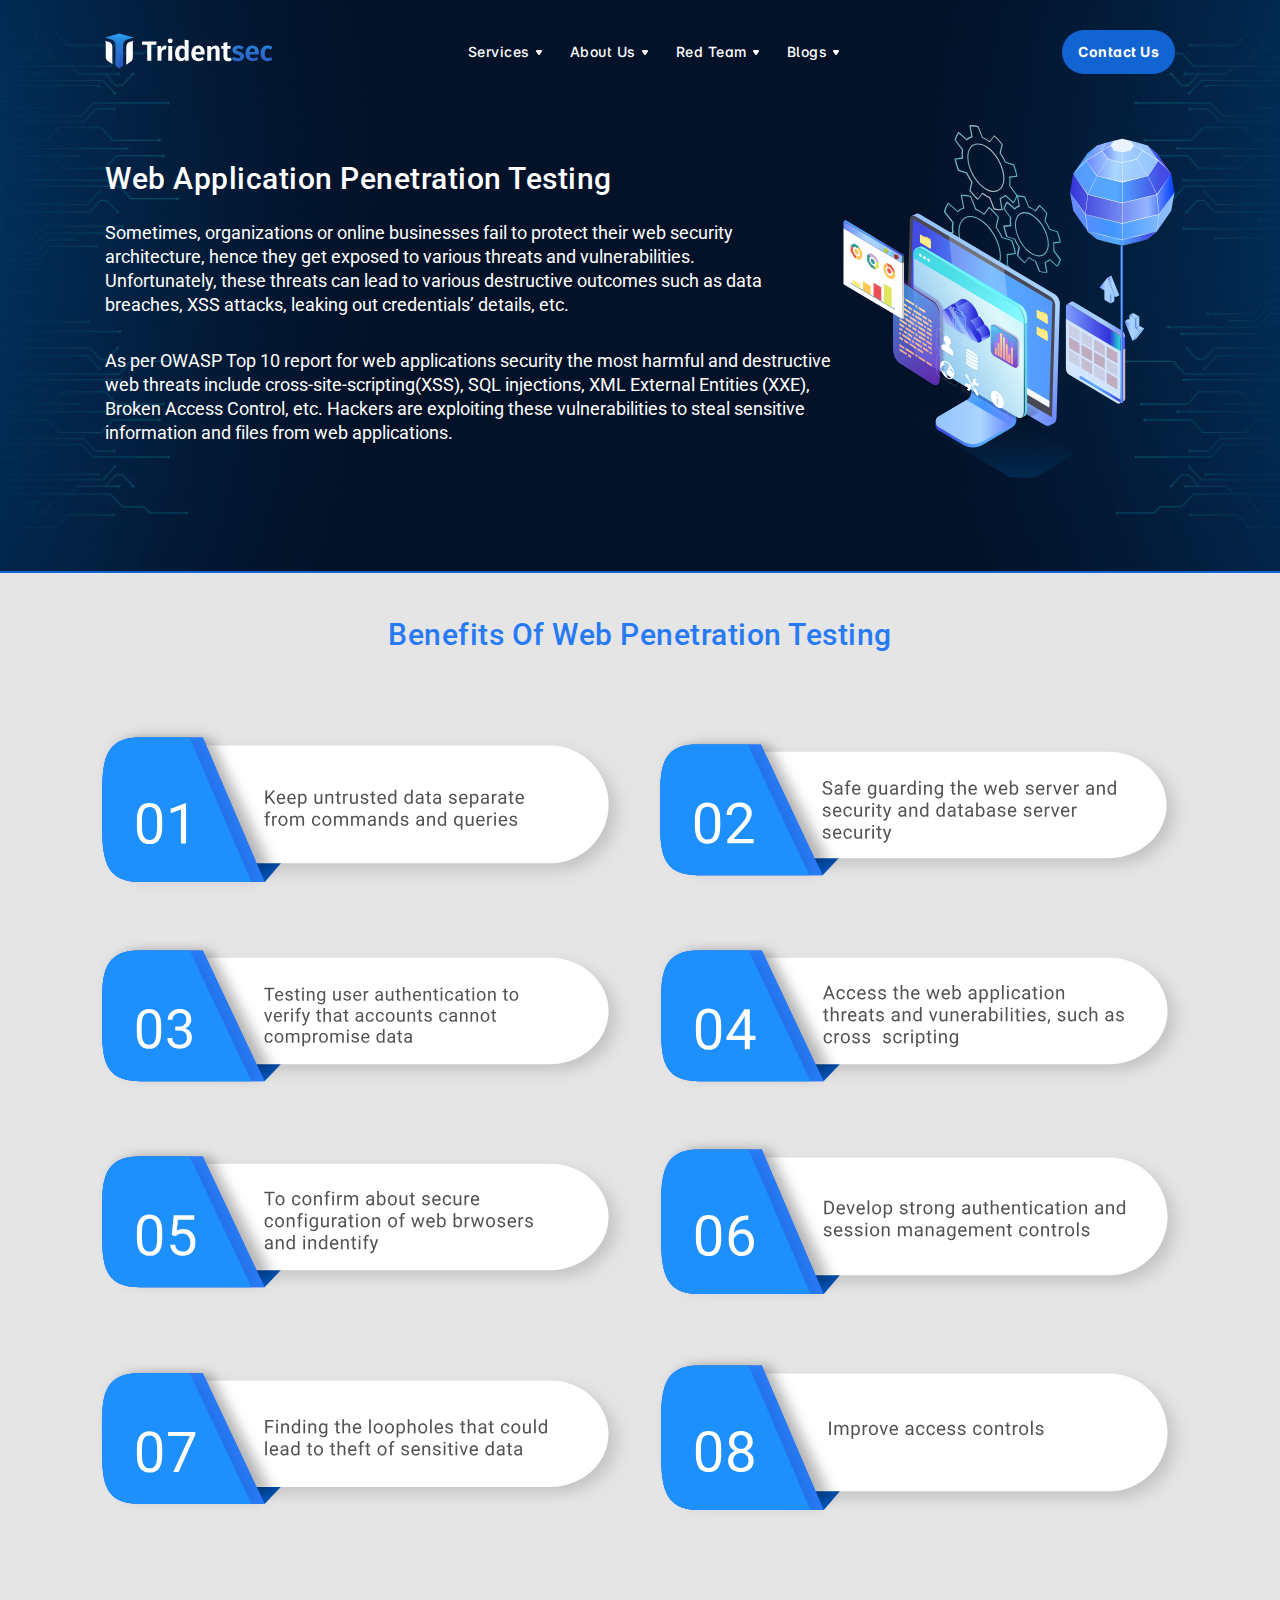
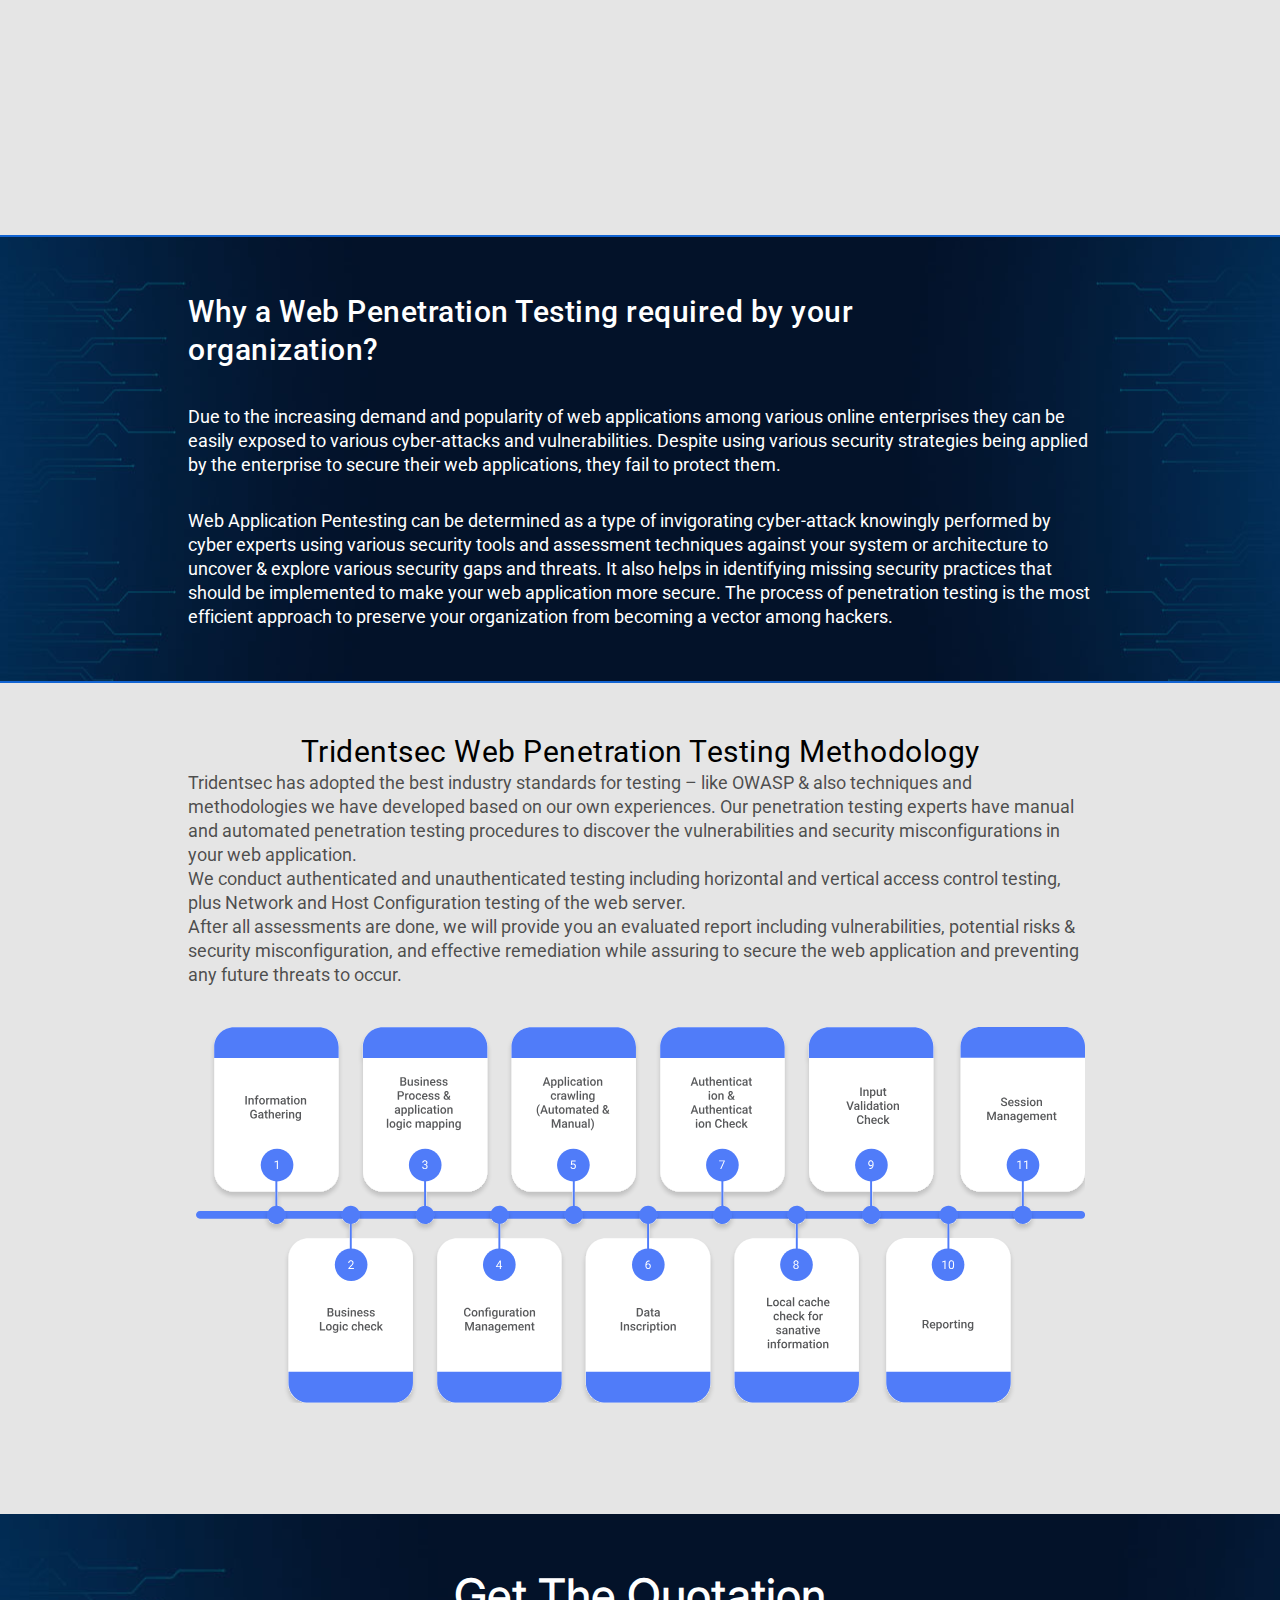
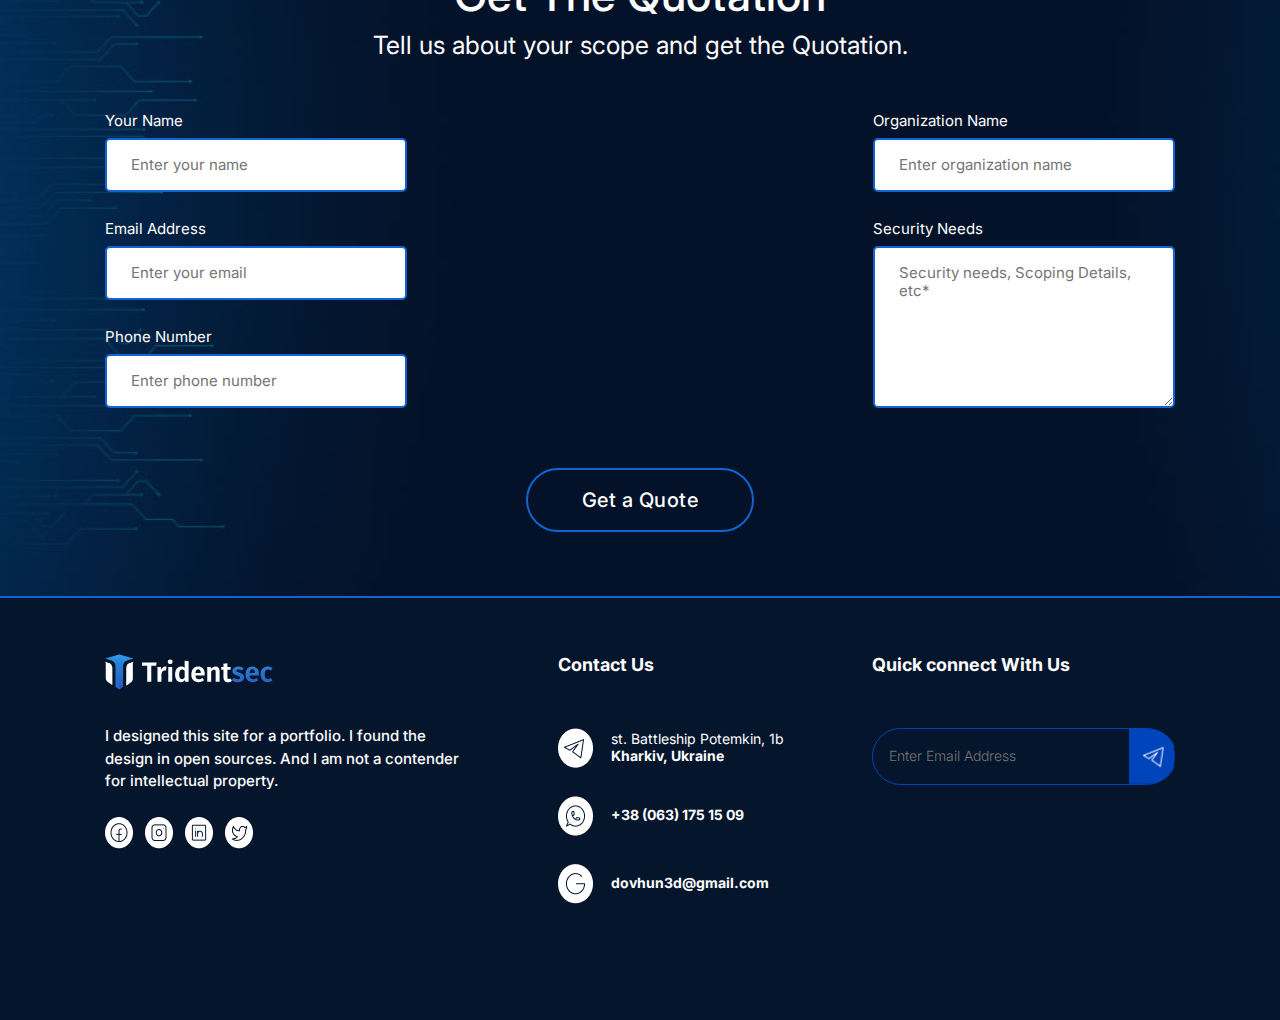
<file: pages/servises/web-penetration-testing.html>
<!DOCTYPE html>
<html lang="en">
<head>
    <meta charset="UTF-8">
    <meta http-equiv="X-UA-Compatible" content="IE=edge">
    <meta name="viewport" content="width=], initial-scale=1.0">
    <link rel="preconnect" href="https://fonts.googleapis.com">
    <link rel="preconnect" href="https://fonts.gstatic.com" crossorigin>
    <link href="https://fonts.googleapis.com/css2?family=Inter:wght@500;600;700&family=Roboto:wght@300;400;500&display=swap" rel="stylesheet">    <link rel="stylesheet" href="/css/reset.css">
    <link rel="stylesheet" href="/css/web-penetration-testing-styles.css">
    <title>Web Penetration Testing</title>
</head>
<body>

    <div class="first-page">

        <div class="fp-container">

            <div class="header">

                <div>

                    <a href="/index.html"><img src="/img/logo.svg" alt="logo" class="logo-style"></a>

                </div>

                <div class="nav-container">

                    <div class="dropdown">

                        <div class="nav-but-conteiner">

                            <a class="nav-but">Services</a>

                            <img src="/img/icon-nav.svg" alt="icon-navigation">

                        </div>

                        <div class="dropdown-content">

                            <a href="/pages/servises/web-penetration-testing.html">Web Penetration Testing</a>

                            <a href="/pages/servises/mobile-penetration-testing.html">Mobile Penetration Testing</a>

                            <a href="/pages/servises/network-penetration-testing.html">Network Penetration Testing</a>

                            <a href="/pages/servises/cloud-penetration-testing.html">Cloud Penetration Testing</a>
                            
                            <a href="/pages/servises/vulnerability-assessment.html">Vulnerability Assessment</a>

                            <a href="/pages/servises/osint-social-engineering.html">OSINT & Social Engineering</a>

                        </div>

                    </div>

                    <div class="nav-but-conteiner">

                        <a href="/pages/aboutus.html" class="nav-but">About Us</a>

                        <img src="/img/icon-nav.svg" alt="icon-navigation">

                    </div>

                    <div class="nav-but-conteiner">

                        <a href="" class="nav-but">Red Team</a>

                        <img src="/img/icon-nav.svg" alt="icon-navigation">

                    </div>

                    <div class="nav-but-conteiner">

                        <a href="/pages/blog.html" class="nav-but">Blogs</a>

                        <img src="/img/icon-nav.svg" alt="icon-navigation">

                    </div>

                </div>

                <div>

                    <a href="#contact-us"><button class="main-but">Contact Us</button></a>

                </div>

            </div>

            <div class="fp-content">

                <div>

                    <h2 class="fp-title">Web Application Penetration Testing</h2>

                    <p class="fp-description">

                        Sometimes, organizations or online businesses fail to protect their web security
                        
                        <br>
                        
                        architecture, hence they get exposed to various threats and vulnerabilities.
                        
                        <br>
                        
                        Unfortunately, these threats can lead to various destructive outcomes such as data
                        
                        <br>
                        
                        breaches, XSS attacks, leaking out credentials’ details, etc.
                        
                    </p>

                    <p class="fp-description">

                        As per OWASP Top 10 report for web applications security the most harmful and destructive
                        
                        <br>
                        
                        web threats include cross-site-scripting(XSS), SQL injections, XML External Entities (XXE),
                        
                        <br>
                        
                        Broken Access Control, etc. Hackers are exploiting these vulnerabilities to steal sensitive
                        
                        <br>
                        
                        information and files from web applications.

                    </p>

                </div>

                <div class="fp-image-container">

                    <img src="/img/web-penetration-testing/fp-image.svg" alt="computer">

                </div>

            </div>

        </div>

    </div>

    <div class="second-page">

        <div class="sp-container">

            <h2 class="sp-title">Benefits Of Web Penetration Testing</h2>

            <div class="sp-columns">

                <div class="arg-conteiner">

                    <img src="/img/web-penetration-testing/sp-image-1.svg" alt="argument#1">

                    <img src="/img/web-penetration-testing/sp-image-2.svg" alt="argument#2">

                </div>

                <div class="arg-conteiner">

                    <img src="/img/web-penetration-testing/sp-image-3.svg" alt="argument#3">

                    <img src="/img/web-penetration-testing/sp-image-4.svg" alt="argument#4">

                </div>

                <div class="arg-conteiner">

                    <img src="/img/web-penetration-testing/sp-image-5.svg" alt="argument#5">

                    <img src="/img/web-penetration-testing/sp-image-6.svg" alt="argument#6">

                </div>

                <div class="arg-conteiner">

                    <img src="/img/web-penetration-testing/sp-image-7.svg" alt="argument#7">

                    <img src="/img/web-penetration-testing/sp-image-8.svg" alt="argument#8">

                </div>


            </div>

        </div>
    
    </div>
    
    <div class="third-page">

        <div class="tp-container">

            <h2 class="tp-title">

                Why a Web Penetration Testing required by your
                
                <br>
                
                organization?

            </h2>

            <p class="tp-description">

                Due to the increasing demand and popularity of web applications among various online enterprises they can be easily exposed to various cyber-attacks and vulnerabilities. Despite using various security strategies being applied by the enterprise to secure their web applications, they fail to protect them.

            </p>

            <p class="tp-description">

                Web Application Pentesting can be determined as a type of invigorating cyber-attack knowingly performed by cyber experts using various security tools and assessment techniques against your system or architecture to uncover & explore various security gaps and threats. It also helps in identifying missing security practices that should be implemented to make your web application more secure. The process of penetration testing is the most efficient approach to preserve your organization from becoming a vector among hackers.

            </p>

        </div>

    </div>

    <div class="fourth-page">

        <div class="fthp-container">

            <h2 class="fthp-title">Tridentsec Web Penetration Testing Methodology</h2>

            <div>

                <p class="fthp-description">

                    Tridentsec has adopted the best industry standards for testing – like OWASP & also techniques and methodologies we have developed based on our own experiences. Our penetration testing experts have manual and automated penetration testing procedures to discover the vulnerabilities and security misconfigurations in your web application.

                </p>

                <p class="fthp-description">

                    We conduct authenticated and unauthenticated testing including horizontal and vertical access control testing, plus Network and Host Configuration testing of the web server.

                </p>

                <p class="fthp-description">

                    After all assessments are done, we will provide you an evaluated report including vulnerabilities, potential risks & security misconfiguration, and effective remediation while assuring to secure the web application and preventing any future threats to occur.

                </p>

            </div>

            <div class="fthp-image">

                <img src="/img/web-penetration-testing/4p-image.svg" alt="scheme">

            </div>    

        </div>

    </div>

    <!-- Section sixth (with title and form) -->
    <div class="sixth-page" id="contact-us">

        <div class="title-form-container">

            <div class="title-description-container">

                <h2 class="title-sixth-page">Get The Quotation</h2>

                <p class="description-sixth-page">

                    Tell us about your scope and get the Quotation.

                </p>

            </div>

            <form action="#" class="form-container">

                <div class="column-container">

                    <div class="input-container">

                        <label for="name">Your Name</label>

                        <input class="input-form" type="text" id="name" placeholder="Enter your name">

                    </div>

                    <div class="input-container">
                        
                        <label for="email">Email Address</label>

                        <input class="input-form" type="email" id="email" placeholder="Enter your email">

                    </div>

                    <div class="input-container">
                        
                        <label for="phone">Phone Number</label>

                        <input class="input-form" type="tel" id="phone" placeholder="Enter phone number">

                    </div>

                </div>

                <div class="column-container">

                    <div class="input-container">

                        <label for="name-organization">Organization Name </label>

                        <input class="input-form" type="text" id="name-organization" placeholder="Enter organization name ">

                    </div>

                    <div class="input-container">

                        <label for="security-needs">Security Needs </label>

                        <textarea name="text-area" id="security-needs" cols="30" rows="7" placeholder="Security needs, Scoping Details, etc*"></textarea>

                    </div>

                </div>  

            </form>

            <button class="quote-but">Get a Quote</button>

        </div>

    </div>

    <!-- Section with Footer -->
    <footer>

        <div class="section-footer">

            <div class="logo-container">

                <img src="/img/logo.svg" alt="logo">

                <p class="logo-description">
                        
                    I designed this site for a portfolio. I found the design in open sources. And I am not a contender for intellectual property.
                    
                </p>

                <div class="social-media">

                    <a href="https://www.instagram.com/gretoq" ><img class="sm-imag" src="/img/facebook.png" alt="facebook"></a>

                    <a href="https://www.instagram.com/gretoq" ><img class="sm-imag" src="/img/instagram.png" alt="instagram"></a>

                    <a href="https://www.linkedin.com/in/artem-dovhun-2aa68b236"><img class="sm-imag" src="/img/linkedin.png" alt="linkedin"></a>
                    
                    <a href="https://www.instagram.com/gretoq" ><img class="sm-imag" src="/img/twitter.png" alt="twitter"></a>

                </div>

            </div>

            <div class="contactus-container">

                <h4 class="contactus-container">Contact Us</h4>

                <div class="paperplane-container">

                    <img src="/img/paper-plane-image.png" alt="paper-plane">

                    <div class="paperplane-description">

                        <h5 class="address1">st. Battleship Potemkin, 1b</h5>

                        <h6 class="address2">Kharkiv, Ukraine</h6>

                    </div>

                </div>

                <div class="cellphone-description">

                    <img src="/img/cellphone-image.png" alt="cell-phone">

                    <a href="tel:+380631751509" class="contact-tel">+38 (063) 175 15 09</a>

                </div>

                <div class="email-description">

                    <img src="/img/google-image.png" alt="google-image">

                    <a href="mailto:dovhun3d@gmail.com" class="contact-email">dovhun3d@gmail.com</a>
                        
                </div>
                    
            </div>

            <div class="quick-container">

                <h4 class="quick-title">Quick connect With Us</h4>
                
                <div class="form-quick-email">

                    <input class="quick-email-input" type="email" name="quick-email" placeholder="Enter Email Address">

                    <input type="submit" value="" class="quick-email-input-image">

                </div>
                    

            </div>

        </div>

    </footer>
    
</body>
</html>
</file>
<file: css/styles.css>
html {
	scroll-behavior: smooth;
}

/* Body Styles */

body {
    font-family: 'Inter', sans-serif;
    font-family: 'Roboto', sans-serif;
    background: #04152C;
}

body::-webkit-scrollbar { 
    display: none;
}

a {
    text-decoration: none;
}

/* Section Styles */

.main {
    background-image: url(/img/background-header.png);
    height: 100%;
    background-repeat: no-repeat;
    background-size: cover;
    position: relative;
}

/* ////////////////////////////// */

/* Header Styles */

header {
    display: flex;
    flex-direction: row;
    justify-content: space-between;
    width: 1070px;
    margin: 0 auto;
    padding-top: 30px;
}

.logo-style:hover {
    background-color: rgba(7, 86, 177, 0.2);
    border-radius: 8px;
    box-shadow: 0 0 20px rgba(7, 86, 177, 0.5);
}

.button-header {
    padding: 12px 16px;
    border-radius: 48px;
    background: #1264D2;
    font-style: normal;
    font-weight: 700;
    font-size: 14px;
    line-height: 20px;
    letter-spacing: 0.5px;
    font-feature-settings: 'salt' on, 'liga' off;
    color: #FFFFFF;
    cursor: pointer;
}

.button-header:hover {
    box-shadow: 0 0 20px rgba(7, 86, 177, 0.5);
}

/* Navigation Styles */
.dropdown-container {
    display: inline-block;
    position: relative;
}

.dropdown-menu {
    display: none;
    position: absolute;
    background-color: rgba(7, 86, 177, 0.5);;
    width: 220px;
    overflow: auto;
    box-shadow: 0px 10px 10px 0px rgba(0,0,0,0.4);
}

.dropdown-container:hover .dropdown-menu {
    display: block;
}

.dropdown-menu a {
    display: block;
    font-family: 'Inter';
    font-style: normal;
    font-weight: 500;
    font-size: 14px;
    line-height: 20px;
    letter-spacing: 0.5px;
    font-feature-settings: 'salt' on, 'liga' off;
    color: rgb(255, 255, 255);
    padding: 7px;
}

.dropdown-menu a:hover {
    box-shadow: 0 0 20px rgba(7, 86, 177, 0.5);
    background-color: #040b16;
}

.navigation {
    padding-top: 10px;
}

/* style navigation buttons */
.nav-but {
    text-decoration: none;
}

.nav-but:hover {
    background-color: rgba(7, 86, 177, 0.2);
    border-radius: 8px;
    box-shadow: 0 0 20px rgba(7, 86, 177, 0.5);
}

.nav-but {
    margin-right: 58px;
    font-weight: 500;
    font-size: 14px;
    line-height: 20px;
    letter-spacing: 0.5px;
    font-feature-settings: 'salt' on, 'liga' off;
    color: #FFFFFF;
}

/* ////////////////////////////// */
/* Container description + CTO */

.main-description-container {
    padding-top: 190px;
    padding-left: 92px;
    padding-bottom: 183px;
    width: 1070px;
    margin: 0 auto;
}

.main-description-title {
    font-style: normal;
    font-weight: 700;
    font-size: 47px;
    line-height: 120%;
    color: #FFFFFF;
}

.main-description {
    margin-top: 20px;
    margin-bottom: 60px;
    font-style: normal;
    font-weight: 500;
    font-size: 18px;
    line-height: 140%;
    color: #FFFFFF;
}

/* CTO buttons */
.but-seeus:hover {
    box-shadow: 0 0 20px rgba(7, 86, 177, 0.5);
}

.but-getstarted:hover {
    box-shadow: 0 0 20px rgba(7, 86, 177, 0.5);
}

.but-getstarted {
    padding: 24px 36px;
    border-radius: 70px;
    font-style: normal;
    font-weight: 700;
    font-size: 16px;
    line-height: 140%;
    letter-spacing: 0.5px;
    font-feature-settings: 'salt' on, 'liga' off;
    color: #FFFFFF;
    background: #1264D2;
    margin-right: 28px;
    cursor: pointer;
}

.but-seeus {
    padding: 24px 36px;
    border-radius: 70px;
    font-style: normal;
    font-weight: 700;
    font-size: 16px;
    line-height: 140%;
    letter-spacing: 0.5px;
    font-feature-settings: 'salt' on, 'liga' off;
    color: #FFFFFF;
    border: 2px solid #1264D2;
    background: none;
    cursor: pointer;

}

/* ////////////////////// */
/* Section with Our Servises */

/* Main container with Our Servises */
.our-servises {
    display: flex;
    flex-direction: column;
    border-top: 2px solid #1264D2;

}

/* Conteiner with title Our Servises */
.our-servises-title-conteiner {
    display: flex;
    flex-direction: column;
    justify-content: center;
    align-items: center;
    width: 1070px;
    margin: 0 auto;
    background: radial-gradient(54.92% 43.02% at 47.85% 43.02%, rgba(1, 242, 244, 0.18) 0%, rgba(1, 242, 244, 0) 100%);
}

/* Style Title Our Servises */
.our-servises-title {
    padding-top: 64px;
    padding-bottom: 68px;
    font-style: normal;
    font-weight: 600;
    font-size: 36px;
    line-height: 48px;
    color: #FFFFFF;
    align-self: center;
}

/* /// */
/* Conteiner about Web Penetration */
.os-webpenetration {
    background-image: url(/img/wp-background.png);
    height: 100%;
    background-repeat: no-repeat;
    background-size: cover;
    display: flex;
    flex-direction: row;
    border-top: 2px solid #1264D2;
    border-bottom: 2px solid #1264D2;

    
}

/* Conteiner with title, description, buttons 'Web penetrarion'(WP) */
.wp-container {
    width: 1070px;
    margin: 0 auto;
    padding: 72px;
    position: relative;
}

/* Style title WP */
.wp-title {
    font-style: normal;
    font-weight: 500;
    font-size: 36px;
    line-height: 40px;
    color: #FFFFFF;
    margin-bottom: 12px;
}

/* Style desription WP */
.wp-description {
    font-style: normal;
    font-weight: 400;
    font-size: 20px;
    line-height: 140%;
    font-feature-settings: 'salt' on, 'liga' off;
    color: #FFFFFF;
    margin-bottom: 58px;
}

/* Conteiner with buttons OS */
/* Style button 'Contact Us' */
.os-but-contactus {
    font-style: normal;
    font-weight: 700;
    font-size: 16px;
    line-height: 140%;
    letter-spacing: 0.5px;
    font-feature-settings: 'salt' on, 'liga' off;
    color: #1264D2;
    padding: 24px 36px;
    border-radius: 70px;
    margin-right: 24px;
    cursor: pointer;
}

.os-but-contactus:hover {
    box-shadow: 0 0 20px rgba(7, 86, 177, 0.5);
}

/* Style button 'Learn more' */
.os-but-learnmore {
    font-style: normal;
    font-weight: 700;
    font-size: 16px;
    line-height: 140%;
    letter-spacing: 0.5px;
    font-feature-settings: 'salt' on, 'liga' off;
    color: #FFFFFF;
    border: 2px solid #1264D2;
    border-radius: 70px;
    padding: 24px 36px;
    background: none;
    cursor: pointer;
}

.os-but-learnmore:hover {
    box-shadow: 0 0 20px rgba(7, 86, 177, 0.5);
}

/* Conteiner for image WP */
.wp-image {
    position: absolute;
    top: 100px;
    right: 96px;
}

/* /// */
/* Conteiner about Network Penetration */
.np-section {
    background-image: url(/img/np-background.png);
    height: 100%;
    background-repeat: no-repeat;
    background-size: cover;
    position: relative;
    border-bottom: 2px solid #1264D2;
    
}

/* Conteiner with image, title, description, buttons 'Network penetrarion'(NP) */
.np-conteiner {
    width: 1280px;
    margin: 0 auto;
    position: relative;
}

/* Conteiner with title, description, buttons 'Network penetrarion'(NP) */
.np-title-description-but {
    position: absolute;
    right: 0%;
    top: 0%;
    padding-top: 72px;
    padding-right: 96px;
    padding-bottom: 82px;

}

/* Container with image NP */
.np-image {
    top: 0%;
    left: 0%;
}

/* Style title NP */
.np-title {
    font-style: normal;
    font-weight: 500;
    font-size: 36px;
    line-height: 40px;
    color: #FFFFFF;
    margin-bottom: 12px;
}

/* Style desription WP */
.np-description {
    font-style: normal;
    font-weight: 400;
    font-size: 20px;
    line-height: 140%;
    font-feature-settings: 'salt' on, 'liga' off;
    color: #FFFFFF;
    margin-bottom: 58px;
}


/* /// */
/* Section about Vulnerability Assessment (VA) */

.va-section {
    background-image: url(/img/va-background.png);
    background-size: cover;
    background-repeat: no-repeat;
    height: 100%;
    border-bottom: 2px solid #1264D2;
}

.va-container {
    width: 1070px;
    margin: 0 auto;
    padding-top: 72px;
    padding-bottom: 72px;
}


/* /// */
/* Section about Cloud Penetration Testing (CPT) */
.cpt-section {
    background-image: url(/img/cpt-background.png);
    background-size: cover;
    background-repeat: no-repeat;
    height: 100%;
    border-bottom: 2px solid #1264D2;
}

.cpt-container {
    width: 1070px;
    margin: 0 auto;
    display: flex;
    flex-direction: row;
    justify-content: space-between;
}

.cpt-title-description-but {
    padding-top: 72px;
    padding-bottom: 72px;
}

.cpt-image {
    padding-top: 40px;
}

/* /// */
/* Section about Mobile Penetration Testing (MPT) */
.mpt-section {
    background-image: url(/img/mpt-background.png);
    background-size: cover;
    background-repeat: no-repeat;
    height: 100%;
    border-bottom: 2px solid #1264D2;
}

.mpt-container {
    width: 1070px;
    margin: 0 auto;
    display: flex;
    flex-direction: row;
    justify-content: space-between;
}

.mpt-title-description-but {
    padding: 72px 0;
}

.mpt-image {
    padding: 40px 0;
}

/* /// */
/* Section about OSINT & Social Engineering (OSE) */
.ose-section {
    background-image: url(/img/ose-background.png);
    background-size: cover;
    background-repeat: no-repeat;
    height: 100%;
    border-bottom: 2px solid #1264D2;
    
}

.ose-container {
    width: 1070px;
    margin: 0 auto;
    display: flex;
    flex-direction: row;
    justify-content: space-between;
}

.ose-image {
    padding-top: 100px;
}

.ose-title-description-but{
    padding: 72px 0 42px 0;
}

/* ///////////// */
/* Section about Why Choose Us? (WCU) */
.wcu-section {
    background-image: url(/img/wcu-background.png);
    background-size: cover;
    background-repeat: no-repeat;
    height: 100%;
    border-bottom: 2px solid #1264D2;
}

.wcu-title-container {
    /* border-top: 2px solid #1264D2; */
    width: 1070px;
    margin: 0 auto;
    display: flex;
    flex-direction: row;
    justify-content: center;
}

.wcu-main-title-container {
    padding-top: 112px;
    padding-bottom: 72px;
}

.wcu-title {
    font-style: normal;
    font-weight: 700;
    font-size: 45px;
    line-height: 120%;
    color: #FFFFFF;
}

.wcu-description-container {
    width: 1070px;
    margin: 0 auto;
    display: flex;
    flex-direction: row;
    justify-content: space-between;
}


.why-title {
    font-style: normal;
    font-weight: 600;
    font-size: 20px;
    line-height: 180%;
    text-align: center;
    color: #FFFFFF;
    padding-bottom: 12px;
}

.why-description {
    font-style: normal;
    font-weight: 500;
    font-size: 14px;
    line-height: 180%;
    text-align: center;
    color: #C4C4C4;
    padding-bottom: 86px;
}

.why-image {
    display: block;
    margin: 0 auto;
    padding-bottom: 20px;
}

/* ////////////// */
/* Section with Resources and Our Blogs & Articles (RO) */
.section-with-ro {
    width: 1070px;
    margin: 0 auto;
    display: flex;
    flex-direction: row;
    justify-content: space-between;
    padding-top: 120px;
    padding-bottom: 72px;
}

.resourse-container {
    padding: 36px 51px 64px 51px;
    background: rgba(255, 255, 255, 0.12);
    border-radius: 24px;

}

.blog-container {
    padding: 36px 53px;
    background: rgba(255, 255, 255, 0.12);
    border-radius: 24px;
}

.resource-title {
    font-style: normal;
    font-weight: 400;
    font-size: 36px;
    line-height: 48px;
    color: #FFFFFF;
    text-align: center;
    padding-bottom: 16px;
}

.resource-description {
    font-style: normal;
    font-weight: 300;
    font-size: 20px;
    line-height: 140%;
    text-align: center;
    color: #FFFFFF;
    padding-bottom: 40px;
}

.resource-but {
    font-style: normal;
    font-weight: 700;
    font-size: 16px;
    line-height: 140%;
    letter-spacing: 0.5px;
    font-feature-settings: 'salt' on, 'liga' off;
    color: #1264D2;
    padding: 24px 36px;
    border-radius: 70px;
    margin-right: 24px;
    display: block;
    margin: 0 auto;
    cursor: pointer;
}

.resource-but:hover {
    box-shadow: 0 0 20px rgba(7, 86, 177, 0.5);
}

/* ///////////////////////// */
/* Section with Form */
/* /////////////////////////////// */
.sixth-page {
    background-image: url(/img/cloud-penetration-testing/3p-background.svg);
    background-size: cover;
    background-repeat: no-repeat;
    height: 100%;
    border-bottom: 2px solid #1264D2;
    border-top: 2px solid #1264D2;
}

/* Style title form container */
.title-form-container {
    width: 1070px;
    margin: 0 auto;
    display: flex;
    flex-direction: column;
    justify-content: center;
    align-items: center;
    padding-bottom: 64px;
}

/* style container with title and description */
.title-description-container {
    padding-top: 54px;
    padding-bottom: 16px;
}

.title-sixth-page {
    font-family: 'Inter';
    font-style: normal;
    font-weight: 500;
    font-size: 45px;
    line-height: 120%;
    color: #FFFFFF;
    padding-bottom: 8px;
    text-align: center;
}

.description-sixth-page {
    font-family: 'Inter';
    font-style: normal;
    font-weight: 400;
    font-size: 25px;
    line-height: 120%;
    color: #FFFFFF;
    text-align: center;
    padding-bottom: 36px;
}

/* style container with form */
.form-container {
    width: 1070px;
    margin: 0 auto;
    display: flex;
    flex-direction: row;
    justify-content: space-between;
    padding-bottom: 32px;
    
}

/* style container with left part of form */
.column-container {
    display: flex;
    flex-direction: column;
    justify-content: flex-start;
}

/* style container for evryone input field */
.input-container {
    display: flex;
    flex-direction: column;
    justify-content: flex-start;
}

/* style label inside form */
label {
    font-family: 'Inter';
    font-style: normal;
    font-weight: 400;
    font-size: 15px;
    line-height: 120%;
    color: #FFFFFF;
    margin-bottom: 8px;
}

/* style input inside form */
.input-form {
    background: #FFFFFF;
    border: 2px solid #1264D2;
    border-radius: 5px;
    padding: 16px 24px;
    width: 250px;
    margin-bottom: 28px;
    transition: width 0.4s ease-in-out;
    font-family: 'Inter';
    font-style: normal;
    font-weight: 400;
    font-size: 15px;
    line-height: 120%;
    color: #000000;
}

.input-form:focus {
    width: 450px;
}

.input-form:hover {
    box-shadow: 0 0 20px rgba(7, 86, 177, 0.5);
}

/* style textarea inside form container */
textarea {
    background: #FFFFFF;
    border: 2px solid #1264D2;
    border-radius: 5px;
    width: 250px;
    padding: 16px 24px;
    font-family: 'Inter';
    font-style: normal;
    font-weight: 400;
    font-size: 15px;
    line-height: 120%;
    color: #FFFFFF;
    transition: width 0.4s ease-in-out;

}

textarea:focus {
    width: 450px;

}

textarea:hover {
    box-shadow: 0 0 20px rgba(7, 86, 177, 0.5);
}

/* style button Get a Quote */
.quote-but {
    font-family: 'Inter';
    font-style: normal;
    font-weight: 500;
    font-size: 20px;
    line-height: 140%;
    letter-spacing: 0.5px;
    color: #FFFFFF;
    border: 2px solid #1264D2;
    border-radius: 150px;
    padding: 16px 54px;
    background: none;
    cursor: pointer;
}

.quote-but:hover {
    background-color: rgba(7, 86, 177, 0.2);
    box-shadow: 0 0 20px rgba(7, 86, 177, 0.5);
}


/* ////////////// */
/* Section footer */
footer {
    background: #04152C;
}

.section-footer {
    padding-top: 56px;
    padding-bottom: 64px;
    width: 1070px;
    margin: 0 auto;
    display: flex;
    flex-direction: row;
    justify-content: space-between;
}

.logo-description {
    width: 365px;
    margin-top: 32px;
    margin-bottom: 24px;
    font-family: 'Inter';
    font-style: normal;
    font-weight: 500;
    font-size: 15px;
    line-height: 150%;
    color: #FFFFFF;
}

.social-media {
    display: flex;
    flex-direction: row;
    justify-content: flex-start;
}

.sm-imag {
    margin-right: 12px;
}

.sm-imag:hover {
    box-shadow: 0px 0 20px rgba(7, 86, 177, 0.5);
}


.contactus-container {
    font-family: 'Inter';
    font-style: normal;
    font-weight: 700;
    font-size: 18px;
    line-height: 120%;
    color: #FFFFFF;
    padding-bottom: 52px;
}

.paperplane-container {
    display: flex;
    flex-direction: row;
    align-items: center;
}

.paperplane-description {
    display: flex;
    flex-direction: column;
    margin-left: 18px;
}

.address1 {
    font-family: 'Inter';
    font-style: normal;
    font-weight: 400;
    font-size: 14px;
    line-height: 120%;
    color: #FFFFFF;
}

.address2 {
    font-family: 'Inter';
    font-style: normal;
    font-weight: 700;
    font-size: 14px;
    line-height: 120%;
    color: #FFFFFF;
}

.cellphone-description {
    display: flex;
    flex-direction: row;
    align-items: center;
    margin-top: 28px;
}

.contact-tel {
    font-family: 'Inter';
    font-style: normal;
    font-weight: 700;
    font-size: 14px;
    line-height: 120%;
    color: #FFFFFF;
    margin-left: 18px;
}

.contact-tel:hover {
    box-shadow: 0 0 20px rgba(7, 86, 177, 0.5);
}

.email-description {
    display: flex;
    flex-direction: row;
    align-items: center;
    margin-top: 28px;
}

.contact-email {
    font-family: 'Inter';
    font-style: normal;
    font-weight: 700;
    font-size: 14px;
    line-height: 120%;
    color: #FFFFFF;
    margin-left: 18px;
}

.contact-email:hover {
    box-shadow: 0 0 20px rgba(7, 86, 177, 0.5);
}


.quick-container {
    display: flex;
    flex-direction: column;
}

.quick-title {
    font-family: 'Inter';
    font-style: normal;
    font-weight: 700;
    font-size: 18px;
    line-height: 120%;
    color: #FFFFFF;
    margin-bottom: 52px;
}

.form-quick-email {
    width: 301px;
    border: 1px solid #0044BB;
    border-radius: 50px;
    /* min-height: 20px; */
    display: flex;
    flex-direction: row;
    align-items: center;
    background: none;
}

.form-quick-email:hover {
    box-shadow: 0 0 20px rgba(7, 86, 177, 0.5);
}

.quick-email-input {
    border: none;
    outline: none;
    -webkit-appearance: none;
    width: 247px;
    vertical-align: middle;
    background: none;
    padding: 16px;
    font-family: 'Inter';
    font-style: normal;
    font-weight: 300;
    font-size: 14px;
    line-height: 120%;
    color: rgb(255, 255, 255);
}

.quick-email-input-image {
    border: none;
    width: 48px;
    height: 55.76px;
    background-image: url(/img/quick-image-button.png);
    background-size: cover;
    background-repeat: no-repeat;
    background-color: rgba(255, 255, 255, 0.0001);
    cursor: pointer;
}

.quick-email-input-image:hover {
    box-shadow: 0 0 20px rgba(7, 86, 177, 0.5);
}
</file>
<file: css/styles-aboutus.css>
html {
	scroll-behavior: smooth;
}

/* Style Body */
body {
    background: #04152C;
}

body::-webkit-scrollbar { 
    display: none;
}


/* style first page about us */
/* First container has a background image */
.first-page {
    background-image: url(/img/about-us/backgrond-1.png);
    background-size: cover;
    background-repeat: no-repeat;
    height: 100%;

}

/* Style container with logo navigations and button */
.header-container {
    width: 1070px;
    margin: 0 auto;
    display: flex;
    flex-direction: row;
    justify-content: space-between;
    align-items: center;
    padding-top: 32px;
}

/* style hover button logo */
.logo-style:hover {
    background-color: rgba(7, 86, 177, 0.2);
    border-radius: 8px;
    box-shadow: 0 0 20px rgba(7, 86, 177, 0.5);
}

/* style container with navigation menu */
.list-container {
    width: 426px;
    margin: 0 auto;
    display: flex;
    flex-direction: row;
    justify-content: space-between;
    align-items: center;
}

.dropdown {
    display: inline-block;
    position: relative;

}

.dropdown:hover .dropdown-content {
    display: block;
    background-color: rgba(7, 86, 177, 0.5);;
    box-shadow: 0px 10px 10px 0px rgba(0,0,0,0.4);

}

.dropdown-content {
    display: none;
    position: absolute;
    width: 220px;
    background-color: rgba(7, 86, 177, 0.5);;
    box-shadow: 0px 10px 10px 0px rgba(0,0,0,0.4);
}

.dropdown-content a {
    display: block;
    font-family: 'Inter';
    font-style: normal;
    font-weight: 500;
    font-size: 14px;
    line-height: 20px;
    letter-spacing: 0.5px;
    font-feature-settings: 'salt' on, 'liga' off;
    color: rgb(255, 255, 255);
    padding: 7px;
    text-decoration: none;
}

.dropdown-content a:hover {
    box-shadow: 0 0 20px rgba(7, 86, 177, 0.5);
    background-color: #040b16;
}


/* style everyone component inside navigation */
.inside-list-container {
    display: flex;
    flex-direction: row;
    justify-content: space-between;
    align-items: center;
}

/* style navigation buttons */
.nav-but {
    text-decoration: none;
    font-family: 'Inter';
    font-style: normal;
    font-weight: 500;
    font-size: 14px;
    line-height: 20px;
    letter-spacing: 0.5px;
    font-feature-settings: 'salt' on, 'liga' off;
    color: #FFFFFF;
    margin-right: 6px;
    cursor: pointer;
}

.nav-but:hover {
    background-color: rgba(7, 86, 177, 0.2);
    border-radius: 8px;
    box-shadow: 0 0 20px rgba(7, 86, 177, 0.5);
}

/* style button everyone component inside navigation */
.list-title {
    font-family: 'Inter';
    font-style: normal;
    font-weight: 500;
    font-size: 14px;
    line-height: 20px;
    letter-spacing: 0.5px;
    font-feature-settings: 'salt' on, 'liga' off;
    color: #FFFFFF;
    margin-right: 6px;
}

/* style button contact us inside header */
.header-button {
    font-family: 'Inter';
    font-style: normal;
    font-weight: 700;
    font-size: 14px;
    line-height: 20px;
    letter-spacing: 0.5px;
    font-feature-settings: 'salt' on, 'liga' off;
    color: #FFFFFF;
    background: #1264D2;
    border-radius: 48px;
    padding: 12px 16px;
    cursor: pointer;
}

.header-button:hover {
    box-shadow: 0 0 20px rgba(7, 86, 177, 0.5);
}



/* style container with title and description on the first page */
.first-description-container{
    padding-left: 92px;
    width: 1070px;
    margin: 0 auto;
    display: flex;
    flex-direction: column;
    justify-content: flex-start;
    padding-top: 180px;
    padding-bottom: 194px;
}

/* style title and description on the first page */
.title-first-page {
    font-family: 'Inter';
    font-style: normal;
    font-weight: 700;
    font-size: 47px;
    line-height: 120%;
    color: #FFFFFF;
    margin-bottom: 20px;
}

.description-first-page {
    font-family: 'Inter';
    font-style: normal;
    font-weight: 500;
    font-size: 18px;
    line-height: 180%;
    color: #FFFFFF;
}

/* /// */
/* Style section second (with image and descriptions) */
.second-page {
    background-image: url(/img/about-us/background-2.png);
    background-size: cover;
    background-repeat: no-repeat;
    height: 100%;
    border-top: 2px solid #1264D2;
    border-bottom: 2px solid #1264D2;
}

/* Style second-page-container */
.second-page-container {
    width: 1070px;
    margin: 0 auto;
    display: flex;
    flex-direction: row;
    justify-content: space-between;
    align-items: center;
    padding: 60px 0;
}

/* style description on the second page */
.second-page-descriptions {
    display: flex;
    flex-direction: column;
    justify-content: space-between;
    align-items: center;
    height: 320px;
}

.second-page-description {
    font-family: 'Inter';
    font-style: normal;
    font-weight: 400;
    font-size: 16px;
    line-height: 200%;
    color: #FFFFFF;
}

/* /// */
/* Section third (with title and descriptions) */
.third-page {
    background-image: url(/img/about-us/background-3.png);
    background-size: cover;
    background-repeat: no-repeat;
    height: 100%;
    border-bottom: 2px solid #1264D2;
}

/* Style conteiner third section with title description */
.third-title-description-container {
    display: flex;
    flex-direction: column;
    justify-content: space-between;
    align-items: flex-start;
    width: 1070px;
    height: 580px;
    margin: auto auto;
    padding: 52px 0;
}

/* style third section title */
.third-title {
    font-family: 'Inter';
    font-style: normal;
    font-weight: 500;
    font-size: 45px;
    line-height: 120%;
    color: #FFFFFF;
}

/* style description container */
.services-description-container {
    display: flex;
    flex-direction: row;
    align-items: center;
}

/* style third description */
.third-description {
    margin-left: 32px;
    font-family: 'Inter';
    font-style: normal;
    font-weight: 500;
    font-size: 22px;
    line-height: 0%;
    color: #FFFFFF;
}

/* Section fourth (with youtube video and descriptions) */
.fourth-page {
    display: flex;
    flex-direction: row;
    justify-content: space-between;
    align-items: center;
    width: 1070px;
    margin: 0 auto;
    padding: 44px 0;
}

/* style conteiner with video */
.video-container:hover {
    box-shadow: 0 0 20px rgba(7, 86, 177, 0.5);
} 

/* style fourth description */
.fourth-description {
    font-family: 'Inter';
    font-style: normal;
    font-weight: 500;
    font-size: 18px;
    line-height: 180%;
    color: #FFFFFF;
}

/* /// */
/* Section fifth (with title and descriptions with image) */
.fifth-page {
    background-image: url(/img/wcu-background.png);
    background-size: cover;
    background-repeat: no-repeat;
    height: 100%;
    border-top: 2px solid #1264D2;
    border-bottom: 2px solid #1264D2;
}

/* Style fifth page container */
.fifth-page-container {
    width: 1070px;
    margin: 0 auto;
    padding-top: 60px;
    padding-bottom: 110px;
    display: flex;
    flex-direction: column;
    justify-content: center;
    align-items: center;
}

/* style title fifth page  */
.fifth-page-title {
    font-family: 'Inter';
    font-style: normal;
    font-weight: 700;
    font-size: 45px;
    line-height: 120%;
    color: #FFFFFF;
}

/* Style container with arguments */
.arguments-container{
    padding-top: 72px;
    width: 1070px;
    margin: 0 auto;
    display: flex;
    flex-direction: row;
    justify-content: space-between;
}

/* style argument container */
.argument {
    display: flex;
    flex-direction: column;
    align-items: center;
}

/* style title and desription in the argument */
.arguments-title {
    font-family: 'Inter';
    font-style: normal;
    font-weight: 600;
    font-size: 20px;
    line-height: 180%;
    text-align: center;
    color: #FFFFFF;
    padding-top: 32px;
    padding-bottom: 24px;
}

.arguments-description {
    font-family: 'Inter';
    font-style: normal;
    font-weight: 500;
    font-size: 14px;
    line-height: 180%;
    display: flex;
    align-items: center;
    text-align: center;
    color: #C4C4C4;
}

/* /////////////////////////////// */
.sixth-page {
    background-image: url(/img/cloud-penetration-testing/3p-background.svg);
    background-size: cover;
    background-repeat: no-repeat;
    height: 100%;
    border-bottom: 2px solid #1264D2;
}

/* Style title form container */
.title-form-container {
    width: 1070px;
    margin: 0 auto;
    display: flex;
    flex-direction: column;
    justify-content: center;
    align-items: center;
    padding-bottom: 64px;
}

/* style container with title and description */
.title-description-container {
    padding-top: 54px;
    padding-bottom: 16px;
}

.title-sixth-page {
    font-family: 'Inter';
    font-style: normal;
    font-weight: 500;
    font-size: 45px;
    line-height: 120%;
    color: #FFFFFF;
    padding-bottom: 8px;
    text-align: center;
}

.description-sixth-page {
    font-family: 'Inter';
    font-style: normal;
    font-weight: 400;
    font-size: 25px;
    line-height: 120%;
    color: #FFFFFF;
    text-align: center;
    padding-bottom: 36px;
}

/* style container with form */
.form-container {
    width: 1070px;
    margin: 0 auto;
    display: flex;
    flex-direction: row;
    justify-content: space-between;
    padding-bottom: 32px;
    
}

/* style container with left part of form */
.column-container {
    display: flex;
    flex-direction: column;
    justify-content: flex-start;
}

/* style container for evryone input field */
.input-container {
    display: flex;
    flex-direction: column;
    justify-content: flex-start;
}

/* style label inside form */
label {
    font-family: 'Inter';
    font-style: normal;
    font-weight: 400;
    font-size: 15px;
    line-height: 120%;
    color: #FFFFFF;
    margin-bottom: 8px;
}

/* style input inside form */
.input-form {
    background: #FFFFFF;
    border: 2px solid #1264D2;
    border-radius: 5px;
    padding: 16px 24px;
    width: 250px;
    margin-bottom: 28px;
    transition: width 0.4s ease-in-out;
    font-family: 'Inter';
    font-style: normal;
    font-weight: 400;
    font-size: 15px;
    line-height: 120%;
    color: #000000;
}

.input-form:focus {
    width: 450px;
}

.input-form:hover {
    box-shadow: 0 0 20px rgba(7, 86, 177, 0.5);
}

/* style textarea inside form container */
textarea {
    background: #FFFFFF;
    border: 2px solid #1264D2;
    border-radius: 5px;
    width: 250px;
    padding: 16px 24px;
    font-family: 'Inter';
    font-style: normal;
    font-weight: 400;
    font-size: 15px;
    line-height: 120%;
    color: #FFFFFF;
    transition: width 0.4s ease-in-out;

}

textarea:focus {
    width: 450px;

}

textarea:hover {
    box-shadow: 0 0 20px rgba(7, 86, 177, 0.5);
}

/* style button Get a Quote */
.quote-but {
    font-family: 'Inter';
    font-style: normal;
    font-weight: 500;
    font-size: 20px;
    line-height: 140%;
    letter-spacing: 0.5px;
    color: #FFFFFF;
    border: 2px solid #1264D2;
    border-radius: 150px;
    padding: 16px 54px;
    background: none;
    cursor: pointer;
}

.quote-but:hover {
    background-color: rgba(7, 86, 177, 0.2);
    box-shadow: 0 0 20px rgba(7, 86, 177, 0.5);
}


/* ////////////// */
/* Section footer */
footer {
    background: #04152C;
}

.section-footer {
    padding-top: 56px;
    padding-bottom: 64px;
    width: 1070px;
    margin: 0 auto;
    display: flex;
    flex-direction: row;
    justify-content: space-between;
}

.logo-description {
    width: 365px;
    margin-top: 32px;
    margin-bottom: 24px;
    font-family: 'Inter';
    font-style: normal;
    font-weight: 500;
    font-size: 15px;
    line-height: 150%;
    color: #FFFFFF;
}

.social-media {
    display: flex;
    flex-direction: row;
    justify-content: flex-start;
}

.sm-imag {
    margin-right: 12px;
}

.sm-imag:hover {
    box-shadow: 0px 0 20px rgba(7, 86, 177, 0.5);
}


.contactus-container {
    font-family: 'Inter';
    font-style: normal;
    font-weight: 700;
    font-size: 18px;
    line-height: 120%;
    color: #FFFFFF;
    padding-bottom: 52px;
}

.paperplane-container {
    display: flex;
    flex-direction: row;
    align-items: center;
}

.paperplane-description {
    display: flex;
    flex-direction: column;
    margin-left: 18px;
}

.address1 {
    font-family: 'Inter';
    font-style: normal;
    font-weight: 400;
    font-size: 14px;
    line-height: 120%;
    color: #FFFFFF;
}

.address2 {
    font-family: 'Inter';
    font-style: normal;
    font-weight: 700;
    font-size: 14px;
    line-height: 120%;
    color: #FFFFFF;
}

.cellphone-description {
    display: flex;
    flex-direction: row;
    align-items: center;
    margin-top: 28px;
}

.contact-tel {
    font-family: 'Inter';
    font-style: normal;
    font-weight: 700;
    font-size: 14px;
    line-height: 120%;
    color: #FFFFFF;
    margin-left: 18px;
}

.contact-tel:hover {
    box-shadow: 0 0 20px rgba(7, 86, 177, 0.5);
}

.email-description {
    display: flex;
    flex-direction: row;
    align-items: center;
    margin-top: 28px;
}

.contact-email {
    font-family: 'Inter';
    font-style: normal;
    font-weight: 700;
    font-size: 14px;
    line-height: 120%;
    color: #FFFFFF;
    margin-left: 18px;
}

.contact-email:hover {
    box-shadow: 0 0 20px rgba(7, 86, 177, 0.5);
}


.quick-container {
    display: flex;
    flex-direction: column;
}

.quick-title {
    font-family: 'Inter';
    font-style: normal;
    font-weight: 700;
    font-size: 18px;
    line-height: 120%;
    color: #FFFFFF;
    margin-bottom: 52px;
}

.form-quick-email {
    width: 301px;
    border: 1px solid #0044BB;
    border-radius: 50px;
    display: flex;
    flex-direction: row;
    align-items: center;
    background: none;
}

.form-quick-email:hover {
    box-shadow: 0 0 20px rgba(7, 86, 177, 0.5);
}

.quick-email-input {
    border: none;
    outline: none;
    -webkit-appearance: none;
    width: 247px;
    vertical-align: middle;
    background: none;
    padding: 16px;
    font-family: 'Inter';
    font-style: normal;
    font-weight: 300;
    font-size: 14px;
    line-height: 120%;
    color: rgb(255, 255, 255);
}

.quick-email-input-image {
    border: none;
    width: 48px;
    height: 55.76px;
    background-image: url(/img/quick-image-button.png);
    background-size: cover;
    background-repeat: no-repeat;
    background-color: rgba(255, 255, 255, 0.0001);
    cursor: pointer;
}

.quick-email-input-image:hover {
    box-shadow: 0 0 20px rgba(7, 86, 177, 0.5);
}
</file>
<file: css/styles-blog.css>
html {
	scroll-behavior: smooth;
}

body {
    font-family: 'Inter', sans-serif;
    font-family: 'Roboto', sans-serif;
    background: #04152C;
}

.first-page {
    background-image: url(/img/blog/backgound-fp-1.svg), url(/img/blog/backgound-fp-2.svg), url(/img/blog/backgound-fp-3.svg);
    background-position: left top, right top, right bottom;
    background-repeat: no-repeat, no-repeat, no-repeat;
    background-size: 70%, 35%, 35%;
}

.backgrounds-container {
    display: flex;
    flex-direction: row;
    justify-content: flex-start;
    position: relative;
}

.header-container {
    margin: 0 auto;
    width: 1070px;
    display: flex;
    flex-direction: row;
    justify-content: space-between;
    align-items: center;
    padding-top: 24px;
}

.logo-style:hover {
    background-color: rgba(7, 86, 177, 0.2);
    border-radius: 8px;
    box-shadow: 0 0 20px rgba(7, 86, 177, 0.5);
}


.navigation-container {
    display: flex;
    flex-direction: row;
    justify-content: space-around;
    align-items: center;
}

.dropdown {
    display: inline-block;
    position: relative;
    margin-right: 28px;
}

.dropdown:hover .dropdown-content {
    display: block;
    background-color: rgba(7, 86, 177, 0.5);;
    box-shadow: 0px 10px 10px 0px rgba(0,0,0,0.4);

}

.dropdown-content {
    display: none;
    position: absolute;
    width: 220px;
    background-color: rgba(7, 86, 177, 0.5);;
    box-shadow: 0px 10px 10px 0px rgba(0,0,0,0.4);
}

.dropdown-content a {
    display: block;
    font-family: 'Inter';
    font-style: normal;
    font-weight: 500;
    font-size: 14px;
    line-height: 20px;
    letter-spacing: 0.5px;
    font-feature-settings: 'salt' on, 'liga' off;
    color: rgb(255, 255, 255);
    padding: 7px;
    text-decoration: none;
}

.dropdown-content a:hover {
    box-shadow: 0 0 20px rgba(7, 86, 177, 0.5);
    background-color: #040b16;
}

.inside-list-contsiner {
    display: flex;
    flex-direction: row;
    justify-content: space-around;
    align-items: center;
    margin-right: 28px;
}

.list-title {
    font-family: 'Inter';
    font-style: normal;
    font-weight: 500;
    font-size: 14px;
    line-height: 20px;
    letter-spacing: 0.5px;
    font-feature-settings: 'salt' on, 'liga' off;
    color: #FFFFFF;
    margin-right: 6px;
}

.nav-but {
    text-decoration: none;
    font-family: 'Inter';
    font-style: normal;
    font-weight: 500;
    font-size: 14px;
    line-height: 20px;
    letter-spacing: 0.5px;
    font-feature-settings: 'salt' on, 'liga' off;
    color: #FFFFFF;
    margin-right: 6px;
    cursor: pointer;
}

.nav-but:hover {
    background-color: rgba(7, 86, 177, 0.2);
    border-radius: 8px;
    box-shadow: 0 0 20px rgba(7, 86, 177, 0.5);
}


/* style button contact us inside header */
.header-button {
    font-family: 'Inter';
    font-style: normal;
    font-weight: 700;
    font-size: 14px;
    line-height: 20px;
    letter-spacing: 0.5px;
    font-feature-settings: 'salt' on, 'liga' off;
    color: #FFFFFF;
    background: #1264D2;
    border-radius: 48px;
    padding: 12px 16px;
    cursor: pointer;
}

.header-button:hover {
    box-shadow: 0 0 20px rgba(7, 86, 177, 0.5);
}


.column-container {
    width: 1070px;
    margin: 0 auto;
    display: flex;
    flex-direction: row;
    justify-content: space-between;
}

 
.left-column-title {
    font-family: 'Inter';
    font-style: normal;
    font-weight: 700;
    font-size: 30px;
    line-height: 36px;
    color: #FFFFFF;
    padding-left: 92px;
    padding-top: 230px;
}

.left-column-description {

    padding-left: 92px;
    font-family: 'Inter';
    font-style: normal;
    font-weight: 500;
    font-size: 20px;
    line-height: 20px;
    color: #FFFFFF;
    padding-top: 30px;
    padding-bottom: 72px;

}

.fp-right-column {
    padding-top: 156px;
    padding-right: 72px;
    height: 312px;
    display: flex;
    flex-direction: column;
    justify-content: space-between;
}


.title-top {
    font-family: 'Inter';
    font-style: normal;
    font-weight: 700;
    font-size: 14px;
    line-height: 17px;
    color: #FFFFFF;
}

.title-bottom {
    font-family: 'Inter';
    font-style: normal;
    font-weight: 700;
    font-size: 14px;
    line-height: 17px;
    color: #FFFFFF
}

/* //////////////////////// */
/* Next we styling second page */

.second-page {
    display: flex;
    flex-direction: column;
    align-items: center;
    padding-bottom: 50px;
    border-top: 2px solid #1264D2;
    border-bottom: 2px solid #1264D2;
}

.posts-page {
    display: flex;
    flex-direction: row;
    justify-content: space-between;
    width: 1070px;
    margin: 0 auto;
}

/* Style left column  */
.top-posts-column {
    display: flex;
    flex-direction: column;
    justify-content: flex-start;
}

/* style title of left column  */
.title-top-posts {
    font-family: 'Inter';
    font-style: normal;
    font-weight: 500;
    font-size: 40px;
    line-height: 120%;
    color: #FFFFFF;
    padding-top: 50px;
    padding-bottom: 24px;
}

/* style first post on the right column */
.top-post {
    background-image: url(/img/blog/top-post-background-1.svg);
    height: 250px;
    width: 400px;
    background-size: cover;
    background-repeat: no-repeat;
    margin-bottom: 42px;
}

.title-top-post {
    font-family: 'Inter';
    font-style: normal;
    font-weight: 500;
    font-size: 22px;
    line-height: 120%;
    color: #FFFFFF;
    padding-left: 18px;
    padding-top: 188px;
}

/* style next post */
.top-posts {
    display: flex;
    flex-direction: row;
    justify-content: space-between;
    margin-bottom: 40px;
    width: 400px;
}

.one-post-description {
    font-family: 'Inter';
    font-style: normal;
    font-weight: 500;
    font-size: 13px;
    line-height: 160%;
    color: #FFFFFF;
    margin-bottom: 6px;
}

.marker {
    font-family: 'Inter';
    font-style: normal;
    font-weight: 500;
    font-size: 10px;
    line-height: 160%;
    color: #1264D2;
}

/* /// */
/* Style right column recent posts */
.recent-posts-column {
    display: flex;
    flex-direction: column;
    justify-content: flex-start;
    padding-top: 50px;
}

.title-recent-posts {
    font-family: 'Inter';
    font-style: normal;
    font-weight: 500;
    font-size: 40px;
    line-height: 120%;
    color: #FFFFFF;
    margin-bottom: 25px;
}

.rp-container {
    display: flex;
    flex-direction: row;
    justify-content: space-between;
    margin-bottom: 25px;
}

.title-description-recent-posts {
    margin-left: 20px;
}

.title-rp {
    font-family: 'Inter';
    font-style: normal;
    font-weight: 500;
    font-size: 18px;
    line-height: 120%;
    color: #FFFFFF;
    margin-bottom: 5px;
}

.description-rp {
    font-family: 'Inter';
    font-style: normal;
    font-weight: 400;
    font-size: 13px;
    line-height: 160%;
    color: #1264D2;
    margin-bottom: 11px;
}

.time-marker {
    font-family: 'Inter';
    font-style: normal;
    font-weight: 300;
    font-size: 9px;
    line-height: 120%;
    color: #FFFFFF;
}

/* style button inside second page */
.read-more {
    padding: 16px 28px;
    font-family: 'Inter';
    font-style: normal;
    font-weight: 500;
    font-size: 20px;
    line-height: 140%;
    letter-spacing: 0.5px;
    color: #FFFFFF;
    background: none;
    border: 2px solid #1264D2;
    border-radius: 150px;
    cursor: pointer;
}

.read-more:hover {
    box-shadow: 0 0 20px rgba(7, 86, 177, 0.5);
}


/* //////////////////// */
/* Style third page  */
.third-page {
    background-image: url(/img/blog/third-page-background.svg);
    background-size: cover;
    background-repeat: no-repeat;
    border-bottom: 2px solid #1264D2;
}

.third-page-container {
    width: 1070px;
    margin: 0 auto;
    display: flex;
    flex-direction: column;
    justify-content: flex-start;
    padding-top: 50px;
    padding-bottom: 50px;
}

.title-container {
    margin-bottom: 20px;
}

.title-third-page {
    font-family: 'Inter';
    font-style: normal;
    font-weight: 500;
    font-size: 40px;
    line-height: 120%;
    color: #FFFFFF;
}

.case-container {
    display: flex;
    flex-direction: row;
    justify-content: space-between;
}

.case-description {
    font-family: 'Inter';
    font-style: normal;
    font-weight: 500;
    font-size: 16px;
    line-height: 150%;
    color: #FFFFFF;
    padding-top: 6px;
    padding-bottom: 6px;

}

/* ////////////// */
/* Section footer */
footer {
    background: #04152C;
}

.section-footer {
    padding-top: 56px;
    padding-bottom: 64px;
    width: 1070px;
    margin: 0 auto;
    display: flex;
    flex-direction: row;
    justify-content: space-between;
}

.logo-description {
    width: 365px;
    margin-top: 32px;
    margin-bottom: 24px;
    font-family: 'Inter';
    font-style: normal;
    font-weight: 500;
    font-size: 15px;
    line-height: 150%;
    color: #FFFFFF;
}

.social-media {
    display: flex;
    flex-direction: row;
    justify-content: flex-start;
}

.sm-imag {
    margin-right: 12px;
}

.sm-imag:hover {
    box-shadow: 0px 0 20px rgba(7, 86, 177, 0.5);
}


.contactus-container {
    font-family: 'Inter';
    font-style: normal;
    font-weight: 700;
    font-size: 18px;
    line-height: 120%;
    color: #FFFFFF;
    padding-bottom: 52px;
}

.paperplane-container {
    display: flex;
    flex-direction: row;
    align-items: center;
}

.paperplane-description {
    display: flex;
    flex-direction: column;
    margin-left: 18px;
}

.address1 {
    font-family: 'Inter';
    font-style: normal;
    font-weight: 400;
    font-size: 14px;
    line-height: 120%;
    color: #FFFFFF;
}

.address2 {
    font-family: 'Inter';
    font-style: normal;
    font-weight: 700;
    font-size: 14px;
    line-height: 120%;
    color: #FFFFFF;
}

.cellphone-description {
    display: flex;
    flex-direction: row;
    align-items: center;
    margin-top: 28px;
}

.contact-tel {
    font-family: 'Inter';
    font-style: normal;
    font-weight: 700;
    font-size: 14px;
    line-height: 120%;
    color: #FFFFFF;
    margin-left: 18px;
}

.contact-tel:hover {
    box-shadow: 0 0 20px rgba(7, 86, 177, 0.5);
}

.email-description {
    display: flex;
    flex-direction: row;
    align-items: center;
    margin-top: 28px;
}

.contact-email {
    font-family: 'Inter';
    font-style: normal;
    font-weight: 700;
    font-size: 14px;
    line-height: 120%;
    color: #FFFFFF;
    margin-left: 18px;
}

.contact-email:hover {
    box-shadow: 0 0 20px rgba(7, 86, 177, 0.5);
}


.quick-container {
    display: flex;
    flex-direction: column;
}

.quick-title {
    font-family: 'Inter';
    font-style: normal;
    font-weight: 700;
    font-size: 18px;
    line-height: 120%;
    color: #FFFFFF;
    margin-bottom: 52px;
}

.form-quick-email {
    width: 301px;
    border: 1px solid #0044BB;
    border-radius: 50px;
    display: flex;
    flex-direction: row;
    align-items: center;
    background: none;
}

.form-quick-email:hover {
    box-shadow: 0 0 20px rgba(7, 86, 177, 0.5);
}

.quick-email-input {
    border: none;
    outline: none;
    -webkit-appearance: none;
    width: 247px;
    vertical-align: middle;
    background: none;
    padding: 16px;
    font-family: 'Inter';
    font-style: normal;
    font-weight: 300;
    font-size: 14px;
    line-height: 120%;
    color: rgb(255, 255, 255);
}

.quick-email-input-image {
    border: none;
    width: 48px;
    height: 55.76px;
    background-image: url(/img/quick-image-button.png);
    background-size: cover;
    background-repeat: no-repeat;
    background-color: rgba(255, 255, 255, 0.0001);
    cursor: pointer;
}

.quick-email-input-image:hover {
    box-shadow: 0 0 20px rgba(7, 86, 177, 0.5);
}
</file>
<file: css/cloud-penetration-testing.css>
html {
	scroll-behavior: smooth;
}

body {
    font-family: 'Inter', sans-serif;
    font-family: 'Roboto', sans-serif;
}

/* //// */
/* style first page */
.first-page {
    background-image: url(/img/cloud-penetration-testing/3p-background.svg);
    background-size: cover;
    background-repeat: no-repeat;
}

.fp-container {
    width: 1070px;
    margin: 0 auto;
    padding-top: 30px;
    padding-bottom: 50px;
}

.header {
    display: flex;
    flex-direction: row;
    justify-content: space-between;
    align-items: center;
}

.img-logo:hover {
    box-shadow: 0 0 20px rgba(7, 86, 177, 0.5);
}

.nav-container {
    display: flex;
    flex-direction: row;
    justify-content: center;
}

.dropdown-container {
    display: inline-block;
    position: relative;
    margin-right: 28px;

}

.dropdown-content {
    display: none;
    position: absolute;
    width: 220px;
    background-color: rgba(7, 86, 177, 0.5);;
    box-shadow: 0px 10px 10px 0px rgba(0,0,0,0.4);
}

.dropdown-content a {
    display: block;
    font-family: 'Inter';
    font-style: normal;
    font-weight: 500;
    font-size: 14px;
    line-height: 20px;
    letter-spacing: 0.5px;
    font-feature-settings: 'salt' on, 'liga' off;
    color: rgb(255, 255, 255);
    padding: 7px;
    text-decoration: none;
}

.dropdown-content a:hover {
    box-shadow: 0 0 20px rgba(7, 86, 177, 0.5);
    background-color: #040b16;
}

.dropdown-container:hover .dropdown-content {
    display: block;
    background-color: rgba(7, 86, 177, 0.5);;
    box-shadow: 0px 10px 10px 0px rgba(0,0,0,0.4);

}

.drop-but {
    display: flex;
    flex-direction: row;
    align-items: center;
}

.nav-but {
    text-decoration: none;
    cursor: pointer;
    font-family: 'Inter';
    font-style: normal;
    font-weight: 500;
    font-size: 14px;
    line-height: 20px;
    letter-spacing: 0.5px;
    font-feature-settings: 'salt' on, 'liga' off;
    color: #FFFFFF;
    margin-right: 6px;
}

.nav-but:hover {
    box-shadow: 0 0 20px rgba(7, 86, 177, 0.5);
}

.nav-but-container {
    display: flex;
    flex-direction: row;
    align-items: center;
    margin-right: 28px;
}

.main-but {
    cursor: pointer;
    font-family: 'Inter';
    font-style: normal;
    font-weight: 700;
    font-size: 14px;
    line-height: 20px;
    letter-spacing: 0.5px;
    font-feature-settings: 'salt' on, 'liga' off;
    color: #FFFFFF;
    padding: 12px 16px;
    border-radius: 48px;
    background: #1264D2;
}

.main-but:hover {
    box-shadow: 0 0 20px rgba(7, 86, 177, 0.5);
}

.fp-content {
    display: flex;
    flex-direction: row;
    justify-content: space-between;
    align-items: center;
    padding-top: 27px;
    padding-bottom: 68px;
}

.fp-title {
    font-family: 'Roboto';
    font-style: normal;
    font-weight: 500;
    font-size: 30px;
    line-height: 20px;
    letter-spacing: 0.5px;
    font-feature-settings: 'salt' on, 'liga' off;
    color: #FFFFFF;
    margin-bottom: 32px;
}

.description-container {
    display: flex;
    flex-direction: column;
    
}

.fp-description {
    width: 710px;
    font-family: 'Roboto';
    font-style: normal;
    font-weight: 400;
    font-size: 18px;
    line-height: 24px;
    font-feature-settings: 'salt' on, 'liga' off;
    color: #FFFFFF;
}

/* ///////////////// */
/* Style second page */
.second-page {
    background: #E5E5E5;
    border-bottom: 2px solid #1264D2;
    border-top: 2px solid #1264D2;
}

.sp-container {
    width: 1070px;
    margin: 0 auto;
    padding-top: 90px;
    padding-bottom: 969px;
}

.sp-title {
    font-family: 'Roboto';
    font-style: normal;
    font-weight: 500;
    font-size: 30px;
    line-height: 20px;
    text-align: center;
    letter-spacing: 0.5px;
    font-feature-settings: 'salt' on, 'liga' off;
    color: #277AF6;
    margin-bottom: 55px;
}

.sp-content {
    display: flex;
    flex-direction: row;
    justify-content: space-between;
    align-items: center;
    margin-bottom: 36px;
}

/* ////////////// */
/* style third page */
.third-page {
    background-image: url(/img/cloud-penetration-testing/3p-background.svg);
    background-size: cover;
    background-repeat: no-repeat;
    border-bottom: 2px solid #1264D2;
}

.tp-container {
    width: 904px;
    margin: 0 auto;
    padding-top: 70px;
    padding-bottom: 76px;
}

.tp-title {
    width: 738px;
    font-family: 'Roboto';
    font-style: normal;
    font-weight: 500;
    font-size: 30px;
    line-height: 38px;
    letter-spacing: 0.5px;
    font-feature-settings: 'salt' on, 'liga' off;
    color: #FFFFFF;
    margin-bottom: 24px;
}

.tp-description {
    font-family: 'Roboto';
    font-style: normal;
    font-weight: 400;
    font-size: 18px;
    line-height: 24px;
    font-feature-settings: 'salt' on, 'liga' off;
    color: #FFFFFF;
}

/* //////////////////////// */
/* Style fourth page */
.fourth-page {
    background: #E5E5E5;
}

.fthp-container {
    width: 904px;
    margin: 0 auto;
    padding-top: 65px;
    padding-bottom: 58px;
}

.fthp-title {
    font-family: 'Roboto';
    font-style: normal;
    font-weight: 400;
    font-size: 30px;
    line-height: 38px;
    text-align: center;
    letter-spacing: 0.5px;
    font-feature-settings: 'salt' on, 'liga' off;
    color: #000000;
    margin-bottom: 40px;
}

.fthp-description {
    width: 904px;
    font-family: 'Roboto';
    font-style: normal;
    font-weight: 400;
    font-size: 18px;
    line-height: 24px;
    font-feature-settings: 'salt' on, 'liga' off;
    color: rgba(0, 0, 0, 0.68);
    margin-bottom: 32px;
}

/* /////////////////////////////// */
.sixth-page {
    background-image: url(/img/cloud-penetration-testing/3p-background.svg);
    background-size: cover;
    background-repeat: no-repeat;
    height: 100%;
    border-bottom: 2px solid #1264D2;
}

/* Style title form container */
.title-form-container {
    width: 1070px;
    margin: 0 auto;
    display: flex;
    flex-direction: column;
    justify-content: center;
    align-items: center;
    padding-bottom: 64px;
}

/* style container with title and description */
.title-description-container {
    padding-top: 54px;
    padding-bottom: 16px;
}

.title-sixth-page {
    font-family: 'Inter';
    font-style: normal;
    font-weight: 500;
    font-size: 45px;
    line-height: 120%;
    color: #FFFFFF;
    padding-bottom: 8px;
    text-align: center;
}

.description-sixth-page {
    font-family: 'Inter';
    font-style: normal;
    font-weight: 400;
    font-size: 25px;
    line-height: 120%;
    color: #FFFFFF;
    text-align: center;
    padding-bottom: 36px;
}

/* style container with form */
.form-container {
    width: 1070px;
    margin: 0 auto;
    display: flex;
    flex-direction: row;
    justify-content: space-between;
    padding-bottom: 32px;
    
}

/* style container with left part of form */
.column-container {
    display: flex;
    flex-direction: column;
    justify-content: flex-start;
}

/* style container for evryone input field */
.input-container {
    display: flex;
    flex-direction: column;
    justify-content: flex-start;
}

/* style label inside form */
label {
    font-family: 'Inter';
    font-style: normal;
    font-weight: 400;
    font-size: 15px;
    line-height: 120%;
    color: #FFFFFF;
    margin-bottom: 8px;
}

/* style input inside form */
.input-form {
    background: #FFFFFF;
    border: 2px solid #1264D2;
    border-radius: 5px;
    padding: 16px 24px;
    width: 250px;
    margin-bottom: 28px;
    transition: width 0.4s ease-in-out;
    font-family: 'Inter';
    font-style: normal;
    font-weight: 400;
    font-size: 15px;
    line-height: 120%;
    color: #000000;
}

.input-form:focus {
    width: 450px;
}

.input-form:hover {
    box-shadow: 0 0 20px rgba(7, 86, 177, 0.5);
}

/* style textarea inside form container */
textarea {
    background: #FFFFFF;
    border: 2px solid #1264D2;
    border-radius: 5px;
    width: 250px;
    padding: 16px 24px;
    font-family: 'Inter';
    font-style: normal;
    font-weight: 400;
    font-size: 15px;
    line-height: 120%;
    color: #FFFFFF;
    transition: width 0.4s ease-in-out;

}

textarea:focus {
    width: 450px;

}

textarea:hover {
    box-shadow: 0 0 20px rgba(7, 86, 177, 0.5);
}

/* style button Get a Quote */
.quote-but {
    font-family: 'Inter';
    font-style: normal;
    font-weight: 500;
    font-size: 20px;
    line-height: 140%;
    letter-spacing: 0.5px;
    color: #FFFFFF;
    border: 2px solid #1264D2;
    border-radius: 150px;
    padding: 16px 54px;
    background: none;
    cursor: pointer;
}

.quote-but:hover {
    background-color: rgba(7, 86, 177, 0.2);
    box-shadow: 0 0 20px rgba(7, 86, 177, 0.5);
}


/* ////////////// */
/* Section footer */
footer {
    background: #04152C;
}

.section-footer {
    padding-top: 56px;
    padding-bottom: 64px;
    width: 1070px;
    margin: 0 auto;
    display: flex;
    flex-direction: row;
    justify-content: space-between;
}

.logo-description {
    width: 365px;
    margin-top: 32px;
    margin-bottom: 24px;
    font-family: 'Inter';
    font-style: normal;
    font-weight: 500;
    font-size: 15px;
    line-height: 150%;
    color: #FFFFFF;
}

.social-media {
    display: flex;
    flex-direction: row;
    justify-content: flex-start;
}

.sm-imag {
    margin-right: 12px;
}

.sm-imag:hover {
    box-shadow: 0px 0 20px rgba(7, 86, 177, 0.5);
}


.contactus-container {
    font-family: 'Inter';
    font-style: normal;
    font-weight: 700;
    font-size: 18px;
    line-height: 120%;
    color: #FFFFFF;
    padding-bottom: 52px;
}

.paperplane-container {
    display: flex;
    flex-direction: row;
    align-items: center;
}

.paperplane-description {
    display: flex;
    flex-direction: column;
    margin-left: 18px;
}

.address1 {
    font-family: 'Inter';
    font-style: normal;
    font-weight: 400;
    font-size: 14px;
    line-height: 120%;
    color: #FFFFFF;
}

.address2 {
    font-family: 'Inter';
    font-style: normal;
    font-weight: 700;
    font-size: 14px;
    line-height: 120%;
    color: #FFFFFF;
}

.cellphone-description {
    display: flex;
    flex-direction: row;
    align-items: center;
    margin-top: 28px;
}

.contact-tel {
    font-family: 'Inter';
    font-style: normal;
    font-weight: 700;
    font-size: 14px;
    line-height: 120%;
    color: #FFFFFF;
    margin-left: 18px;
}

.contact-tel:hover {
    box-shadow: 0 0 20px rgba(7, 86, 177, 0.5);
}

.email-description {
    display: flex;
    flex-direction: row;
    align-items: center;
    margin-top: 28px;
}

.contact-email {
    font-family: 'Inter';
    font-style: normal;
    font-weight: 700;
    font-size: 14px;
    line-height: 120%;
    color: #FFFFFF;
    margin-left: 18px;
}

.contact-email:hover {
    box-shadow: 0 0 20px rgba(7, 86, 177, 0.5);
}


.quick-container {
    display: flex;
    flex-direction: column;
}

.quick-title {
    font-family: 'Inter';
    font-style: normal;
    font-weight: 700;
    font-size: 18px;
    line-height: 120%;
    color: #FFFFFF;
    margin-bottom: 52px;
}

.form-quick-email {
    width: 301px;
    border: 1px solid #0044BB;
    border-radius: 50px;
    display: flex;
    flex-direction: row;
    align-items: center;
    background: none;
}

.form-quick-email:hover {
    box-shadow: 0 0 20px rgba(7, 86, 177, 0.5);
}

.quick-email-input {
    border: none;
    outline: none;
    -webkit-appearance: none;
    width: 247px;
    vertical-align: middle;
    background: none;
    padding: 16px;
    font-family: 'Inter';
    font-style: normal;
    font-weight: 300;
    font-size: 14px;
    line-height: 120%;
    color: rgb(255, 255, 255);
}

.quick-email-input-image {
    border: none;
    width: 48px;
    height: 55.76px;
    background-image: url(/img/quick-image-button.png);
    background-size: cover;
    background-repeat: no-repeat;
    background-color: rgba(255, 255, 255, 0.0001);
    cursor: pointer;
}

.quick-email-input-image:hover {
    box-shadow: 0 0 20px rgba(7, 86, 177, 0.5);
}
</file>
<file: css/mobile-penetration-testing.css>
html {
	scroll-behavior: smooth;
}

body {
    font-family: 'Inter', sans-serif;
    font-family: 'Roboto', sans-serif;
}

/* //// */
/* style first page */
.first-page {
    background-image: url(/img/mobile-penetration-testing/3p-background.svg);
    background-size: cover;
    background-repeat: no-repeat;
}

.fp-container {
    width: 1070px;
    margin: 0 auto;
    padding-top: 30px;
    padding-bottom: 76px;
}

.header {
    display: flex;
    flex-direction: row;
    justify-content: space-between;
    align-items: center;
}

.img-logo:hover {
    box-shadow: 0 0 20px rgba(7, 86, 177, 0.5);
}

.nav-container {
    display: flex;
    flex-direction: row;
    justify-content: center;
}

.dropdown-container {
    display: inline-block;
    position: relative;
    margin-right: 28px;

}

.dropdown-content {
    display: none;
    position: absolute;
    width: 220px;
    background-color: rgba(7, 86, 177, 0.5);;
    box-shadow: 0px 10px 10px 0px rgba(0,0,0,0.4);
}

.dropdown-content a {
    display: block;
    font-family: 'Inter';
    font-style: normal;
    font-weight: 500;
    font-size: 14px;
    line-height: 20px;
    letter-spacing: 0.5px;
    font-feature-settings: 'salt' on, 'liga' off;
    color: rgb(255, 255, 255);
    padding: 7px;
    text-decoration: none;
}

.dropdown-content a:hover {
    box-shadow: 0 0 20px rgba(7, 86, 177, 0.5);
    background-color: #040b16;
}

.dropdown-container:hover .dropdown-content {
    display: block;
    background-color: rgba(7, 86, 177, 0.5);;
    box-shadow: 0px 10px 10px 0px rgba(0,0,0,0.4);

}

.drop-but {
    display: flex;
    flex-direction: row;
    align-items: center;
}

.nav-but {
    text-decoration: none;
    cursor: pointer;
    font-family: 'Inter';
    font-style: normal;
    font-weight: 500;
    font-size: 14px;
    line-height: 20px;
    letter-spacing: 0.5px;
    font-feature-settings: 'salt' on, 'liga' off;
    color: #FFFFFF;
    margin-right: 6px;
}

.nav-but:hover {
    box-shadow: 0 0 20px rgba(7, 86, 177, 0.5);

}

.nav-but-container {
    display: flex;
    flex-direction: row;
    align-items: center;
    margin-right: 28px;
}

.main-but {
    cursor: pointer;
    font-family: 'Inter';
    font-style: normal;
    font-weight: 700;
    font-size: 14px;
    line-height: 20px;
    letter-spacing: 0.5px;
    font-feature-settings: 'salt' on, 'liga' off;
    color: #FFFFFF;
    padding: 12px 16px;
    border-radius: 48px;
    background: #1264D2;
}

.main-but:hover {
    box-shadow: 0 0 20px rgba(7, 86, 177, 0.5);
}

.fp-content {
    padding-top: 95px;
    padding-bottom: 44px;
}

.fp-title {
    font-family: 'Roboto';
    font-style: normal;
    font-weight: 500;
    font-size: 30px;
    line-height: 20px;
    letter-spacing: 0.5px;
    font-feature-settings: 'salt' on, 'liga' off;
    color: #FFFFFF;
    margin-bottom: 32px;
}

.description-container {
    display: flex;
    flex-direction: row;
    justify-content: space-between;
    align-items: center;
}

.fp-description {
    width: 705px;
    font-family: 'Roboto';
    font-style: normal;
    font-weight: 400;
    font-size: 18px;
    line-height: 24px;
    font-feature-settings: 'salt' on, 'liga' off;
    color: #FFFFFF;
}

/* //////// */
/* style second page */
.second-page {
    background: #E5E5E5;
    border-top: 2px solid #1264D2;
    border-bottom: 2px solid #1264D2;

}

.sp-container {
    width: 1070px;
    margin: 0 auto;
    display: flex;
    flex-direction: column;
    align-items: center;
    padding-top: 90px;
    padding-bottom: 70px;
}

.sp-title {
    font-family: 'Roboto';
    font-style: normal;
    font-weight: 500;
    font-size: 30px;
    line-height: 20px;
    text-align: center;
    letter-spacing: 0.5px;
    font-feature-settings: 'salt' on, 'liga' off;
    color: #277AF6;
}

.sp-content {
    display: flex;
    flex-direction: column;
    justify-content: space-around;
    align-items: center;
    padding-top: 50px;
}

/* ////////////////// */
/* style third page */
.third-page {
    background-image: url(/img/mobile-penetration-testing/3p-background.svg);
    background-size: cover;
    background-repeat: no-repeat;
}

.tp-container {
    width: 904px;
    margin: 0 auto;
    display: flex;
    flex-direction: column;
    padding-top: 70px;
    padding-bottom: 38px;
}

.tp-title {
    font-family: 'Roboto';
    font-style: normal;
    font-weight: 500;
    font-size: 30px;
    line-height: 38px;
    letter-spacing: 0.5px;
    font-feature-settings: 'salt' on, 'liga' off;
    color: #FFFFFF;
    margin-bottom: 60px;
}

.tp-description {
    width: 904px;
    font-family: 'Roboto';
    font-style: normal;
    font-weight: 400;
    font-size: 18px;
    line-height: 24px;
    font-feature-settings: 'salt' on, 'liga' off;
    color: #FFFFFF;
    margin-bottom: 32px;
}

/* //////////////// */
/* style fourth page */
.fourth-page {
    background: #E5E5E5;
    border-top: 2px solid #1264D2;
    border-bottom: 2px solid #1264D2;
}

.p4-container {
    width: 904px;
    margin: 0 auto;
    padding-top: 70px;
    padding-bottom: 38px;
}

.p4-title {
    font-family: 'Roboto';
    font-style: normal;
    font-weight: 400;
    font-size: 30px;
    line-height: 38px;
    text-align: center;
    letter-spacing: 0.5px;
    font-feature-settings: 'salt' on, 'liga' off;
    color: #000000;
    margin-bottom: 40px;
}

.p4-description {
    width: 904px;
    font-family: 'Roboto';
    font-style: normal;
    font-weight: 400;
    font-size: 18px;
    line-height: 24px;
    font-feature-settings: 'salt' on, 'liga' off;
    color: rgba(0, 0, 0, 0.68);
    margin-bottom: 32px;
}

/* /////////////////////////////// */
.sixth-page {
    background-image: url(/img/cloud-penetration-testing/3p-background.svg);
    background-size: cover;
    background-repeat: no-repeat;
    height: 100%;
    border-bottom: 2px solid #1264D2;
}

/* Style title form container */
.title-form-container {
    width: 1070px;
    margin: 0 auto;
    display: flex;
    flex-direction: column;
    justify-content: center;
    align-items: center;
    padding-bottom: 64px;
}

/* style container with title and description */
.title-description-container {
    padding-top: 54px;
    padding-bottom: 16px;
}

.title-sixth-page {
    font-family: 'Inter';
    font-style: normal;
    font-weight: 500;
    font-size: 45px;
    line-height: 120%;
    color: #FFFFFF;
    padding-bottom: 8px;
    text-align: center;
}

.description-sixth-page {
    font-family: 'Inter';
    font-style: normal;
    font-weight: 400;
    font-size: 25px;
    line-height: 120%;
    color: #FFFFFF;
    text-align: center;
    padding-bottom: 36px;
}

/* style container with form */
.form-container {
    width: 1070px;
    margin: 0 auto;
    display: flex;
    flex-direction: row;
    justify-content: space-between;
    padding-bottom: 32px;
    
}

/* style container with left part of form */
.column-container {
    display: flex;
    flex-direction: column;
    justify-content: flex-start;
}

/* style container for evryone input field */
.input-container {
    display: flex;
    flex-direction: column;
    justify-content: flex-start;
}

/* style label inside form */
label {
    font-family: 'Inter';
    font-style: normal;
    font-weight: 400;
    font-size: 15px;
    line-height: 120%;
    color: #FFFFFF;
    margin-bottom: 8px;
}

/* style input inside form */
.input-form {
    background: #FFFFFF;
    border: 2px solid #1264D2;
    border-radius: 5px;
    padding: 16px 24px;
    width: 250px;
    margin-bottom: 28px;
    transition: width 0.4s ease-in-out;
    font-family: 'Inter';
    font-style: normal;
    font-weight: 400;
    font-size: 15px;
    line-height: 120%;
    color: #000000;
}

.input-form:focus {
    width: 450px;
}

.input-form:hover {
    box-shadow: 0 0 20px rgba(7, 86, 177, 0.5);
}

/* style textarea inside form container */
textarea {
    background: #FFFFFF;
    border: 2px solid #1264D2;
    border-radius: 5px;
    width: 250px;
    padding: 16px 24px;
    font-family: 'Inter';
    font-style: normal;
    font-weight: 400;
    font-size: 15px;
    line-height: 120%;
    color: #FFFFFF;
    transition: width 0.4s ease-in-out;

}

textarea:focus {
    width: 450px;

}

textarea:hover {
    box-shadow: 0 0 20px rgba(7, 86, 177, 0.5);
}

/* style button Get a Quote */
.quote-but {
    font-family: 'Inter';
    font-style: normal;
    font-weight: 500;
    font-size: 20px;
    line-height: 140%;
    letter-spacing: 0.5px;
    color: #FFFFFF;
    border: 2px solid #1264D2;
    border-radius: 150px;
    padding: 16px 54px;
    background: none;
    cursor: pointer;
}

.quote-but:hover {
    background-color: rgba(7, 86, 177, 0.2);
    box-shadow: 0 0 20px rgba(7, 86, 177, 0.5);
}


/* ////////////// */
/* Section footer */
footer {
    background: #04152C;
}

.section-footer {
    padding-top: 56px;
    padding-bottom: 64px;
    width: 1070px;
    margin: 0 auto;
    display: flex;
    flex-direction: row;
    justify-content: space-between;
}

.logo-description {
    width: 365px;
    margin-top: 32px;
    margin-bottom: 24px;
    font-family: 'Inter';
    font-style: normal;
    font-weight: 500;
    font-size: 15px;
    line-height: 150%;
    color: #FFFFFF;
}

.social-media {
    display: flex;
    flex-direction: row;
    justify-content: flex-start;
}

.sm-imag {
    margin-right: 12px;
}

.sm-imag:hover {
    box-shadow: 0px 0 20px rgba(7, 86, 177, 0.5);
}


.contactus-container {
    font-family: 'Inter';
    font-style: normal;
    font-weight: 700;
    font-size: 18px;
    line-height: 120%;
    color: #FFFFFF;
    padding-bottom: 52px;
}

.paperplane-container {
    display: flex;
    flex-direction: row;
    align-items: center;
}

.paperplane-description {
    display: flex;
    flex-direction: column;
    margin-left: 18px;
}

.address1 {
    font-family: 'Inter';
    font-style: normal;
    font-weight: 400;
    font-size: 14px;
    line-height: 120%;
    color: #FFFFFF;
}

.address2 {
    font-family: 'Inter';
    font-style: normal;
    font-weight: 700;
    font-size: 14px;
    line-height: 120%;
    color: #FFFFFF;
}

.cellphone-description {
    display: flex;
    flex-direction: row;
    align-items: center;
    margin-top: 28px;
}

.contact-tel {
    font-family: 'Inter';
    font-style: normal;
    font-weight: 700;
    font-size: 14px;
    line-height: 120%;
    color: #FFFFFF;
    margin-left: 18px;
}

.contact-tel:hover {
    box-shadow: 0 0 20px rgba(7, 86, 177, 0.5);
}

.email-description {
    display: flex;
    flex-direction: row;
    align-items: center;
    margin-top: 28px;
}

.contact-email {
    font-family: 'Inter';
    font-style: normal;
    font-weight: 700;
    font-size: 14px;
    line-height: 120%;
    color: #FFFFFF;
    margin-left: 18px;
}

.contact-email:hover {
    box-shadow: 0 0 20px rgba(7, 86, 177, 0.5);
}


.quick-container {
    display: flex;
    flex-direction: column;
}

.quick-title {
    font-family: 'Inter';
    font-style: normal;
    font-weight: 700;
    font-size: 18px;
    line-height: 120%;
    color: #FFFFFF;
    margin-bottom: 52px;
}

.form-quick-email {
    width: 301px;
    border: 1px solid #0044BB;
    border-radius: 50px;
    display: flex;
    flex-direction: row;
    align-items: center;
    background: none;
}

.form-quick-email:hover {
    box-shadow: 0 0 20px rgba(7, 86, 177, 0.5);
}

.quick-email-input {
    border: none;
    outline: none;
    -webkit-appearance: none;
    width: 247px;
    vertical-align: middle;
    background: none;
    padding: 16px;
    font-family: 'Inter';
    font-style: normal;
    font-weight: 300;
    font-size: 14px;
    line-height: 120%;
    color: rgb(255, 255, 255);
}

.quick-email-input-image {
    border: none;
    width: 48px;
    height: 55.76px;
    background-image: url(/img/quick-image-button.png);
    background-size: cover;
    background-repeat: no-repeat;
    background-color: rgba(255, 255, 255, 0.0001);
    cursor: pointer;
}

.quick-email-input-image:hover {
    box-shadow: 0 0 20px rgba(7, 86, 177, 0.5);
}
</file>
<file: css/network-penetration-testing.css>
html {
	scroll-behavior: smooth;
}

body {
    font-family: 'Inter', sans-serif;
    font-family: 'Roboto', sans-serif;
}

/* //// */
/* style first page */
.first-page {
    background-image: url(/img/network-penetration-testing/3p-background.svg);
    background-size: cover;
    background-repeat: no-repeat;
}

.fp-container {
    width: 1070px;
    margin: 0 auto;
    padding-top: 30px;
    padding-bottom: 50px;
}

.header {
    display: flex;
    flex-direction: row;
    justify-content: space-between;
    align-items: center;
}

.img-logo:hover {
    box-shadow: 0 0 20px rgba(7, 86, 177, 0.5);
}

.nav-container {
    display: flex;
    flex-direction: row;
    justify-content: center;
}

.dropdown-container {
    display: inline-block;
    position: relative;
    margin-right: 28px;

}

.dropdown-content {
    display: none;
    position: absolute;
    width: 220px;
    background-color: rgba(7, 86, 177, 0.5);;
    box-shadow: 0px 10px 10px 0px rgba(0,0,0,0.4);
}

.dropdown-content a {
    display: block;
    font-family: 'Inter';
    font-style: normal;
    font-weight: 500;
    font-size: 14px;
    line-height: 20px;
    letter-spacing: 0.5px;
    font-feature-settings: 'salt' on, 'liga' off;
    color: rgb(255, 255, 255);
    padding: 7px;
    text-decoration: none;
}

.dropdown-content a:hover {
    box-shadow: 0 0 20px rgba(7, 86, 177, 0.5);
    background-color: #040b16;
}

.dropdown-container:hover .dropdown-content {
    display: block;
    background-color: rgba(7, 86, 177, 0.5);;
    box-shadow: 0px 10px 10px 0px rgba(0,0,0,0.4);

}

.drop-but {
    display: flex;
    flex-direction: row;
    align-items: center;
}

.nav-but {
    text-decoration: none;
    cursor: pointer;
    font-family: 'Inter';
    font-style: normal;
    font-weight: 500;
    font-size: 14px;
    line-height: 20px;
    letter-spacing: 0.5px;
    font-feature-settings: 'salt' on, 'liga' off;
    color: #FFFFFF;
    margin-right: 6px;
}

.nav-but:hover {
    box-shadow: 0 0 20px rgba(7, 86, 177, 0.5);

}

.nav-but-container {
    display: flex;
    flex-direction: row;
    align-items: center;
    margin-right: 28px;
}

.main-but {
    cursor: pointer;
    font-family: 'Inter';
    font-style: normal;
    font-weight: 700;
    font-size: 14px;
    line-height: 20px;
    letter-spacing: 0.5px;
    font-feature-settings: 'salt' on, 'liga' off;
    color: #FFFFFF;
    padding: 12px 16px;
    border-radius: 48px;
    background: #1264D2;
}

.main-but:hover {
    box-shadow: 0 0 20px rgba(7, 86, 177, 0.5);
}

.fp-content {
    display: flex;
    flex-direction: row;
    justify-content: space-between;
    padding-top: 95px;
    /* padding-bottom: 28px; */
}

.fp-title {
    font-family: 'Roboto';
    font-style: normal;
    font-weight: 500;
    font-size: 30px;
    line-height: 20px;
    letter-spacing: 0.5px;
    font-feature-settings: 'salt' on, 'liga' off;
    color: #FFFFFF;
    margin-bottom: 32px;
}

.description-container {
    display: flex;
    flex-direction: column;
    
}

.fp-description {
    width: 619px;
    font-family: 'Roboto';
    font-style: normal;
    font-weight: 400;
    font-size: 18px;
    line-height: 24px;
    font-feature-settings: 'salt' on, 'liga' off;
    color: #FFFFFF;
}

/* ///////////////// */
/* style second page */
.second-page {
    background: #E5E5E5;
    border-top: 2px solid #1264D2;
    border-bottom: 2px solid #1264D2;
}

.sp-conteiner {
    padding-top: 90px;
    padding-bottom: 50px;
    width: 1070px;
    margin: 0 auto;
}

.sp-title {
    font-family: 'Roboto';
    font-style: normal;
    font-weight: 500;
    font-size: 30px;
    line-height: 20px;
    text-align: center;
    letter-spacing: 0.5px;
    font-feature-settings: 'salt' on, 'liga' off;
    color: #277AF6;
    margin-bottom: 55px;
}

.sp-description-container {
    display: flex;
    flex-direction: column;
    justify-content: space-around;
    align-items: center;
}

/* //////////// */
/* Style third page  */
.third-page {
    background-image: url(/img/network-penetration-testing/3p-background.svg);
    background-size: cover;
    background-repeat: no-repeat;
    border-bottom: 2px solid #1264D2;
}

.tp-container {
    width: 904px;
    margin: 0 auto;
    display: block;
    padding-top: 70px;
    padding-bottom: 110px;
}

.tp-title {
    font-family: 'Roboto';
    font-style: normal;
    font-weight: 500;
    font-size: 30px;
    line-height: 38px;
    letter-spacing: 0.5px;
    font-feature-settings: 'salt' on, 'liga' off;
    color: #FFFFFF;
    margin-bottom: 56px;
}

.tp-description {
    width: 904px;
    font-family: 'Roboto';
    font-style: normal;
    font-weight: 400;
    font-size: 18px;
    line-height: 24px;
    font-feature-settings: 'salt' on, 'liga' off;
    color: #FFFFFF;
    margin-bottom: 32px;
}

/* /////////////////// */
/* Style fourth page */
.fourth-page {
    background: #E5E5E5;
}

.fthp-container {
    display: block;
    width: 904px;
    margin: 0 auto;
    padding-top: 70px;
    padding-bottom: 65px;
}

.fthp-title {
    font-family: 'Roboto';
    font-style: normal;
    font-weight: 400;
    font-size: 30px;
    line-height: 38px;
    text-align: center;
    letter-spacing: 0.5px;
    font-feature-settings: 'salt' on, 'liga' off;
    color: #000000;
    margin-bottom: 39px;
}

.fthp-description {
    font-family: 'Roboto';
    font-style: normal;
    font-weight: 400;
    font-size: 18px;
    line-height: 24px;
    font-feature-settings: 'salt' on, 'liga' off;
    color: rgba(0, 0, 0, 0.68);
    margin-bottom: 32px;
}

.fthp-description-italic {
    font-family: 'Roboto';
    font-style: italic;
    font-weight: 400;
    font-size: 18px;
    line-height: 24px;
    font-feature-settings: 'salt' on, 'liga' off;
    color: rgba(0, 0, 0, 0.68);
    margin-bottom: 32px;
}

.fthp-description-italic-bold {
    font-family: 'Roboto';
    font-style: italic;
    font-weight: 500;
    font-size: 18px;
    line-height: 24px;
    font-feature-settings: 'salt' on, 'liga' off;
    color: rgba(0, 0, 0, 0.68);
    margin-bottom: 32px;
}

/* /////////////////////////////// */
.sixth-page {
    background-image: url(/img/cloud-penetration-testing/3p-background.svg);
    background-size: cover;
    background-repeat: no-repeat;
    height: 100%;
    border-bottom: 2px solid #1264D2;
}

/* Style title form container */
.title-form-container {
    width: 1070px;
    margin: 0 auto;
    display: flex;
    flex-direction: column;
    justify-content: center;
    align-items: center;
    padding-bottom: 64px;
    /* border-top: 2px solid #1264D2;
    border-bottom: 2px solid #1264D2; */

}

/* style container with title and description */
.title-description-container {
    padding-top: 54px;
    padding-bottom: 16px;
}

.title-sixth-page {
    font-family: 'Inter';
    font-style: normal;
    font-weight: 500;
    font-size: 45px;
    line-height: 120%;
    color: #FFFFFF;
    padding-bottom: 8px;
    text-align: center;
}

.description-sixth-page {
    font-family: 'Inter';
    font-style: normal;
    font-weight: 400;
    font-size: 25px;
    line-height: 120%;
    color: #FFFFFF;
    text-align: center;
    padding-bottom: 36px;
}

/* style container with form */
.form-container {
    width: 1070px;
    margin: 0 auto;
    display: flex;
    flex-direction: row;
    justify-content: space-between;
    padding-bottom: 32px;
    
}

/* style container with left part of form */
.column-container {
    display: flex;
    flex-direction: column;
    justify-content: flex-start;
}

/* style container for evryone input field */
.input-container {
    display: flex;
    flex-direction: column;
    justify-content: flex-start;
}

/* style label inside form */
label {
    font-family: 'Inter';
    font-style: normal;
    font-weight: 400;
    font-size: 15px;
    line-height: 120%;
    color: #FFFFFF;
    margin-bottom: 8px;
}

/* style input inside form */
.input-form {
    background: #FFFFFF;
    border: 2px solid #1264D2;
    border-radius: 5px;
    padding: 16px 24px;
    width: 250px;
    margin-bottom: 28px;
    transition: width 0.4s ease-in-out;
    font-family: 'Inter';
    font-style: normal;
    font-weight: 400;
    font-size: 15px;
    line-height: 120%;
    color: #000000;
}

.input-form:focus {
    width: 450px;
}

.input-form:hover {
    box-shadow: 0 0 20px rgba(7, 86, 177, 0.5);
}

/* style textarea inside form container */
textarea {
    background: #FFFFFF;
    border: 2px solid #1264D2;
    border-radius: 5px;
    width: 250px;
    padding: 16px 24px;
    font-family: 'Inter';
    font-style: normal;
    font-weight: 400;
    font-size: 15px;
    line-height: 120%;
    color: #FFFFFF;
    transition: width 0.4s ease-in-out;

}

textarea:focus {
    width: 450px;

}

textarea:hover {
    box-shadow: 0 0 20px rgba(7, 86, 177, 0.5);
}

/* style button Get a Quote */
.quote-but {
    font-family: 'Inter';
    font-style: normal;
    font-weight: 500;
    font-size: 20px;
    line-height: 140%;
    letter-spacing: 0.5px;
    color: #FFFFFF;
    border: 2px solid #1264D2;
    border-radius: 150px;
    padding: 16px 54px;
    background: none;
    cursor: pointer;
}

.quote-but:hover {
    background-color: rgba(7, 86, 177, 0.2);
    box-shadow: 0 0 20px rgba(7, 86, 177, 0.5);
}


/* ////////////// */
/* Section footer */
footer {
    background: #04152C;
}

.section-footer {
    padding-top: 56px;
    padding-bottom: 64px;
    width: 1070px;
    margin: 0 auto;
    display: flex;
    flex-direction: row;
    justify-content: space-between;
}

.logo-description {
    width: 365px;
    margin-top: 32px;
    margin-bottom: 24px;
    font-family: 'Inter';
    font-style: normal;
    font-weight: 500;
    font-size: 15px;
    line-height: 150%;
    color: #FFFFFF;
}

.social-media {
    display: flex;
    flex-direction: row;
    justify-content: flex-start;
}

.sm-imag {
    margin-right: 12px;
}

.sm-imag:hover {
    box-shadow: 0px 0 20px rgba(7, 86, 177, 0.5);
}


.contactus-container {
    font-family: 'Inter';
    font-style: normal;
    font-weight: 700;
    font-size: 18px;
    line-height: 120%;
    color: #FFFFFF;
    padding-bottom: 52px;
}

.paperplane-container {
    display: flex;
    flex-direction: row;
    align-items: center;
}

.paperplane-description {
    display: flex;
    flex-direction: column;
    margin-left: 18px;
}

.address1 {
    font-family: 'Inter';
    font-style: normal;
    font-weight: 400;
    font-size: 14px;
    line-height: 120%;
    color: #FFFFFF;
}

.address2 {
    font-family: 'Inter';
    font-style: normal;
    font-weight: 700;
    font-size: 14px;
    line-height: 120%;
    color: #FFFFFF;
}

.cellphone-description {
    display: flex;
    flex-direction: row;
    align-items: center;
    margin-top: 28px;
}

.contact-tel {
    font-family: 'Inter';
    font-style: normal;
    font-weight: 700;
    font-size: 14px;
    line-height: 120%;
    color: #FFFFFF;
    margin-left: 18px;
}

.contact-tel:hover {
    box-shadow: 0 0 20px rgba(7, 86, 177, 0.5);
}

.email-description {
    display: flex;
    flex-direction: row;
    align-items: center;
    margin-top: 28px;
}

.contact-email {
    font-family: 'Inter';
    font-style: normal;
    font-weight: 700;
    font-size: 14px;
    line-height: 120%;
    color: #FFFFFF;
    margin-left: 18px;
}

.contact-email:hover {
    box-shadow: 0 0 20px rgba(7, 86, 177, 0.5);
}


.quick-container {
    display: flex;
    flex-direction: column;
}

.quick-title {
    font-family: 'Inter';
    font-style: normal;
    font-weight: 700;
    font-size: 18px;
    line-height: 120%;
    color: #FFFFFF;
    margin-bottom: 52px;
}

.form-quick-email {
    width: 301px;
    border: 1px solid #0044BB;
    border-radius: 50px;
    /* min-height: 20px; */
    display: flex;
    flex-direction: row;
    align-items: center;
    background: none;
}

.form-quick-email:hover {
    box-shadow: 0 0 20px rgba(7, 86, 177, 0.5);
}

.quick-email-input {
    border: none;
    outline: none;
    -webkit-appearance: none;
    width: 247px;
    vertical-align: middle;
    background: none;
    padding: 16px;
    font-family: 'Inter';
    font-style: normal;
    font-weight: 300;
    font-size: 14px;
    line-height: 120%;
    color: rgb(255, 255, 255);
}

.quick-email-input-image {
    border: none;
    width: 48px;
    height: 55.76px;
    background-image: url(/img/quick-image-button.png);
    background-size: cover;
    background-repeat: no-repeat;
    background-color: rgba(255, 255, 255, 0.0001);
    cursor: pointer;
}

.quick-email-input-image:hover {
    box-shadow: 0 0 20px rgba(7, 86, 177, 0.5);
}
</file>
<file: css/osint-social-engineering.css>
html {
	scroll-behavior: smooth;
}

body {
    font-family: 'Inter', sans-serif;
    font-family: 'Roboto', sans-serif;
}

/* //// */
/* style first page */
.first-page {
    background-image: url(/img/osint-social-engineering/3p-background.svg);
    background-size: cover;
    background-repeat: no-repeat;
}

.fp-container {
    width: 1070px;
    margin: 0 auto;
    padding-top: 30px;
    padding-bottom: 50px;
}

.header {
    display: flex;
    flex-direction: row;
    justify-content: space-between;
    align-items: center;
}

.img-logo:hover {
    box-shadow: 0 0 20px rgba(7, 86, 177, 0.5);
}

.nav-container {
    display: flex;
    flex-direction: row;
    justify-content: center;
}

.dropdown-container {
    display: inline-block;
    position: relative;
    margin-right: 28px;

}

.dropdown-content {
    display: none;
    position: absolute;
    width: 220px;
    background-color: rgba(7, 86, 177, 0.5);;
    box-shadow: 0px 10px 10px 0px rgba(0,0,0,0.4);
}

.dropdown-content a {
    display: block;
    font-family: 'Inter';
    font-style: normal;
    font-weight: 500;
    font-size: 14px;
    line-height: 20px;
    letter-spacing: 0.5px;
    font-feature-settings: 'salt' on, 'liga' off;
    color: rgb(255, 255, 255);
    padding: 7px;
    text-decoration: none;
}

.dropdown-content a:hover {
    box-shadow: 0 0 20px rgba(7, 86, 177, 0.5);
    background-color: #040b16;
}

.dropdown-container:hover .dropdown-content {
    display: block;
    background-color: rgba(7, 86, 177, 0.5);;
    box-shadow: 0px 10px 10px 0px rgba(0,0,0,0.4);

}

.drop-but {
    display: flex;
    flex-direction: row;
    align-items: center;
}

.nav-but {
    text-decoration: none;
    cursor: pointer;
    font-family: 'Inter';
    font-style: normal;
    font-weight: 500;
    font-size: 14px;
    line-height: 20px;
    letter-spacing: 0.5px;
    font-feature-settings: 'salt' on, 'liga' off;
    color: #FFFFFF;
    margin-right: 6px;
}

.nav-but:hover {
    box-shadow: 0 0 20px rgba(7, 86, 177, 0.5);

}

.nav-but-container {
    display: flex;
    flex-direction: row;
    align-items: center;
    margin-right: 28px;
}

.main-but {
    cursor: pointer;
    font-family: 'Inter';
    font-style: normal;
    font-weight: 700;
    font-size: 14px;
    line-height: 20px;
    letter-spacing: 0.5px;
    font-feature-settings: 'salt' on, 'liga' off;
    color: #FFFFFF;
    padding: 12px 16px;
    border-radius: 48px;
    background: #1264D2;
}

.main-but:hover {
    box-shadow: 0 0 20px rgba(7, 86, 177, 0.5);
}

.fp-content {
    display: flex;
    flex-direction: row;
    justify-content: space-between;
    align-items: center;
    padding-top: 54px;
    padding-bottom: 93px;
}

.fp-title {
    font-family: 'Roboto';
    font-style: normal;
    font-weight: 500;
    font-size: 30px;
    line-height: 20px;
    letter-spacing: 0.5px;
    font-feature-settings: 'salt' on, 'liga' off;
    color: #FFFFFF;
    margin-bottom: 32px;
}

.description-container {
    display: flex;
    flex-direction: column;
    
}

.fp-description {
    width: 619px;
    font-family: 'Roboto';
    font-style: normal;
    font-weight: 400;
    font-size: 18px;
    line-height: 24px;
    font-feature-settings: 'salt' on, 'liga' off;
    color: #FFFFFF;
}

/* ///////////////// */
/* style second page */
.second-page {
    background: #E5E5E5;
    border-top: 2px solid #1264D2;
    border-bottom: 2px solid #1264D2;
}

.sp-conteiner {
    padding-top: 90px;
    padding-bottom: 70px;
    width: 1070px;
    margin: 0 auto;
}

.sp-title {
    font-family: 'Roboto';
    font-style: normal;
    font-weight: 500;
    font-size: 30px;
    line-height: 20px;
    text-align: center;
    letter-spacing: 0.5px;
    font-feature-settings: 'salt' on, 'liga' off;
    color: #277AF6;
    margin-bottom: 55px;
}

.sp-description-container {
    display: flex;
    flex-direction: column;
    justify-content: space-around;
    align-items: center;
}

/* //////////// */
/* Style third page */
.third-page {
    background-image: url(/img/vulnerability-assessment/3p-background.svg);
    background-size: cover;
    background-repeat: no-repeat;
    border-bottom: 2px solid #1264D2;
}

.tp-container {
    width: 904px;
    margin: 0 auto;
    padding-top: 56px;
    padding-bottom: 20px;
}

.tp-title {
    width: 738px;
    font-family: 'Roboto';
    font-style: normal;
    font-weight: 500;
    font-size: 30px;
    line-height: 38px;
    letter-spacing: 0.5px;
    font-feature-settings: 'salt' on, 'liga' off;
    color: #FFFFFF;
    margin-bottom: 36px;
}

.tp-description {
    width: 904px;
    font-family: 'Roboto';
    font-style: normal;
    font-weight: 400;
    font-size: 18px;
    line-height: 24px;
    font-feature-settings: 'salt' on, 'liga' off;
    color: #FFFFFF;
    margin-bottom: 32px;
}

/* /////////////////// */
/* Style fourth page */
.fourth-page {
    background: #E5E5E5;
}

.fthp-container {
    display: block;
    width: 904px;
    margin: 0 auto;
    padding-top: 70px;
    padding-bottom: 65px;
}

.fthp-title {
    font-family: 'Roboto';
    font-style: normal;
    font-weight: 400;
    font-size: 30px;
    line-height: 38px;
    text-align: center;
    letter-spacing: 0.5px;
    font-feature-settings: 'salt' on, 'liga' off;
    color: #000000;
    margin-bottom: 39px;
}

.fthp-description {
    font-family: 'Roboto';
    font-style: normal;
    font-weight: 400;
    font-size: 18px;
    line-height: 24px;
    font-feature-settings: 'salt' on, 'liga' off;
    color: rgba(0, 0, 0, 0.68);
    margin-bottom: 32px;
}

.fthp-description-italic {
    font-family: 'Roboto';
    font-style: italic;
    font-weight: 400;
    font-size: 18px;
    line-height: 24px;
    font-feature-settings: 'salt' on, 'liga' off;
    color: rgba(0, 0, 0, 0.68);
    margin-bottom: 32px;
}

.fthp-description-italic-bold {
    font-family: 'Roboto';
    font-style: italic;
    font-weight: 500;
    font-size: 18px;
    line-height: 24px;
    font-feature-settings: 'salt' on, 'liga' off;
    color: rgba(0, 0, 0, 0.68);
    margin-bottom: 32px;
}

/* /////////////////////////////// */
.sixth-page {
    background-image: url(/img/cloud-penetration-testing/3p-background.svg);
    background-size: cover;
    background-repeat: no-repeat;
    height: 100%;
    border-bottom: 2px solid #1264D2;
}

/* Style title form container */
.title-form-container {
    width: 1070px;
    margin: 0 auto;
    display: flex;
    flex-direction: column;
    justify-content: center;
    align-items: center;
    padding-bottom: 64px;
}

/* style container with title and description */
.title-description-container {
    padding-top: 54px;
    padding-bottom: 16px;
}

.title-sixth-page {
    font-family: 'Inter';
    font-style: normal;
    font-weight: 500;
    font-size: 45px;
    line-height: 120%;
    color: #FFFFFF;
    padding-bottom: 8px;
    text-align: center;
}

.description-sixth-page {
    font-family: 'Inter';
    font-style: normal;
    font-weight: 400;
    font-size: 25px;
    line-height: 120%;
    color: #FFFFFF;
    text-align: center;
    padding-bottom: 36px;
}

/* style container with form */
.form-container {
    width: 1070px;
    margin: 0 auto;
    display: flex;
    flex-direction: row;
    justify-content: space-between;
    padding-bottom: 32px;
    
}

/* style container with left part of form */
.column-container {
    display: flex;
    flex-direction: column;
    justify-content: flex-start;
}

/* style container for evryone input field */
.input-container {
    display: flex;
    flex-direction: column;
    justify-content: flex-start;
}

/* style label inside form */
label {
    font-family: 'Inter';
    font-style: normal;
    font-weight: 400;
    font-size: 15px;
    line-height: 120%;
    color: #FFFFFF;
    margin-bottom: 8px;
}

/* style input inside form */
.input-form {
    background: #FFFFFF;
    border: 2px solid #1264D2;
    border-radius: 5px;
    padding: 16px 24px;
    width: 250px;
    margin-bottom: 28px;
    transition: width 0.4s ease-in-out;
    font-family: 'Inter';
    font-style: normal;
    font-weight: 400;
    font-size: 15px;
    line-height: 120%;
    color: #000000;
}

.input-form:focus {
    width: 450px;
}

.input-form:hover {
    box-shadow: 0 0 20px rgba(7, 86, 177, 0.5);
}

/* style textarea inside form container */
textarea {
    background: #FFFFFF;
    border: 2px solid #1264D2;
    border-radius: 5px;
    width: 250px;
    padding: 16px 24px;
    font-family: 'Inter';
    font-style: normal;
    font-weight: 400;
    font-size: 15px;
    line-height: 120%;
    color: #FFFFFF;
    transition: width 0.4s ease-in-out;
}

textarea:focus {
    width: 450px;

}

textarea:hover {
    box-shadow: 0 0 20px rgba(7, 86, 177, 0.5);
}

/* style button Get a Quote */
.quote-but {
    font-family: 'Inter';
    font-style: normal;
    font-weight: 500;
    font-size: 20px;
    line-height: 140%;
    letter-spacing: 0.5px;
    color: #FFFFFF;
    border: 2px solid #1264D2;
    border-radius: 150px;
    padding: 16px 54px;
    background: none;
    cursor: pointer;
}

.quote-but:hover {
    background-color: rgba(7, 86, 177, 0.2);
    box-shadow: 0 0 20px rgba(7, 86, 177, 0.5);
}


/* ////////////// */
/* Section footer */
footer {
    background: #04152C;
}

.section-footer {
    padding-top: 56px;
    padding-bottom: 64px;
    width: 1070px;
    margin: 0 auto;
    display: flex;
    flex-direction: row;
    justify-content: space-between;
}

.logo-description {
    width: 365px;
    margin-top: 32px;
    margin-bottom: 24px;
    font-family: 'Inter';
    font-style: normal;
    font-weight: 500;
    font-size: 15px;
    line-height: 150%;
    color: #FFFFFF;
}

.social-media {
    display: flex;
    flex-direction: row;
    justify-content: flex-start;
}

.sm-imag {
    margin-right: 12px;
}

.sm-imag:hover {
    box-shadow: 0px 0 20px rgba(7, 86, 177, 0.5);
}


.contactus-container {
    font-family: 'Inter';
    font-style: normal;
    font-weight: 700;
    font-size: 18px;
    line-height: 120%;
    color: #FFFFFF;
    padding-bottom: 52px;
}

.paperplane-container {
    display: flex;
    flex-direction: row;
    align-items: center;
}

.paperplane-description {
    display: flex;
    flex-direction: column;
    margin-left: 18px;
}

.address1 {
    font-family: 'Inter';
    font-style: normal;
    font-weight: 400;
    font-size: 14px;
    line-height: 120%;
    color: #FFFFFF;
}

.address2 {
    font-family: 'Inter';
    font-style: normal;
    font-weight: 700;
    font-size: 14px;
    line-height: 120%;
    color: #FFFFFF;
}

.cellphone-description {
    display: flex;
    flex-direction: row;
    align-items: center;
    margin-top: 28px;
}

.contact-tel {
    font-family: 'Inter';
    font-style: normal;
    font-weight: 700;
    font-size: 14px;
    line-height: 120%;
    color: #FFFFFF;
    margin-left: 18px;
}

.contact-tel:hover {
    box-shadow: 0 0 20px rgba(7, 86, 177, 0.5);
}

.email-description {
    display: flex;
    flex-direction: row;
    align-items: center;
    margin-top: 28px;
}

.contact-email {
    font-family: 'Inter';
    font-style: normal;
    font-weight: 700;
    font-size: 14px;
    line-height: 120%;
    color: #FFFFFF;
    margin-left: 18px;
}

.contact-email:hover {
    box-shadow: 0 0 20px rgba(7, 86, 177, 0.5);
}


.quick-container {
    display: flex;
    flex-direction: column;
}

.quick-title {
    font-family: 'Inter';
    font-style: normal;
    font-weight: 700;
    font-size: 18px;
    line-height: 120%;
    color: #FFFFFF;
    margin-bottom: 52px;
}

.form-quick-email {
    width: 301px;
    border: 1px solid #0044BB;
    border-radius: 50px;
    display: flex;
    flex-direction: row;
    align-items: center;
    background: none;
}

.form-quick-email:hover {
    box-shadow: 0 0 20px rgba(7, 86, 177, 0.5);
}

.quick-email-input {
    border: none;
    outline: none;
    -webkit-appearance: none;
    width: 247px;
    vertical-align: middle;
    background: none;
    padding: 16px;
    font-family: 'Inter';
    font-style: normal;
    font-weight: 300;
    font-size: 14px;
    line-height: 120%;
    color: rgb(255, 255, 255);
}

.quick-email-input-image {
    border: none;
    width: 48px;
    height: 55.76px;
    background-image: url(/img/quick-image-button.png);
    background-size: cover;
    background-repeat: no-repeat;
    background-color: rgba(255, 255, 255, 0.0001);
    cursor: pointer;
}

.quick-email-input-image:hover {
    box-shadow: 0 0 20px rgba(7, 86, 177, 0.5);
}
</file>
<file: css/vulnerability-assessment.css>
html {
	scroll-behavior: smooth;
}

body {
    font-family: 'Inter', sans-serif;
    font-family: 'Roboto', sans-serif;
}

/* //// */
/* style first page */
.first-page {
    background-image: url(/img/vulnerability-assessment/3p-background.svg);
    background-size: cover;
    background-repeat: no-repeat;
}

.fp-container {
    width: 1070px;
    margin: 0 auto;
    padding-top: 30px;
    padding-bottom: 50px;
}

.header {
    display: flex;
    flex-direction: row;
    justify-content: space-between;
    align-items: center;
}

.img-logo:hover {
    box-shadow: 0 0 20px rgba(7, 86, 177, 0.5);
}

.nav-container {
    display: flex;
    flex-direction: row;
    justify-content: center;
}

.dropdown-container {
    display: inline-block;
    position: relative;
    margin-right: 28px;

}

.dropdown-content {
    display: none;
    position: absolute;
    width: 220px;
    background-color: rgba(7, 86, 177, 0.5);;
    box-shadow: 0px 10px 10px 0px rgba(0,0,0,0.4);
}

.dropdown-content a {
    display: block;
    font-family: 'Inter';
    font-style: normal;
    font-weight: 500;
    font-size: 14px;
    line-height: 20px;
    letter-spacing: 0.5px;
    font-feature-settings: 'salt' on, 'liga' off;
    color: rgb(255, 255, 255);
    padding: 7px;
    text-decoration: none;
}

.dropdown-content a:hover {
    box-shadow: 0 0 20px rgba(7, 86, 177, 0.5);
    background-color: #040b16;
}

.dropdown-container:hover .dropdown-content {
    display: block;
    background-color: rgba(7, 86, 177, 0.5);;
    box-shadow: 0px 10px 10px 0px rgba(0,0,0,0.4);

}

.drop-but {
    display: flex;
    flex-direction: row;
    align-items: center;
}

.nav-but {
    text-decoration: none;
    cursor: pointer;
    font-family: 'Inter';
    font-style: normal;
    font-weight: 500;
    font-size: 14px;
    line-height: 20px;
    letter-spacing: 0.5px;
    font-feature-settings: 'salt' on, 'liga' off;
    color: #FFFFFF;
    margin-right: 6px;
}

.nav-but:hover {
    box-shadow: 0 0 20px rgba(7, 86, 177, 0.5);

}

.nav-but-container {
    display: flex;
    flex-direction: row;
    align-items: center;
    margin-right: 28px;
}

.main-but {
    cursor: pointer;
    font-family: 'Inter';
    font-style: normal;
    font-weight: 700;
    font-size: 14px;
    line-height: 20px;
    letter-spacing: 0.5px;
    font-feature-settings: 'salt' on, 'liga' off;
    color: #FFFFFF;
    padding: 12px 16px;
    border-radius: 48px;
    background: #1264D2;
}

.main-but:hover {
    box-shadow: 0 0 20px rgba(7, 86, 177, 0.5);
}

.fp-content {
    display: flex;
    flex-direction: row;
    justify-content: space-between;
    align-items: center;
    padding-top: 100px;
    padding-bottom: 107px;
}

.fp-title {
    font-family: 'Roboto';
    font-style: normal;
    font-weight: 500;
    font-size: 30px;
    line-height: 20px;
    letter-spacing: 0.5px;
    font-feature-settings: 'salt' on, 'liga' off;
    color: #FFFFFF;
    margin-bottom: 32px;
}

.description-container {
    display: flex;
    flex-direction: column;
    
}

.fp-description {
    width: 710px;
    font-family: 'Roboto';
    font-style: normal;
    font-weight: 400;
    font-size: 18px;
    line-height: 24px;
    font-feature-settings: 'salt' on, 'liga' off;
    color: #FFFFFF;
}

/* ///////////////// */
/* style second page */
.second-page {
    background: #E5E5E5;
    border-bottom: 2px solid #1264D2;
    border-top: 2px solid #1264D2;
}

.sp-conteiner {
    padding-top: 90px;
    padding-bottom: 50px;
    width: 1070px;
    margin: 0 auto;
}

.sp-title {
    font-family: 'Roboto';
    font-style: normal;
    font-weight: 500;
    font-size: 30px;
    line-height: 20px;
    text-align: center;
    letter-spacing: 0.5px;
    font-feature-settings: 'salt' on, 'liga' off;
    color: #277AF6;
    margin-bottom: 55px;
}

.sp-description-container {
    display: flex;
    flex-direction: column;
    justify-content: space-around;
    align-items: center;
}

/* //////////// */
/* Style third page */
.third-page {
    background-image: url(/img/vulnerability-assessment/3p-background.svg);
    background-size: cover;
    background-repeat: no-repeat;
    border-bottom: 2px solid #1264D2;
}

.tp-container {
    width: 904px;
    margin: 0 auto;
    padding-top: 56px;
    padding-bottom: 20px;
}

.tp-title {
    font-family: 'Roboto';
    font-style: normal;
    font-weight: 500;
    font-size: 30px;
    line-height: 38px;
    letter-spacing: 0.5px;
    font-feature-settings: 'salt' on, 'liga' off;
    color: #FFFFFF;
    margin-bottom: 36px;
}

.tp-description {
    width: 904px;
    font-family: 'Roboto';
    font-style: normal;
    font-weight: 400;
    font-size: 18px;
    line-height: 24px;
    font-feature-settings: 'salt' on, 'liga' off;
    color: #FFFFFF;
    margin-bottom: 32px;
}

/* ////////////////// */
/* Style fourth page */
.fourth-page {
    background: #E5E5E5;
}

.fthp-container {
    width: 904px;
    margin: 0 auto;
    padding-top: 103px;
    padding-bottom: 103px   ;
}

.rthp-title {
    font-family: 'Roboto';
    font-style: normal;
    font-weight: 400;
    font-size: 30px;
    line-height: 38px;
    text-align: center;
    letter-spacing: 0.5px;
    font-feature-settings: 'salt' on, 'liga' off;
    color: #000000;
    margin-bottom: 24px;
}

.fthp-description {
    width: 904px;
    font-family: 'Roboto';
    font-style: normal;
    font-weight: 400;
    font-size: 18px;
    line-height: 26px;
    font-feature-settings: 'salt' on, 'liga' off;
    color: rgba(0, 0, 0, 0.68);
    margin-bottom: 32px;
}

.fthp-ol {
    list-style-type: decimal;
    font-family: 'Roboto';
    font-style: normal;
    font-weight: 400;
    font-size: 18px;
    line-height: 24px;
    font-feature-settings: 'salt' on, 'liga' off;
    color: rgba(0, 0, 0, 0.68);
}

.fthp-ol li {
    margin-bottom: 16px;
    margin-left: 24px;
}

/* /////////////////////////////// */
.sixth-page {
    background-image: url(/img/cloud-penetration-testing/3p-background.svg);
    background-size: cover;
    background-repeat: no-repeat;
    height: 100%;
    border-bottom: 2px solid #1264D2;
}

/* Style title form container */
.title-form-container {
    width: 1070px;
    margin: 0 auto;
    display: flex;
    flex-direction: column;
    justify-content: center;
    align-items: center;
    padding-bottom: 64px;
}

/* style container with title and description */
.title-description-container {
    padding-top: 54px;
    padding-bottom: 16px;
}

.title-sixth-page {
    font-family: 'Inter';
    font-style: normal;
    font-weight: 500;
    font-size: 45px;
    line-height: 120%;
    color: #FFFFFF;
    padding-bottom: 8px;
    text-align: center;
}

.description-sixth-page {
    font-family: 'Inter';
    font-style: normal;
    font-weight: 400;
    font-size: 25px;
    line-height: 120%;
    color: #FFFFFF;
    text-align: center;
    padding-bottom: 36px;
}

/* style container with form */
.form-container {
    width: 1070px;
    margin: 0 auto;
    display: flex;
    flex-direction: row;
    justify-content: space-between;
    padding-bottom: 32px;
    
}

/* style container with left part of form */
.column-container {
    display: flex;
    flex-direction: column;
    justify-content: flex-start;
}

/* style container for evryone input field */
.input-container {
    display: flex;
    flex-direction: column;
    justify-content: flex-start;
}

/* style label inside form */
label {
    font-family: 'Inter';
    font-style: normal;
    font-weight: 400;
    font-size: 15px;
    line-height: 120%;
    color: #FFFFFF;
    margin-bottom: 8px;
}

/* style input inside form */
.input-form {
    background: #FFFFFF;
    border: 2px solid #1264D2;
    border-radius: 5px;
    padding: 16px 24px;
    width: 250px;
    margin-bottom: 28px;
    transition: width 0.4s ease-in-out;
    font-family: 'Inter';
    font-style: normal;
    font-weight: 400;
    font-size: 15px;
    line-height: 120%;
    color: #000000;
}

.input-form:focus {
    width: 450px;
}

.input-form:hover {
    box-shadow: 0 0 20px rgba(7, 86, 177, 0.5);
}

/* style textarea inside form container */
textarea {
    background: #FFFFFF;
    border: 2px solid #1264D2;
    border-radius: 5px;
    width: 250px;
    padding: 16px 24px;
    font-family: 'Inter';
    font-style: normal;
    font-weight: 400;
    font-size: 15px;
    line-height: 120%;
    color: #FFFFFF;
    transition: width 0.4s ease-in-out;

}

textarea:focus {
    width: 450px;

}

textarea:hover {
    box-shadow: 0 0 20px rgba(7, 86, 177, 0.5);
}

/* style button Get a Quote */
.quote-but {
    font-family: 'Inter';
    font-style: normal;
    font-weight: 500;
    font-size: 20px;
    line-height: 140%;
    letter-spacing: 0.5px;
    color: #FFFFFF;
    border: 2px solid #1264D2;
    border-radius: 150px;
    padding: 16px 54px;
    background: none;
    cursor: pointer;
}

.quote-but:hover {
    background-color: rgba(7, 86, 177, 0.2);
    box-shadow: 0 0 20px rgba(7, 86, 177, 0.5);
}


/* ////////////// */
/* Section footer */
footer {
    background: #04152C;
}

.section-footer {
    padding-top: 56px;
    padding-bottom: 64px;
    width: 1070px;
    margin: 0 auto;
    display: flex;
    flex-direction: row;
    justify-content: space-between;
}

.logo-description {
    width: 365px;
    margin-top: 32px;
    margin-bottom: 24px;
    font-family: 'Inter';
    font-style: normal;
    font-weight: 500;
    font-size: 15px;
    line-height: 150%;
    color: #FFFFFF;
}

.social-media {
    display: flex;
    flex-direction: row;
    justify-content: flex-start;
}

.sm-imag {
    margin-right: 12px;
}

.sm-imag:hover {
    box-shadow: 0px 0 20px rgba(7, 86, 177, 0.5);
}


.contactus-container {
    font-family: 'Inter';
    font-style: normal;
    font-weight: 700;
    font-size: 18px;
    line-height: 120%;
    color: #FFFFFF;
    padding-bottom: 52px;
}

.paperplane-container {
    display: flex;
    flex-direction: row;
    align-items: center;
}

.paperplane-description {
    display: flex;
    flex-direction: column;
    margin-left: 18px;
}

.address1 {
    font-family: 'Inter';
    font-style: normal;
    font-weight: 400;
    font-size: 14px;
    line-height: 120%;
    color: #FFFFFF;
}

.address2 {
    font-family: 'Inter';
    font-style: normal;
    font-weight: 700;
    font-size: 14px;
    line-height: 120%;
    color: #FFFFFF;
}

.cellphone-description {
    display: flex;
    flex-direction: row;
    align-items: center;
    margin-top: 28px;
}

.contact-tel {
    font-family: 'Inter';
    font-style: normal;
    font-weight: 700;
    font-size: 14px;
    line-height: 120%;
    color: #FFFFFF;
    margin-left: 18px;
}

.contact-tel:hover {
    box-shadow: 0 0 20px rgba(7, 86, 177, 0.5);
}

.email-description {
    display: flex;
    flex-direction: row;
    align-items: center;
    margin-top: 28px;
}

.contact-email {
    font-family: 'Inter';
    font-style: normal;
    font-weight: 700;
    font-size: 14px;
    line-height: 120%;
    color: #FFFFFF;
    margin-left: 18px;
}

.contact-email:hover {
    box-shadow: 0 0 20px rgba(7, 86, 177, 0.5);
}


.quick-container {
    display: flex;
    flex-direction: column;
}

.quick-title {
    font-family: 'Inter';
    font-style: normal;
    font-weight: 700;
    font-size: 18px;
    line-height: 120%;
    color: #FFFFFF;
    margin-bottom: 52px;
}

.form-quick-email {
    width: 301px;
    border: 1px solid #0044BB;
    border-radius: 50px;
    display: flex;
    flex-direction: row;
    align-items: center;
    background: none;
}

.form-quick-email:hover {
    box-shadow: 0 0 20px rgba(7, 86, 177, 0.5);
}

.quick-email-input {
    border: none;
    outline: none;
    -webkit-appearance: none;
    width: 247px;
    vertical-align: middle;
    background: none;
    padding: 16px;
    font-family: 'Inter';
    font-style: normal;
    font-weight: 300;
    font-size: 14px;
    line-height: 120%;
    color: rgb(255, 255, 255);
}

.quick-email-input-image {
    border: none;
    width: 48px;
    height: 55.76px;
    background-image: url(/img/quick-image-button.png);
    background-size: cover;
    background-repeat: no-repeat;
    background-color: rgba(255, 255, 255, 0.0001);
    cursor: pointer;
}

.quick-email-input-image:hover {
    box-shadow: 0 0 20px rgba(7, 86, 177, 0.5);
}
</file>
<file: css/web-penetration-testing-styles.css>
html {
	scroll-behavior: smooth;
}

body {
    font-family: 'Inter', sans-serif;
    font-family: 'Roboto', sans-serif;
}

a {
    text-decoration: none;
    cursor: pointer;
}


/* ////////////////////////// */
/* Style first page */

.first-page {
    background-image: url(/img/web-penetration-testing/1p-background.svg);
    background-size: cover;
    background-repeat: no-repeat;
}

.fp-container {
    width: 1070px;
    margin: 0 auto;
}

/* /// */
/* Style header (logo navigation and button contact with us) */

.header {
    display: flex;
    flex-direction: row;
    align-items: center;
    justify-content: space-between;
    padding-top: 30px;
}

.logo-style:hover {
    background-color: rgba(7, 86, 177, 0.2);
    border-radius: 8px;
    box-shadow: 0 0 20px rgba(7, 86, 177, 0.5);
}

.nav-container {
    display: flex;
    flex-direction: row;
    align-items: center;
    justify-content: space-between;
}

.dropdown {
    display: inline-block;
    position: relative;

}

.dropdown:hover .dropdown-content {
    display: block;
    background-color: rgba(7, 86, 177, 0.5);;
    box-shadow: 0px 10px 10px 0px rgba(0,0,0,0.4);

}

.nav-but-conteiner {
    display: flex;
    flex-direction: row;
    align-items: center;
    margin-right: 28px;
}

.nav-but {
    
    font-family: 'Inter';
    font-style: normal;
    font-weight: 500;
    font-size: 14px;
    line-height: 20px;
    letter-spacing: 0.5px;
    font-feature-settings: 'salt' on, 'liga' off;
    color: #FFFFFF;
    margin-right: 6px;
}

.nav-but:hover {
    background-color: rgba(7, 86, 177, 0.2);
    border-radius: 8px;
    box-shadow: 0 0 20px rgba(7, 86, 177, 0.5);
}


.dropdown-content {
    display: none;
    position: absolute;
    width: 220px;
    background-color: rgba(7, 86, 177, 0.5);;
    box-shadow: 0px 10px 10px 0px rgba(0,0,0,0.4);

}

.dropdown-content a {
    display: block;
    font-family: 'Inter';
    font-style: normal;
    font-weight: 500;
    font-size: 14px;
    line-height: 20px;
    letter-spacing: 0.5px;
    font-feature-settings: 'salt' on, 'liga' off;
    color: rgb(255, 255, 255);
    padding: 7px;

}

.dropdown-content a:hover {
    box-shadow: 0 0 20px rgba(7, 86, 177, 0.5);
    background-color: #040b16;
}

.main-but {
    font-family: 'Inter';
    font-style: normal;
    font-weight: 700;
    font-size: 14px;
    line-height: 20px;
    letter-spacing: 0.5px;
    font-feature-settings: 'salt' on, 'liga' off;
    color: #FFFFFF;
    padding: 12px 16px;
    border-radius: 48px;
    background: #1264D2;
    cursor: pointer;
}

.main-but:hover {
    box-shadow: 0 0 20px rgba(7, 86, 177, 0.5);

}

/* /// */
/* Style content inside FP */
.fp-content {
    display: flex;
    flex-direction: row;
    justify-content: space-between;
    align-items: center;
}

.fp-title {
    font-family: 'Roboto';
    font-style: normal;
    font-weight: 500;
    font-size: 30px;
    line-height: 20px;
    letter-spacing: 0.5px;
    font-feature-settings: 'salt' on, 'liga' off;
    color: #FFFFFF;
    margin-bottom: 32px;
}

.fp-description {
    font-family: 'Roboto';
    font-style: normal;
    font-weight: 400;
    font-size: 18px;
    line-height: 24px;
    font-feature-settings: 'salt' on, 'liga' off;
    color: #FFFFFF;
    margin-bottom: 32px;
}

.fp-image-container {
    padding-top: 50px;
    padding-bottom: 90px;
}

/* ///////////////////////// */
/* Style second page */
.second-page {
    background: #E5E5E5;
    border-top: 2px solid #1264D2;

}

.sp-container {
    width: 1070px;
    margin: 0 auto;
    display: flex;
    flex-direction: column;
    align-items: center;
    padding-top: 52px;
    padding-bottom: 286px;
}

.sp-title {
    font-family: 'Roboto';
    font-style: normal;
    font-weight: 500;
    font-size: 30px;
    line-height: 20px;
    text-align: center;
    letter-spacing: 0.5px;
    font-feature-settings: 'salt' on, 'liga' off;
    color: #277AF6;
}

.sp-columns {
    display: flex;
    flex-direction: column;
    justify-content: space-between;
    padding-top: 60px;
}

.arg-conteiner {
    display: flex;
    flex-direction: row;
    align-items: center;
    justify-content: space-between;
}

/* ////////////////// */
/* Style third page */
.third-page {
    background-image: url(/img/web-penetration-testing/3p-background.svg);
    background-size: cover;
    background-repeat: no-repeat;
    border-top: 2px solid #1264D2;

}

.tp-container {
    width: 904px;
    margin: 0 auto;
    padding-top: 56px;
    padding-bottom: 20px;
}

.tp-title {
    font-family: 'Roboto';
    font-style: normal;
    font-weight: 500;
    font-size: 30px;
    line-height: 38px;
    letter-spacing: 0.5px;
    font-feature-settings: 'salt' on, 'liga' off;
    color: #FFFFFF;
    margin-bottom: 36px;
}

.tp-description {
    width: 904px;
    font-family: 'Roboto';
    font-style: normal;
    font-weight: 400;
    font-size: 18px;
    line-height: 24px;
    font-feature-settings: 'salt' on, 'liga' off;
    color: #FFFFFF;
    margin-bottom: 32px;
}

/* ////////////////// */
/* Style fourth page */
.fourth-page {
    background: #E5E5E5;
    border-top: 2px solid #1264D2;

}

.fthp-container {
    width: 1070px;
    margin: 0 auto;
    padding-top: 50px;
    padding-bottom: 108px;
    display: flex;
    flex-direction: column;
    justify-content: center;
    align-items: center;
}

.fthp-title {
    text-align: center;
    font-family: 'Roboto';
    font-style: normal;
    font-weight: 400;
    font-size: 30px;
    line-height: 38px;
    letter-spacing: 0.5px;
    font-feature-settings: 'salt' on, 'liga' off;
    color: #000000;
}

.fthp-description {
    width: 904px;
    font-family: 'Roboto';
    font-style: normal;
    font-weight: 400;
    font-size: 18px;
    line-height: 24px;
    font-feature-settings: 'salt' on, 'liga' off;
    color: rgba(0, 0, 0, 0.68);
}

.fthp-image {
    margin-top: 40px;
}

/* /////////////////////////////// */
.sixth-page {
    background-image: url(/img/cloud-penetration-testing/3p-background.svg);
    background-size: cover;
    background-repeat: no-repeat;
    height: 100%;
    border-bottom: 2px solid #1264D2;
}

/* Style title form container */
.title-form-container {
    width: 1070px;
    margin: 0 auto;
    display: flex;
    flex-direction: column;
    justify-content: center;
    align-items: center;
    padding-bottom: 64px;
}

/* style container with title and description */
.title-description-container {
    padding-top: 54px;
    padding-bottom: 16px;
}

.title-sixth-page {
    font-family: 'Inter';
    font-style: normal;
    font-weight: 500;
    font-size: 45px;
    line-height: 120%;
    color: #FFFFFF;
    padding-bottom: 8px;
    text-align: center;
}

.description-sixth-page {
    font-family: 'Inter';
    font-style: normal;
    font-weight: 400;
    font-size: 25px;
    line-height: 120%;
    color: #FFFFFF;
    text-align: center;
    padding-bottom: 36px;
}

/* style container with form */
.form-container {
    width: 1070px;
    margin: 0 auto;
    display: flex;
    flex-direction: row;
    justify-content: space-between;
    padding-bottom: 32px;
    
}

/* style container with left part of form */
.column-container {
    display: flex;
    flex-direction: column;
    justify-content: flex-start;
}

/* style container for evryone input field */
.input-container {
    display: flex;
    flex-direction: column;
    justify-content: flex-start;
}

/* style label inside form */
label {
    font-family: 'Inter';
    font-style: normal;
    font-weight: 400;
    font-size: 15px;
    line-height: 120%;
    color: #FFFFFF;
    margin-bottom: 8px;
}

/* style input inside form */
.input-form {
    background: #FFFFFF;
    border: 2px solid #1264D2;
    border-radius: 5px;
    padding: 16px 24px;
    width: 250px;
    margin-bottom: 28px;
    transition: width 0.4s ease-in-out;
    font-family: 'Inter';
    font-style: normal;
    font-weight: 400;
    font-size: 15px;
    line-height: 120%;
    color: #000000;
}

.input-form:focus {
    width: 450px;
}

.input-form:hover {
    box-shadow: 0 0 20px rgba(7, 86, 177, 0.5);
}

/* style textarea inside form container */
textarea {
    background: #FFFFFF;
    border: 2px solid #1264D2;
    border-radius: 5px;
    width: 250px;
    padding: 16px 24px;
    font-family: 'Inter';
    font-style: normal;
    font-weight: 400;
    font-size: 15px;
    line-height: 120%;
    color: #FFFFFF;
    transition: width 0.4s ease-in-out;

}

textarea:focus {
    width: 450px;

}

textarea:hover {
    box-shadow: 0 0 20px rgba(7, 86, 177, 0.5);
}

/* style button Get a Quote */
.quote-but {
    font-family: 'Inter';
    font-style: normal;
    font-weight: 500;
    font-size: 20px;
    line-height: 140%;
    letter-spacing: 0.5px;
    color: #FFFFFF;
    border: 2px solid #1264D2;
    border-radius: 150px;
    padding: 16px 54px;
    background: none;
    cursor: pointer;
}

.quote-but:hover {
    background-color: rgba(7, 86, 177, 0.2);
    box-shadow: 0 0 20px rgba(7, 86, 177, 0.5);
}


/* ////////////// */
/* Section footer */
footer {
    background: #04152C;
}

.section-footer {
    padding-top: 56px;
    padding-bottom: 64px;
    width: 1070px;
    margin: 0 auto;
    display: flex;
    flex-direction: row;
    justify-content: space-between;
}

.logo-description {
    width: 365px;
    margin-top: 32px;
    margin-bottom: 24px;
    font-family: 'Inter';
    font-style: normal;
    font-weight: 500;
    font-size: 15px;
    line-height: 150%;
    color: #FFFFFF;
}

.social-media {
    display: flex;
    flex-direction: row;
    justify-content: flex-start;
}

.sm-imag {
    margin-right: 12px;
}

.sm-imag:hover {
    box-shadow: 0px 0 20px rgba(7, 86, 177, 0.5);
}


.contactus-container {
    font-family: 'Inter';
    font-style: normal;
    font-weight: 700;
    font-size: 18px;
    line-height: 120%;
    color: #FFFFFF;
    padding-bottom: 52px;
}

.paperplane-container {
    display: flex;
    flex-direction: row;
    align-items: center;
}

.paperplane-description {
    display: flex;
    flex-direction: column;
    margin-left: 18px;
}

.address1 {
    font-family: 'Inter';
    font-style: normal;
    font-weight: 400;
    font-size: 14px;
    line-height: 120%;
    color: #FFFFFF;
}

.address2 {
    font-family: 'Inter';
    font-style: normal;
    font-weight: 700;
    font-size: 14px;
    line-height: 120%;
    color: #FFFFFF;
}

.cellphone-description {
    display: flex;
    flex-direction: row;
    align-items: center;
    margin-top: 28px;
}

.contact-tel {
    font-family: 'Inter';
    font-style: normal;
    font-weight: 700;
    font-size: 14px;
    line-height: 120%;
    color: #FFFFFF;
    margin-left: 18px;
}

.contact-tel:hover {
    box-shadow: 0 0 20px rgba(7, 86, 177, 0.5);
}

.email-description {
    display: flex;
    flex-direction: row;
    align-items: center;
    margin-top: 28px;
}

.contact-email {
    font-family: 'Inter';
    font-style: normal;
    font-weight: 700;
    font-size: 14px;
    line-height: 120%;
    color: #FFFFFF;
    margin-left: 18px;
}

.contact-email:hover {
    box-shadow: 0 0 20px rgba(7, 86, 177, 0.5);
}


.quick-container {
    display: flex;
    flex-direction: column;
}

.quick-title {
    font-family: 'Inter';
    font-style: normal;
    font-weight: 700;
    font-size: 18px;
    line-height: 120%;
    color: #FFFFFF;
    margin-bottom: 52px;
}

.form-quick-email {
    width: 301px;
    border: 1px solid #0044BB;
    border-radius: 50px;
    display: flex;
    flex-direction: row;
    align-items: center;
    background: none;
}

.form-quick-email:hover {
    box-shadow: 0 0 20px rgba(7, 86, 177, 0.5);
}

.quick-email-input {
    border: none;
    outline: none;
    -webkit-appearance: none;
    width: 247px;
    vertical-align: middle;
    background: none;
    padding: 16px;
    font-family: 'Inter';
    font-style: normal;
    font-weight: 300;
    font-size: 14px;
    line-height: 120%;
    color: rgb(255, 255, 255);
}

.quick-email-input-image {
    border: none;
    width: 48px;
    height: 55.76px;
    background-image: url(/img/quick-image-button.png);
    background-size: cover;
    background-repeat: no-repeat;
    background-color: rgba(255, 255, 255, 0.0001);
    cursor: pointer;
}

.quick-email-input-image:hover {
    box-shadow: 0 0 20px rgba(7, 86, 177, 0.5);
}
</file>
